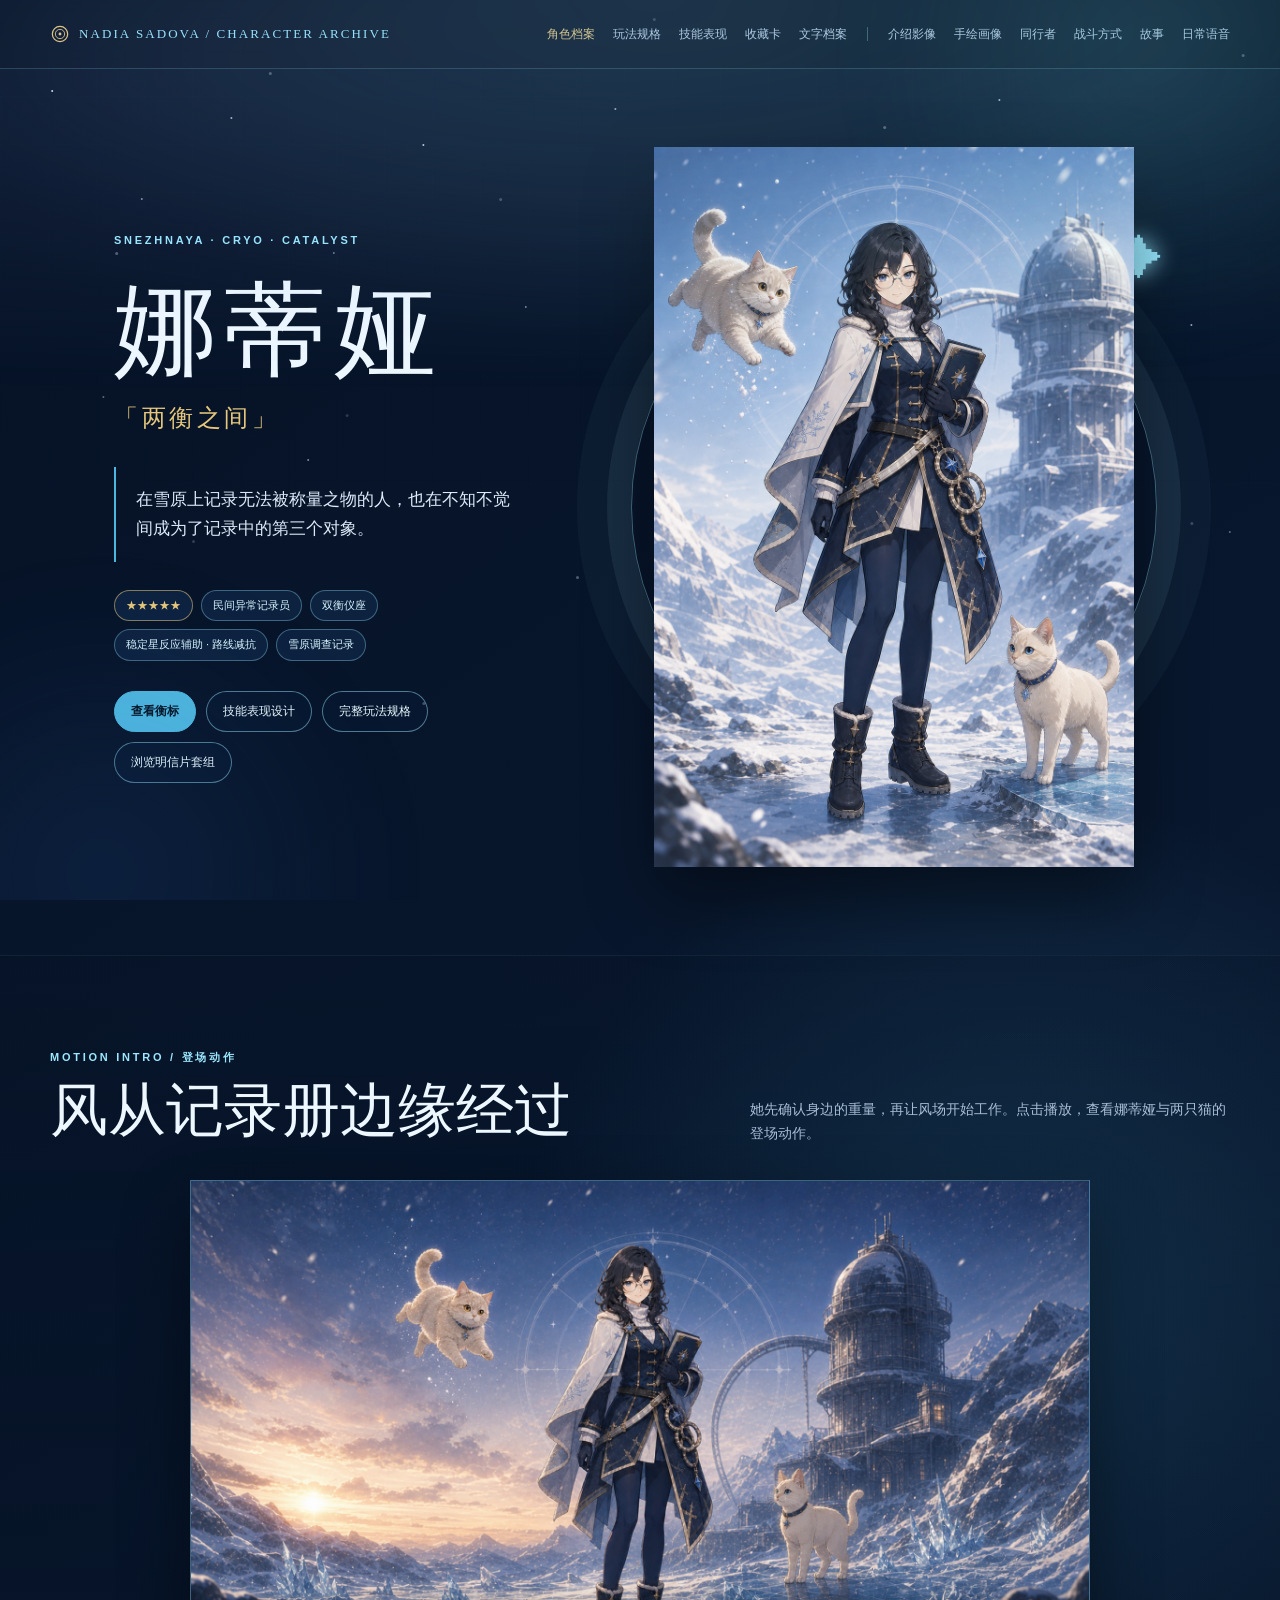
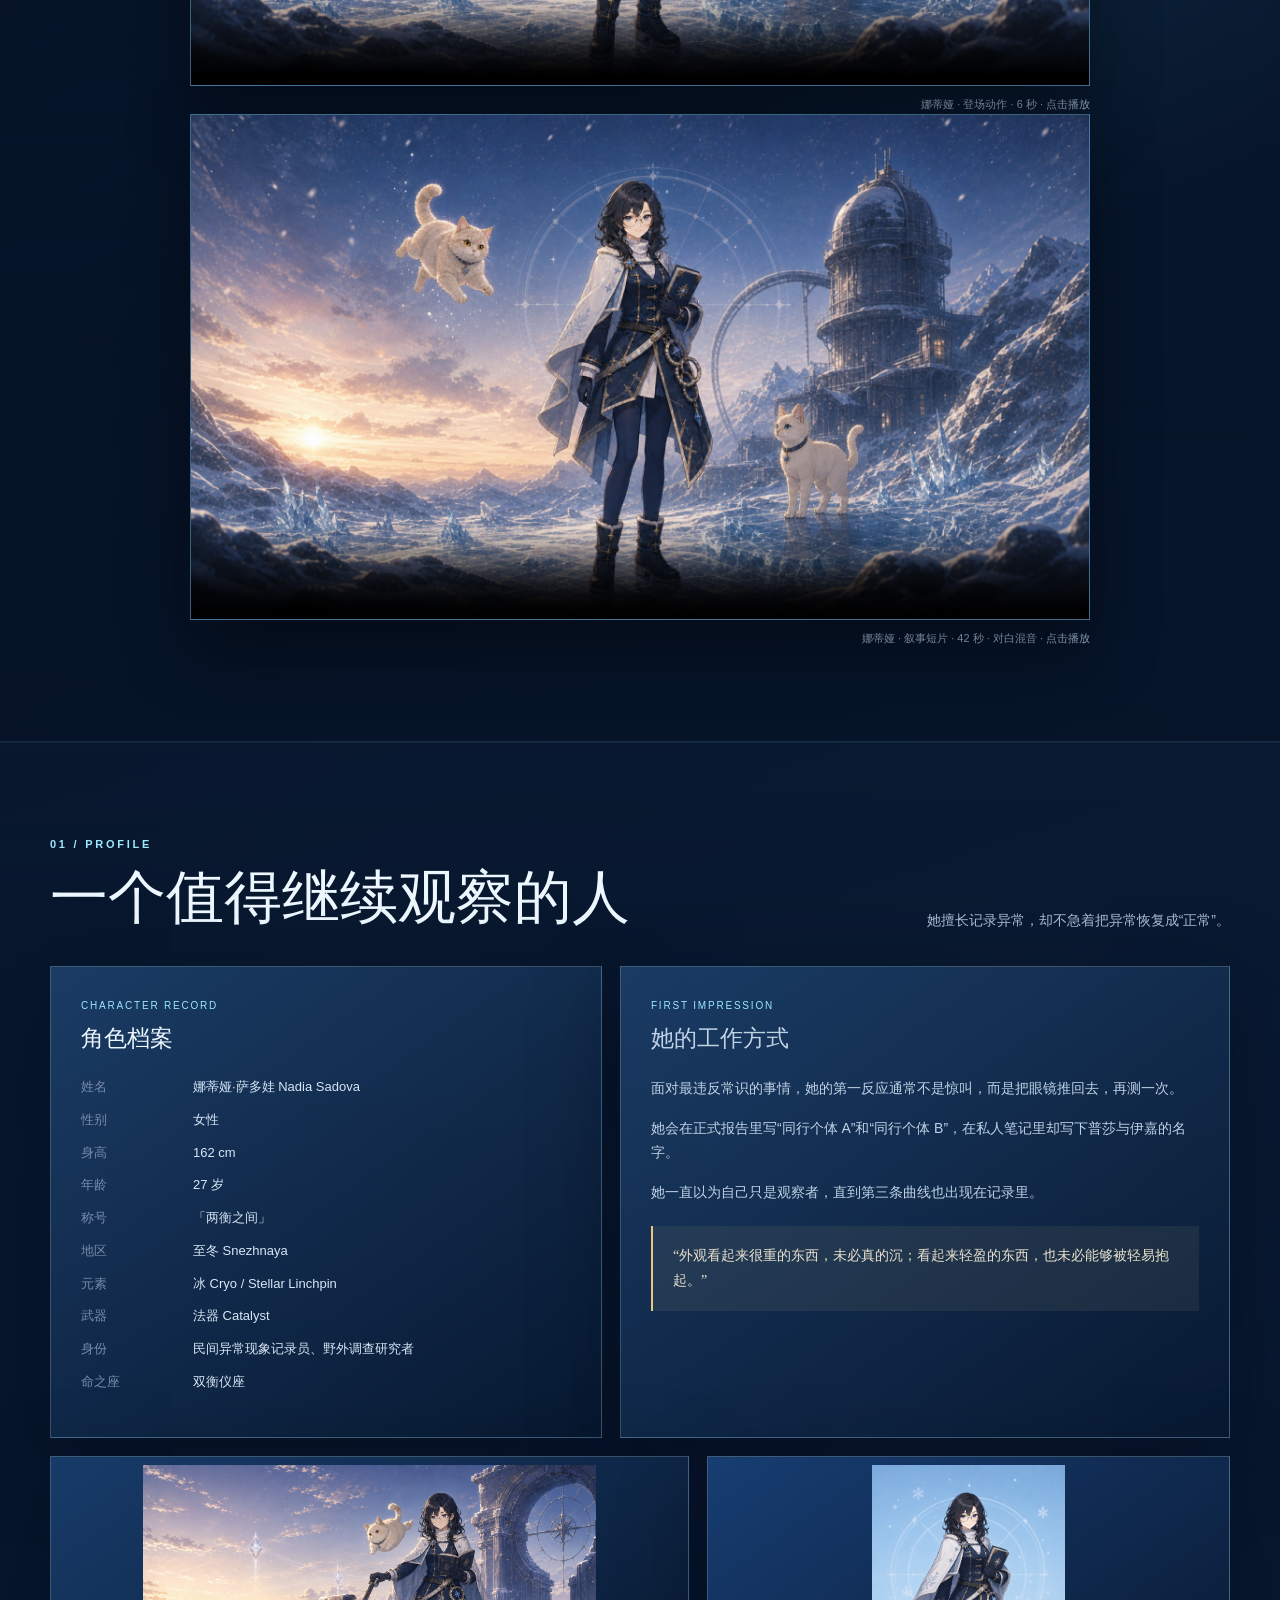
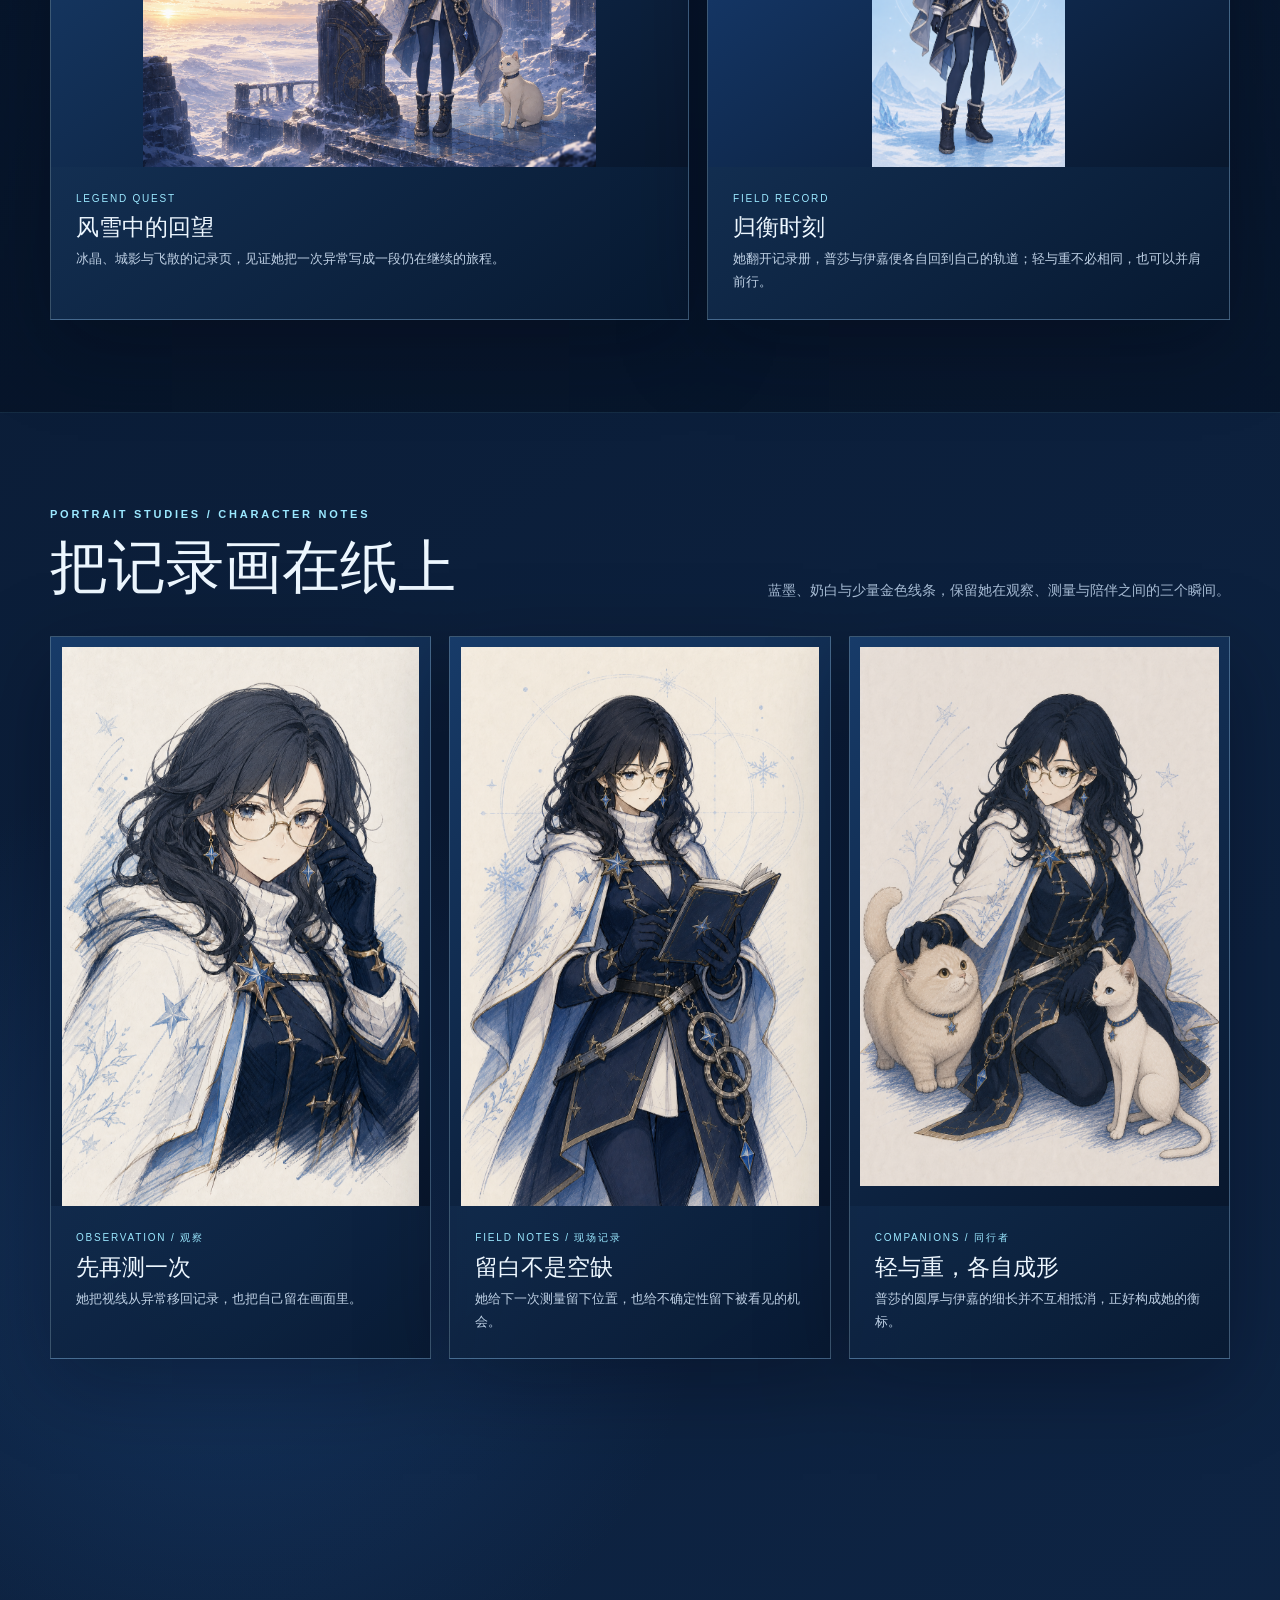
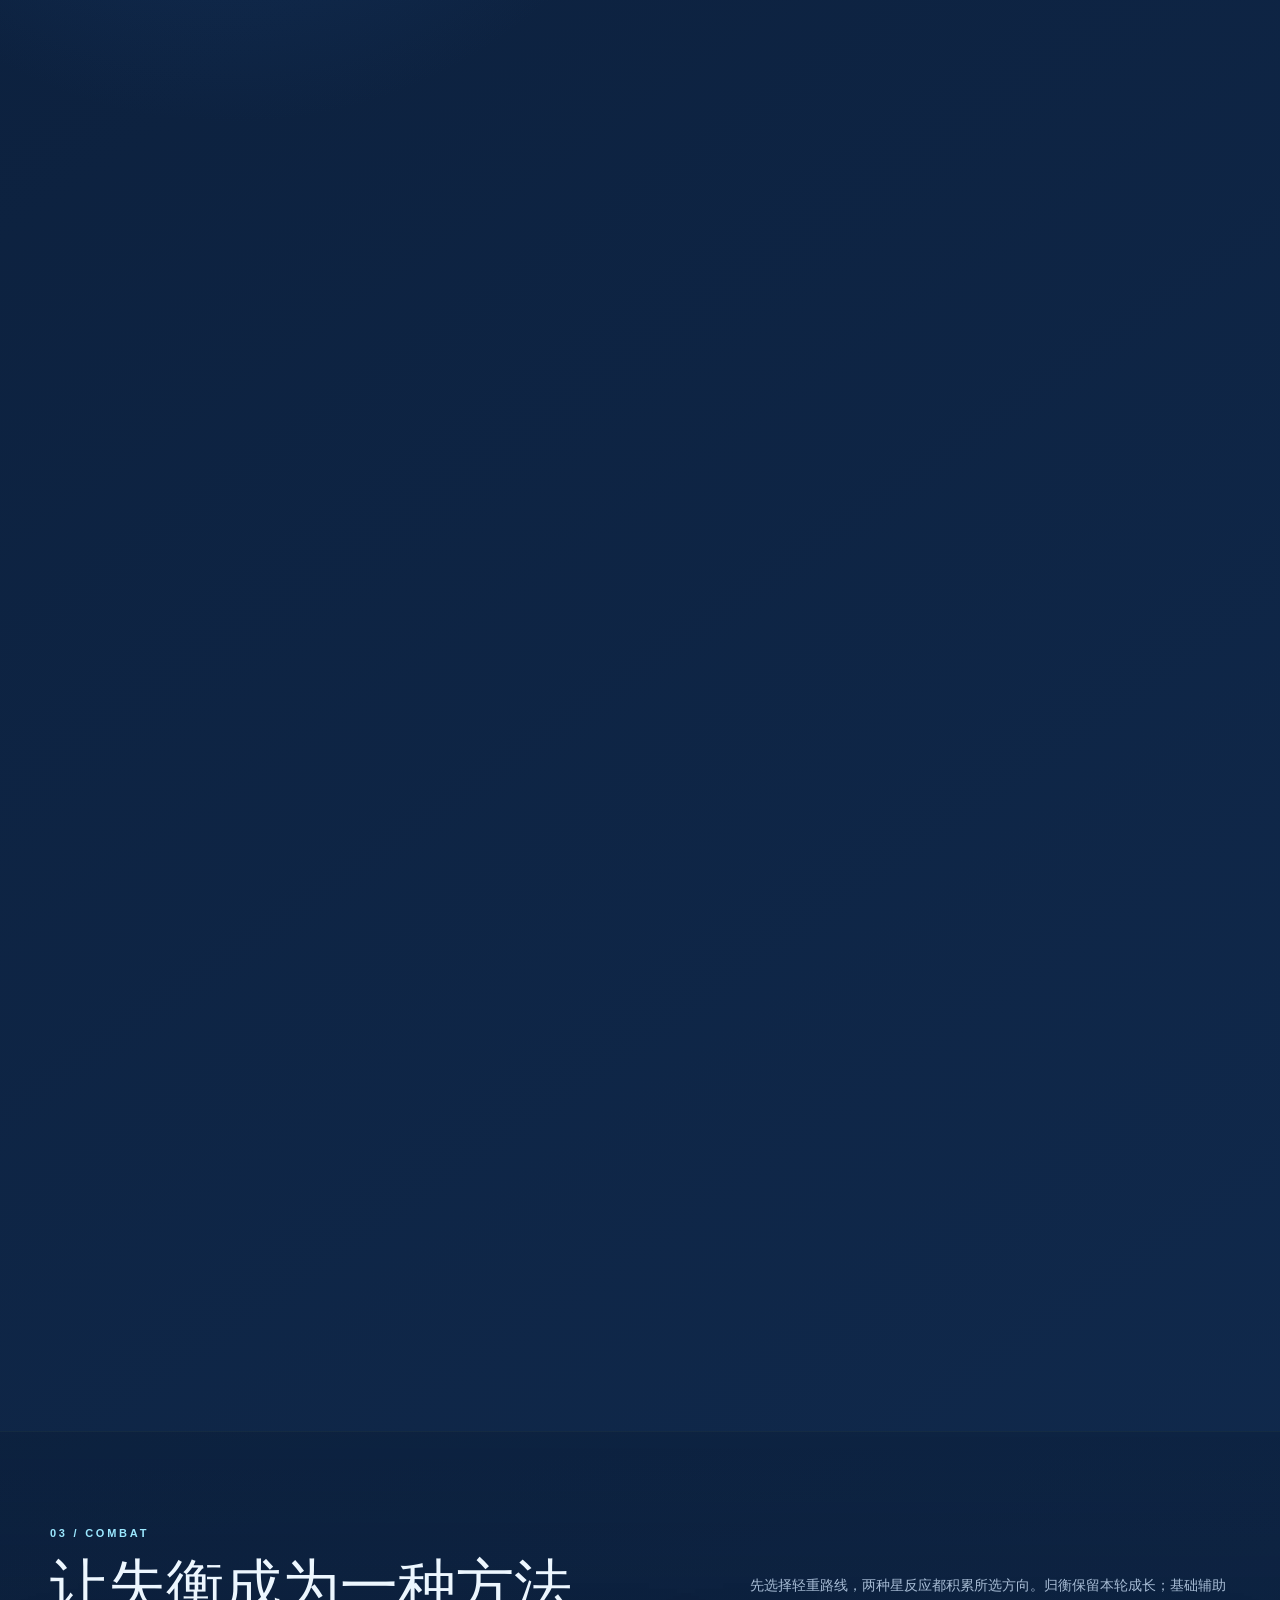
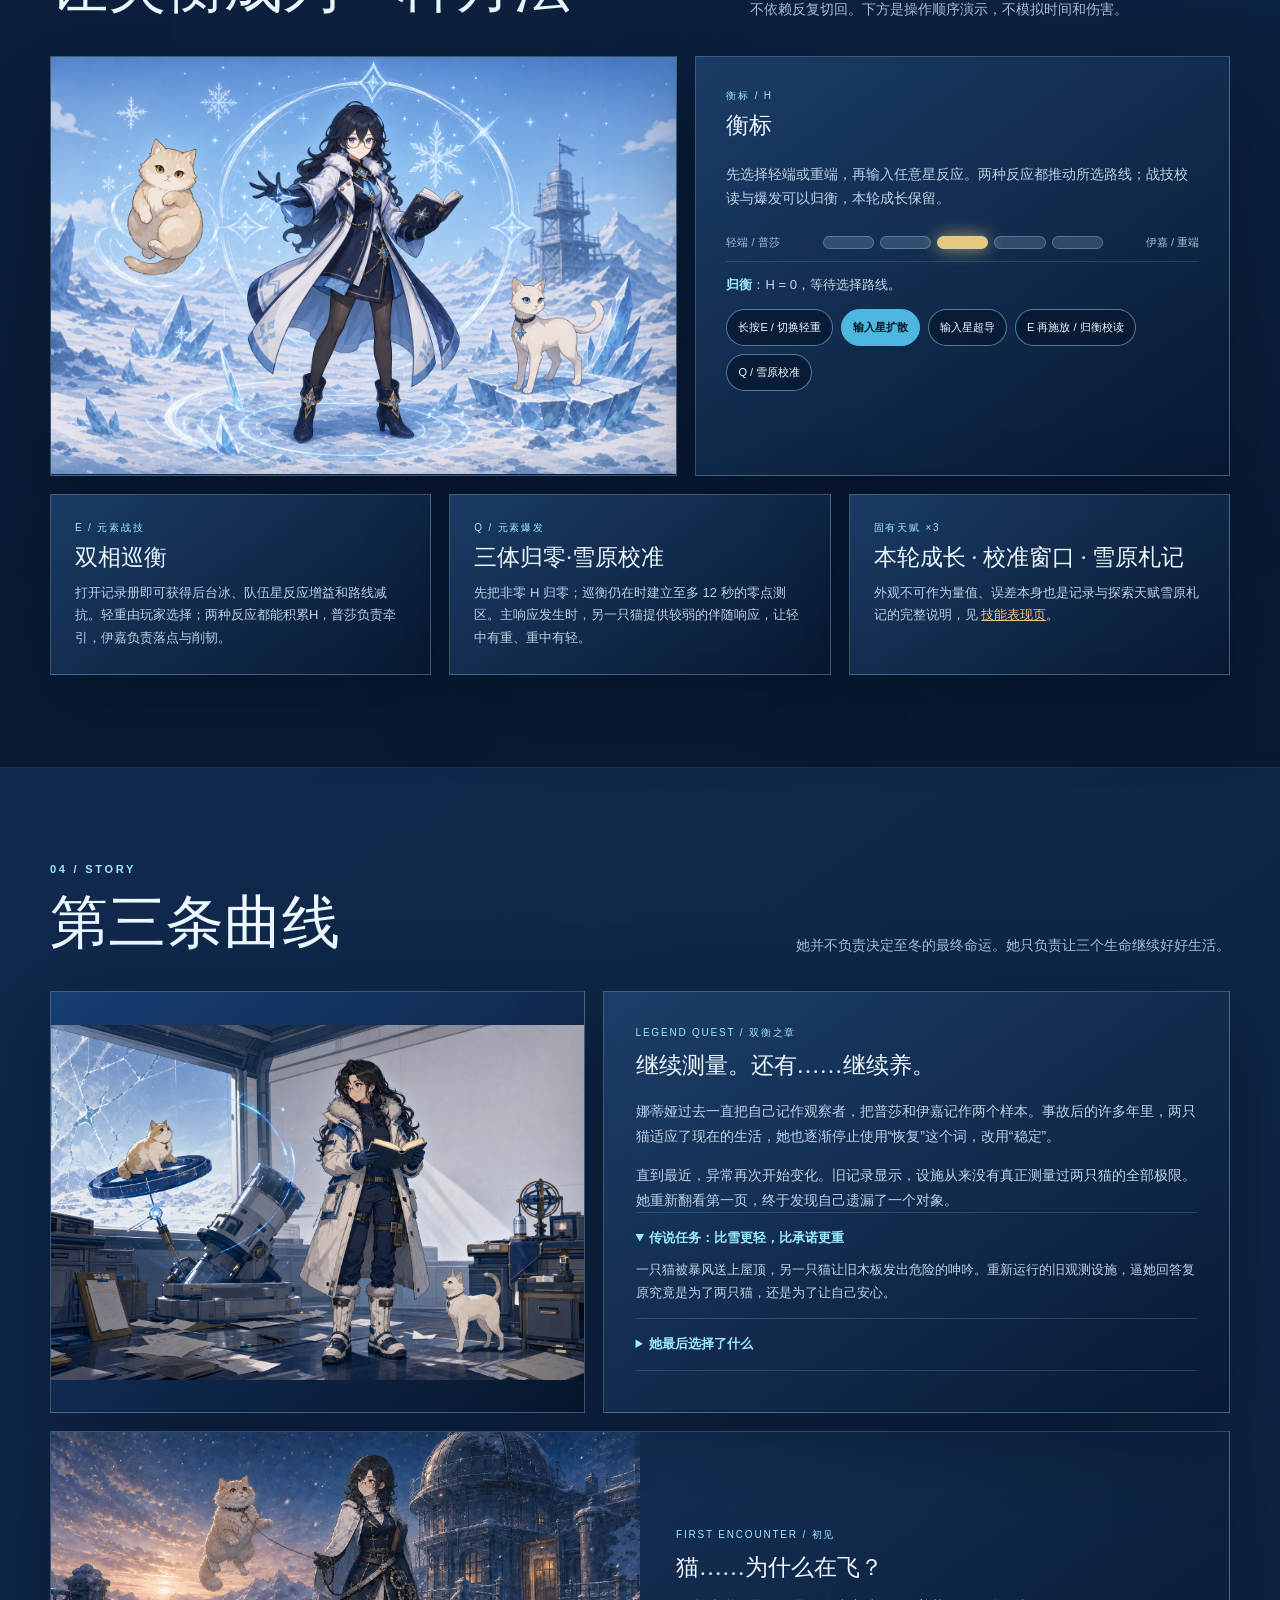
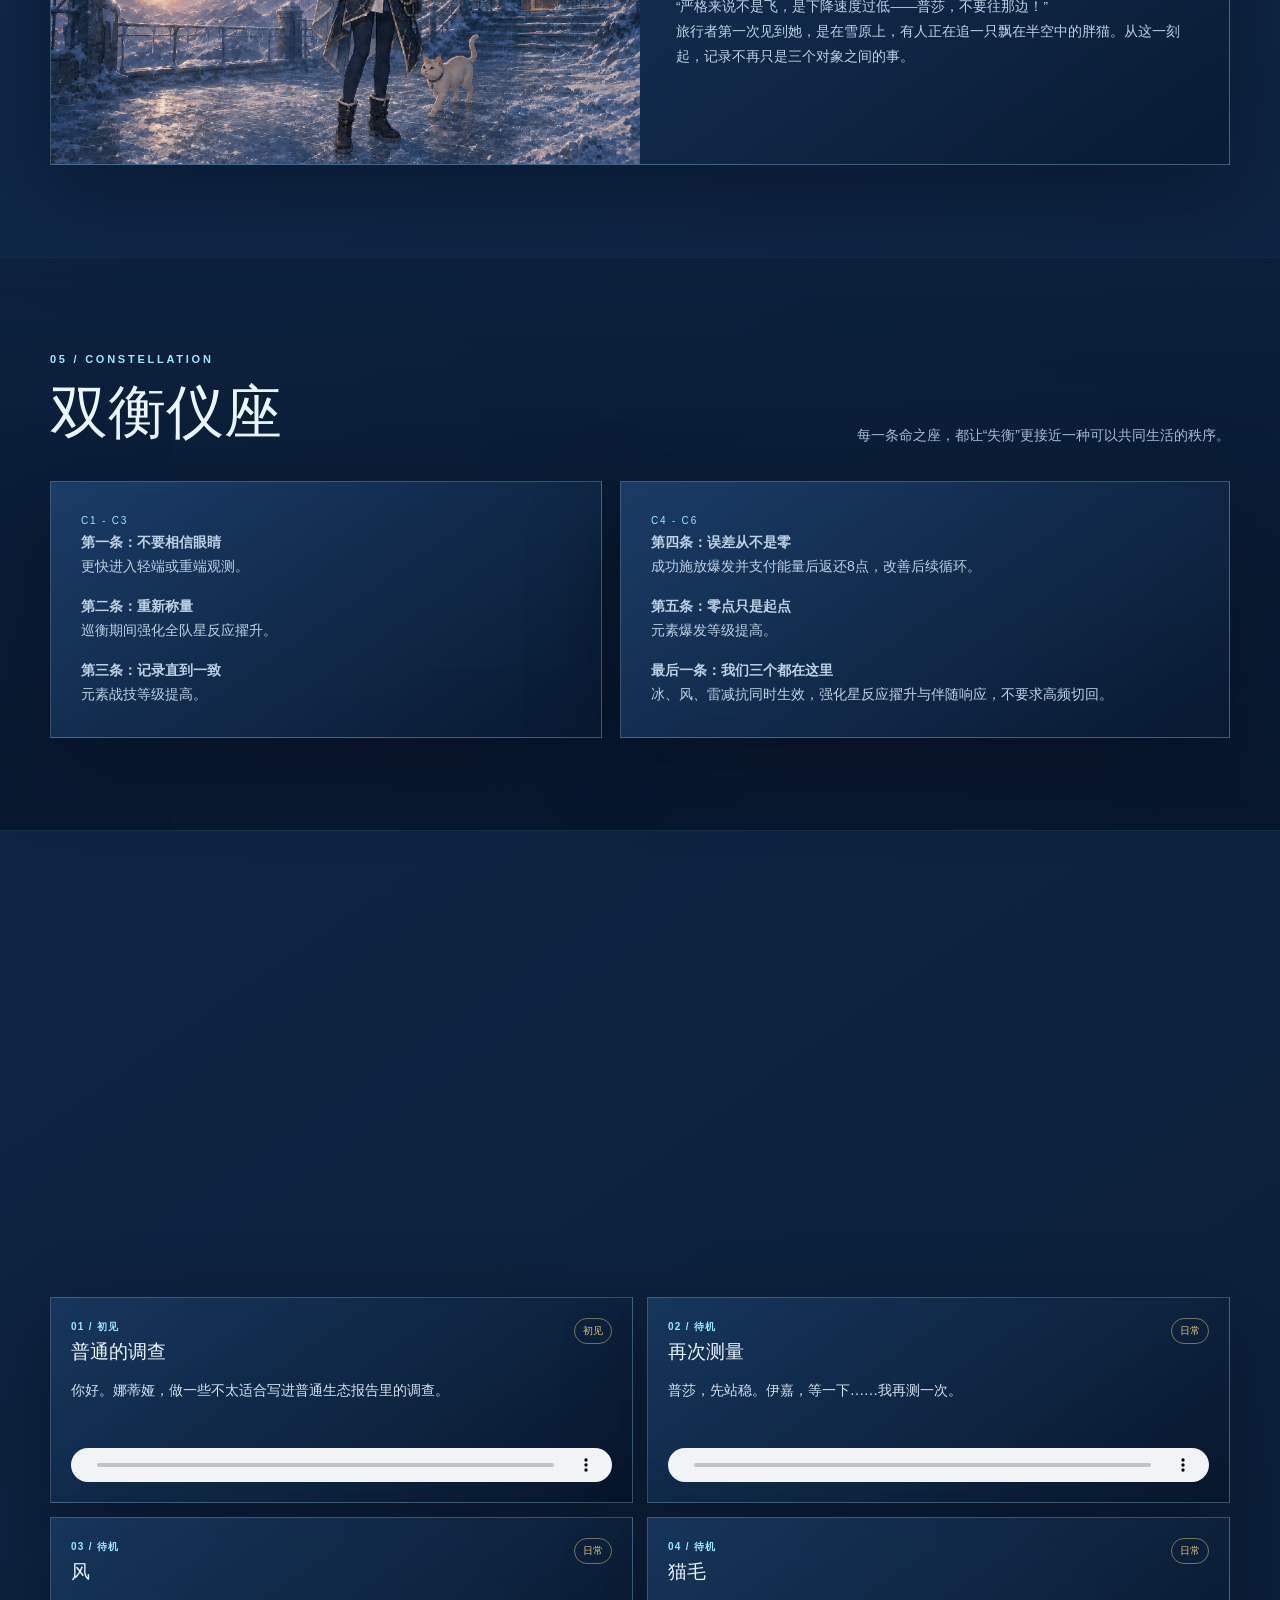
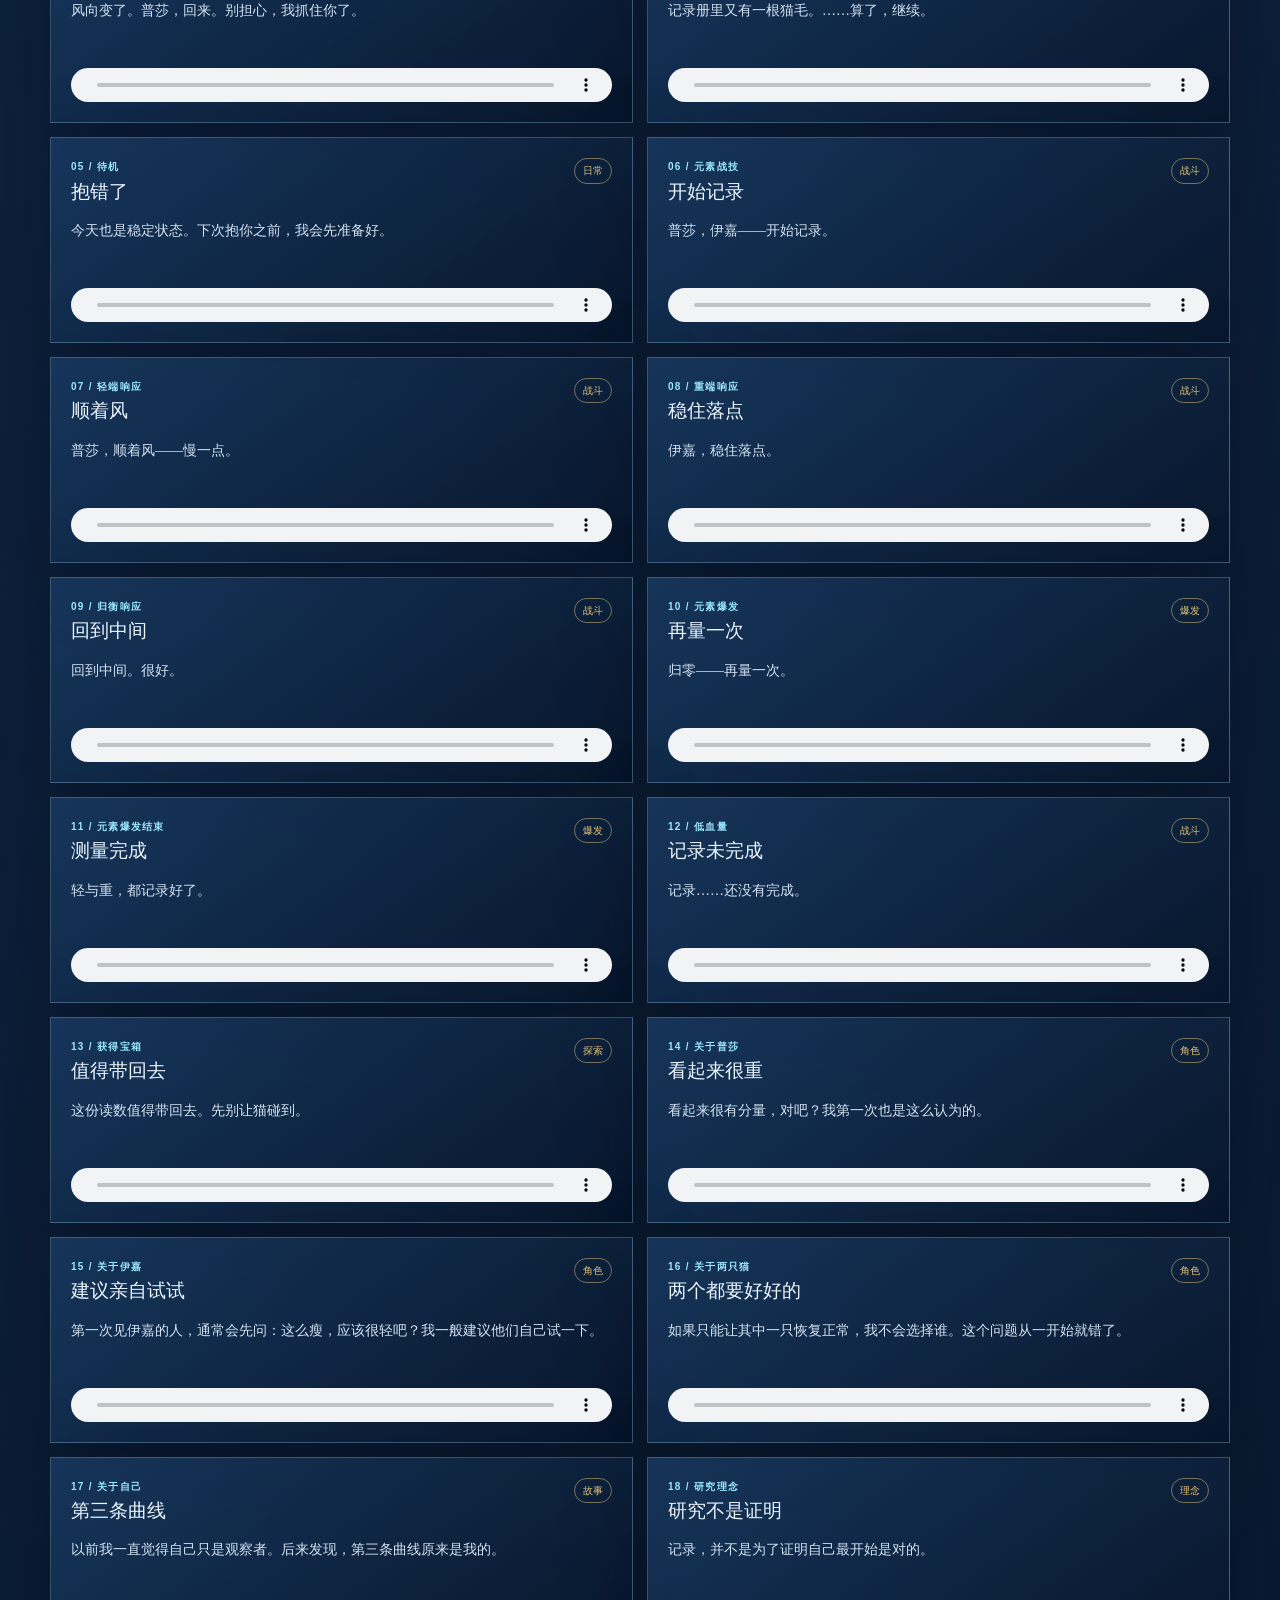
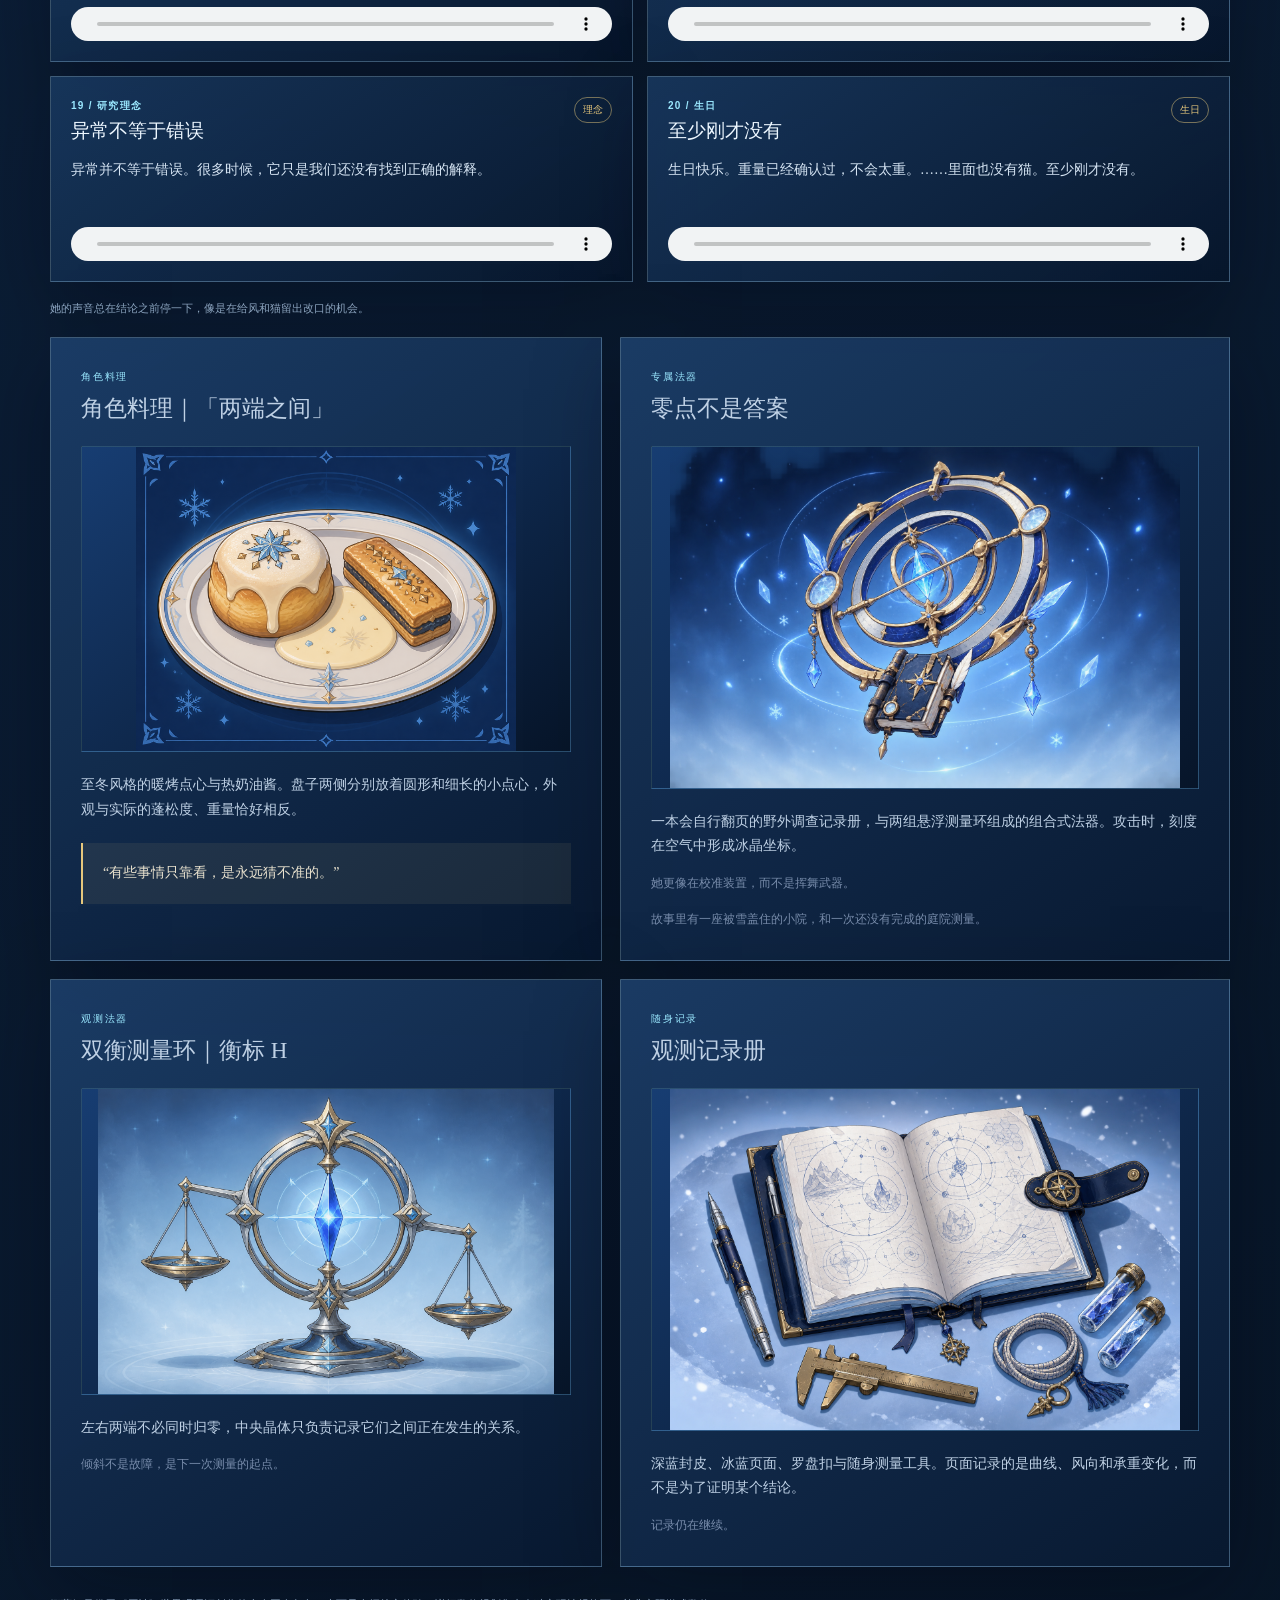
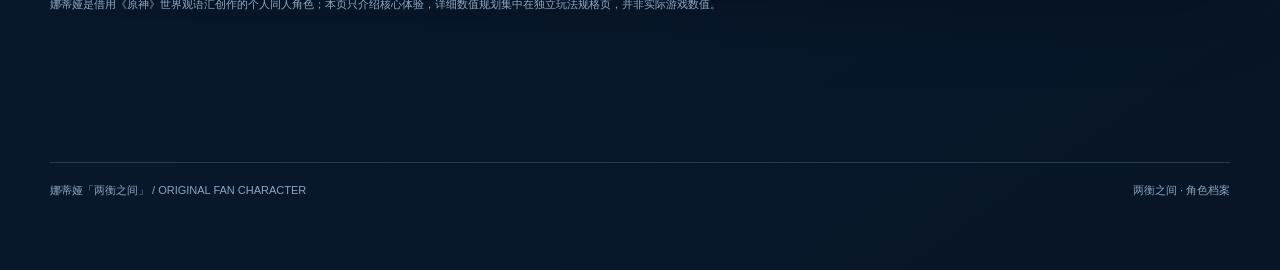
<file: output/nadia_character/index.html>
<!doctype html>
<html lang="zh-CN">
<head>
  <meta charset="utf-8">
  <meta name="viewport" content="width=device-width, initial-scale=1">
  <meta name="description" content="娜蒂娅「两衡之间」原创同人角色档案">
  <meta name="theme-color" content="#071426">
  <link rel="icon" href='data:image/svg+xml,<svg xmlns="http://www.w3.org/2000/svg" viewBox="0 0 24 24"><rect width="24" height="24" rx="5" fill="%23071426"/><circle cx="12" cy="12" r="9" fill="none" stroke="%239be8ff" stroke-width="1.6"/><circle cx="12" cy="12" r="5.6" fill="none" stroke="%239be8ff" stroke-width="1.2"/><circle cx="12" cy="12" r="1.7" fill="%23e6c77c"/></svg>'>
  <meta property="og:type" content="website">
  <meta property="og:title" content="娜蒂娅｜两衡之间 · 角色档案">
  <meta property="og:description" content="娜蒂娅「两衡之间」原创同人角色档案：角色、玩法、技能表现、明信片与语音。">
  <meta property="og:image" content="assets/nadia_splash_v4_canonical_refined.png">
  <title>娜蒂娅｜两衡之间 · 角色档案</title>
  <link rel="stylesheet" href="theme.css">
  <script src="ui.js" defer></script>
</head>
<body>
  <div class="ambient" aria-hidden="true">
    <div class="ambient-glow ambient-glow--one"></div>
    <div class="ambient-glow ambient-glow--two"></div>
    <div class="ambient-aurora"></div>
    <div class="ambient-stars"></div>
    <div class="ambient-snow-drift"><div class="ambient-snow"></div></div>
  </div>
  <header class="topbar">
    <div class="shell topbar-inner">
      <a class="brand" href="index.html" title="回到主页">
        <svg class="brand-mark" viewBox="0 0 24 24" aria-hidden="true"><circle cx="12" cy="12" r="9.2" fill="none" stroke="currentColor" stroke-width="1.5"/><circle cx="12" cy="12" r="5.6" fill="none" stroke="currentColor" stroke-width="1.1"/><circle cx="12" cy="12" r="1.7" fill="currentColor"/></svg>
        NADIA SADOVA / CHARACTER ARCHIVE</a>
      <nav aria-label="页面导航">
        <a href="index.html#profile" aria-current="page">角色档案</a>
        <a href="gameplay.html">玩法规格</a>
        <a href="skills.html">技能表现</a>
        <a href="postcards.html">收藏卡</a>
        <a href="character-notes.html">文字档案</a>
        <span class="nav-sep" aria-hidden="true"></span>
        <a href="#intro-motion">介绍影像</a>
        <a href="#portrait-studies">手绘画像</a>
        <a href="#companions">同行者</a>
        <a href="#combat">战斗方式</a>
        <a href="#story">故事</a>
        <a href="#voice">日常语音</a>
      </nav>
    </div>
  </header>

  <main>
    <section class="shell hero" aria-labelledby="hero-title">
      <div class="hero-copy">
        <div class="eyebrow" data-reveal>Snezhnaya · Cryo · Catalyst</div>
        <h1 id="hero-title" data-reveal style="transition-delay:90ms">娜蒂娅</h1>
        <p class="hero-subtitle" data-reveal style="transition-delay:180ms">「两衡之间」</p>
        <p class="hero-quote" data-reveal style="transition-delay:270ms">在雪原上记录无法被称量之物的人，也在不知不觉间成为了记录中的第三个对象。</p>
        <div class="badges" data-reveal style="transition-delay:360ms" aria-label="角色标签">
          <span class="badge gold">★★★★★</span>
          <span class="badge">民间异常记录员</span>
          <span class="badge">双衡仪座</span>
          <span class="badge">稳定星反应辅助 · 路线减抗</span>
          <span class="badge">雪原调查记录</span>
        </div>
        <div class="hero-actions" data-reveal style="transition-delay:450ms">
          <a class="button primary" href="#combat">查看衡标</a>
          <a class="button" href="skills.html">技能表现设计</a>
          <a class="button" href="gameplay.html">完整玩法规格</a>
          <a class="button" href="postcards.html">浏览明信片套组</a>
        </div>
      </div>
      <div class="hero-art">
        <figure class="hero-static-art" data-reveal style="transition-delay:220ms">
          <img src="assets/nadia_splash_v4_canonical_refined.png" alt="娜蒂娅站在雪原中，身旁两只猫处于不同状态" fetchpriority="high">
        </figure>
      </div>
    </section>

    <section class="section intro-motion" id="intro-motion" aria-labelledby="intro-motion-title">
      <div class="shell">
        <div class="section-head" data-reveal>
          <div><div class="eyebrow">MOTION INTRO / 登场动作</div><h2 id="intro-motion-title">风从记录册边缘经过</h2></div>
          <p>她先确认身边的重量，再让风场开始工作。点击播放，查看娜蒂娅与两只猫的登场动作。</p>
        </div>
        <figure class="intro-motion-card" data-reveal>
          <video class="intro-motion-video" controls playsinline preload="none" poster="assets/video/stills/nadia_video_k01_v01_intro_start_1920x1080.png" aria-label="娜蒂娅登场介绍视频">
            <source src="assets/video/nadia_video_v01_intro_720p_a01.mp4" type="video/mp4">
            您的浏览器不支持 HTML 视频。
          </video>
          <figcaption>娜蒂娅 · 登场动作 · 6 秒 · 点击播放</figcaption>
        </figure>
        <figure class="intro-motion-card" data-reveal style="transition-delay:80ms">
          <video class="intro-motion-video" controls playsinline preload="none" poster="assets/video/stills/nadia_video_k01_v01_intro_start_1920x1080.png" aria-label="娜蒂娅「两衡之间」叙事短片">
            <source src="assets/video/nadia_video_pv_between_two_weights_v1.mp4" type="video/mp4">
            您的浏览器不支持 HTML 视频。
          </video>
          <figcaption>娜蒂娅 · 叙事短片 · 42 秒 · 对白混音 · 点击播放</figcaption>
        </figure>
      </div>
    </section>

    <section class="section alt" id="profile">
      <div class="shell">
        <div class="section-head" data-reveal>
          <div><div class="eyebrow">01 / Profile</div><h2>一个值得继续观察的人</h2></div>
          <p>她擅长记录异常，却不急着把异常恢复成“正常”。</p>
        </div>
        <div class="profile-grid" data-reveal>
          <article class="panel profile-card">
            <div class="panel-label">Character record</div>
            <h3>角色档案</h3>
            <dl class="profile-table">
              <dt>姓名</dt><dd>娜蒂娅·萨多娃 Nadia Sadova</dd>
              <dt>性别</dt><dd>女性</dd>
              <dt>身高</dt><dd>162 cm</dd>
              <dt>年龄</dt><dd>27 岁</dd>
              <dt>称号</dt><dd>「两衡之间」</dd>
              <dt>地区</dt><dd>至冬 Snezhnaya</dd>
              <dt>元素</dt><dd>冰 Cryo / Stellar Linchpin</dd>
              <dt>武器</dt><dd>法器 Catalyst</dd>
              <dt>身份</dt><dd>民间异常现象记录员、野外调查研究者</dd>
              <dt>命之座</dt><dd>双衡仪座</dd>
            </dl>
          </article>
          <article class="panel profile-card copy">
            <div class="panel-label">First impression</div>
            <h3>她的工作方式</h3>
            <p>面对最违反常识的事情，她的第一反应通常不是惊叫，而是把眼镜推回去，再测一次。</p>
            <p>她会在正式报告里写“同行个体 A”和“同行个体 B”，在私人笔记里却写下普莎与伊嘉的名字。</p>
            <p>她一直以为自己只是观察者，直到第三条曲线也出现在记录里。</p>
            <div class="quote-box">“外观看起来很重的东西，未必真的沉；看起来轻盈的东西，也未必能够被轻易抱起。”</div>
          </article>
        </div>
        <div class="style-duality" data-reveal aria-label="娜蒂娅的两段同行记录">
          <article class="panel style-card refined">
            <figure><img src="assets/nadia_quest_v2_canonical_refined.png" alt="娜蒂娅与两只猫在旧观测设施前的同行记录"></figure>
            <div class="style-card-body">
              <div class="panel-label">LEGEND QUEST</div>
              <h3>风雪中的回望</h3>
              <p>冰晶、城影与飞散的记录页，见证她把一次异常写成一段仍在继续的旅程。</p>
            </div>
          </article>
          <article class="panel style-card ingame">
            <figure><img src="assets/nadia_character_v3_canonical.png" alt="娜蒂娅的标准角色全身立绘"></figure>
            <div class="style-card-body">
              <div class="panel-label">FIELD RECORD</div>
              <h3>归衡时刻</h3>
              <p>她翻开记录册，普莎与伊嘉便各自回到自己的轨道；轻与重不必相同，也可以并肩前行。</p>
            </div>
          </article>
        </div>
      </div>
    </section>

    <section class="section portrait-studies" id="portrait-studies">
      <div class="shell">
        <div class="section-head" data-reveal>
          <div><div class="eyebrow">PORTRAIT STUDIES / CHARACTER NOTES</div><h2>把记录画在纸上</h2></div>
          <p>蓝墨、奶白与少量金色线条，保留她在观察、测量与陪伴之间的三个瞬间。</p>
        </div>
        <div class="portrait-grid" data-reveal>
          <article class="panel portrait-card">
            <figure><img src="assets/portraits/nadia_portrait_study_01_observer.png" alt="娜蒂娅调整圆框眼镜的手绘近景画像" loading="lazy"></figure>
            <div class="portrait-card-body">
              <div class="panel-label">OBSERVATION / 观察</div>
              <h3>先再测一次</h3>
              <p>她把视线从异常移回记录，也把自己留在画面里。</p>
            </div>
          </article>
          <article class="panel portrait-card">
            <figure><img src="assets/portraits/nadia_portrait_study_02_field-notes.png" alt="娜蒂娅手持记录册与测量工具的手绘画像" loading="lazy"></figure>
            <div class="portrait-card-body">
              <div class="panel-label">FIELD NOTES / 现场记录</div>
              <h3>留白不是空缺</h3>
              <p>她给下一次测量留下位置，也给不确定性留下被看见的机会。</p>
            </div>
          </article>
          <article class="panel portrait-card">
            <figure><img src="assets/portraits/nadia_portrait_study_03_companions.png" alt="娜蒂娅与一圆一瘦两只猫相伴的手绘画像" loading="lazy"></figure>
            <div class="portrait-card-body">
              <div class="panel-label">COMPANIONS / 同行者</div>
              <h3>轻与重，各自成形</h3>
              <p>普莎的圆厚与伊嘉的细长并不互相抵消，正好构成她的衡标。</p>
            </div>
          </article>
        </div>
      </div>
    </section>

    <section class="section" id="companions">
      <div class="shell">
        <div class="section-head" data-reveal>
          <div><div class="eyebrow">02 / Companions</div><h2>不要用外观判断重量</h2></div>
          <p>它们是真实的家猫，不是使魔，也不是元素生命。只是和世界的锚定方式发生了改变。</p>
        </div>
        <div class="companion-layout" data-reveal>
          <div class="panel companion-art">
            <img src="assets/nadia_companions_v3_canonical_ingame.png" alt="娜蒂娅在观测站陪伴两只猫">
          </div>
          <div class="companion-copy">
            <article class="panel companion-card">
              <div class="phase">LIGHT PHASE / 轻相</div>
              <h3>普莎 Pusha</h3>
              <p>圆润、奶油金、琥珀眼。它看起来像一团很有分量的绒毛，实际上可能被风慢慢带走。长命锁与安全牵引绳，首先是为了防止它飘离地面。</p>
            </article>
            <article class="panel companion-card">
              <div class="phase">HEAVY PHASE / 重相</div>
              <h3>伊嘉 Igla</h3>
              <p>修长、象牙色、冰蓝眼。它走路依旧轻巧，却会让薄冰细裂、木板下陷。它已经适应自己的状态，只有第一次尝试抱起它的人还没有。</p>
            </article>
            <article class="panel companion-card anchor-diagram">
              <div class="phase">THE THIRD ANCHOR / 第三锚点</div>
              <h3>娜蒂娅与它们</h3>
              <div class="anchor-map" role="img" aria-label="三体锚定关系：普莎（轻相，锚定负荷向外偏移）与伊嘉（重相，锚定负荷向内偏移）分别连接向中央的娜蒂娅稳定锚点">
                <svg class="anchor-lines" viewBox="0 0 100 100" preserveAspectRatio="none" aria-hidden="true">
                  <path d="M 13 18 C 26 46, 38 60, 50 82" fill="none" stroke="rgba(155,232,255,.5)" stroke-width="1.6" stroke-dasharray="3 4" vector-effect="non-scaling-stroke"/>
                  <path d="M 87 18 C 74 46, 62 60, 50 82" fill="none" stroke="rgba(155,232,255,.5)" stroke-width="1.6" stroke-dasharray="3 4" vector-effect="non-scaling-stroke"/>
                </svg>
                <div class="anchor-node anchor-pusha"><b>普莎</b><span>轻相 · 锚定负荷向外偏移</span></div>
                <div class="anchor-node anchor-igla"><b>伊嘉</b><span>重相 · 锚定负荷向内偏移</span></div>
                <div class="anchor-node anchor-nadia"><b>娜蒂娅</b><span>两者之间的稳定锚点</span></div>
              </div>
              <p>“重”不是猫的真实质量，“轻”也不是失去身体，而是锚定关系在接触和测量时表现出的负荷。她过去一直把对象记成“2”，实际上是“3”。</p>
            </article>
          </div>
        </div>
        <div class="companion-videos" data-reveal aria-labelledby="companion-videos-title">
          <div class="companion-videos-head">
            <div>
              <div class="panel-label">MOTION STUDIES / 生活片段</div>
              <h3 id="companion-videos-title">在风里抓住普莎，也抱起伊嘉</h3>
            </div>
            <p>手动播放 · 保留视频环境音 · 对应角色语音在语音库单独试听</p>
          </div>
          <div class="companion-video-grid">
            <article class="panel companion-video-card">
              <figure class="companion-video-media">
                <video controls playsinline preload="none" poster="assets/video/stills/nadia_video_k12_v07_wind_start_ingame_1920x1080.png" aria-label="风起时娜蒂娅扣上牵引绳并抓住普莎">
                  <source src="assets/video/nadia_video_v07_wind_720p_a01.mp4" type="video/mp4">
                  您的浏览器不支持 HTML 视频。
                </video>
              </figure>
              <div class="companion-video-body">
                <div class="video-meta">V07 / 风 · 8 秒</div>
                <h3>风向变了</h3>
                <p>她先看向普莎、停笔并夹住记录册，再扣上牵引绳；普莎被风托起，伊嘉走到她的膝侧。</p>
              </div>
            </article>
            <article class="panel companion-video-card">
              <figure class="companion-video-media">
                <video controls playsinline preload="none" poster="assets/video/stills/nadia_video_k14_v08_hug_start_ingame_1920x1080.png" aria-label="娜蒂娅双手抱起伊嘉">
                  <source src="assets/video/nadia_video_v08_hug_720p_a01.mp4" type="video/mp4">
                  您的浏览器不支持 HTML 视频。
                </video>
              </figure>
              <div class="companion-video-body">
                <div class="video-meta">V08 / 抱错了 · 6 秒</div>
                <h3>今天也是稳定状态</h3>
                <p>她原本单手去抱伊嘉，随后蹲下改用双手抱起；普莎安静地坐在背景垫子上。</p>
              </div>
            </article>
          </div>
        </div>
      </div>
    </section>

    <section class="section alt" id="combat">
      <div class="shell">
        <div class="section-head" data-reveal>
          <div><div class="eyebrow">03 / Combat</div><h2>让失衡成为一种方法</h2></div>
          <p>先选择轻重路线，两种星反应都积累所选方向。归衡保留本轮成长；基础辅助不依赖反复切回。下方是操作顺序演示，不模拟时间和伤害。</p>
        </div>
        <div class="combat-layout" data-reveal>
          <div class="panel combat-art">
            <img src="assets/nadia_action_v2_ingame.png" alt="娜蒂娅展开法器，两只猫分别处于浮动与重压冰面状态">
          </div>
          <div class="panel combat-copy">
            <div class="panel-label">衡标 / H</div>
            <h3>衡标</h3>
            <p class="copy">先选择轻端或重端，再输入任意星反应。两种反应都推动所选路线；战技校读与爆发可以归衡，本轮成长保留。</p>
            <div class="meter-wrap" aria-label="衡标状态">
              <div class="meter-label">轻端 / 普莎</div>
              <div class="meter" id="meter" role="meter" aria-valuemin="-2" aria-valuemax="2" aria-valuenow="0" aria-label="衡标">
                <span class="meter-cell"></span><span class="meter-cell"></span><span class="meter-cell center active"></span><span class="meter-cell"></span><span class="meter-cell"></span>
              </div>
              <div class="meter-label">伊嘉 / 重端</div>
            </div>
            <p class="state-line" id="state-line" aria-live="polite"><strong>归衡</strong>：H = 0，等待选择路线。</p>
            <div class="controls">
              <button class="control-button" data-action="select">长按E / 切换轻重</button>
              <button class="control-button primary" data-action="light">输入星扩散</button>
              <button class="control-button" data-action="heavy">输入星超导</button>
              <button class="control-button" data-action="return">E 再施放 / 归衡校读</button>
              <button class="control-button" data-action="burst">Q / 雪原校准</button>
            </div>
          </div>
        </div>
        <div class="ability-grid" data-reveal>
          <article class="panel ability-card">
            <div class="panel-label">E / 元素战技</div>
            <h3>双相巡衡</h3>
            <p>打开记录册即可获得后台冰、队伍星反应增益和路线减抗。轻重由玩家选择；两种反应都能积累H，普莎负责牵引，伊嘉负责落点与削韧。</p>
          </article>
          <article class="panel ability-card">
            <div class="panel-label">Q / 元素爆发</div>
            <h3>三体归零·雪原校准</h3>
            <p>先把非零 H 归零；巡衡仍在时建立至多 12 秒的零点测区。主响应发生时，另一只猫提供较弱的伴随响应，让轻中有重、重中有轻。</p>
          </article>
          <article class="panel ability-card">
            <div class="panel-label">固有天赋 ×3</div>
            <h3>本轮成长 · 校准窗口 · 雪原札记</h3>
            <p>外观不可作为量值、误差本身也是记录与探索天赋雪原札记的完整说明，见 <a href="skills.html#abilities">技能表现页</a>。</p>
          </article>
        </div>
      </div>
    </section>

    <section class="section" id="story">
      <div class="shell">
        <div class="section-head" data-reveal>
          <div><div class="eyebrow">04 / Story</div><h2>第三条曲线</h2></div>
          <p>她并不负责决定至冬的最终命运。她只负责让三个生命继续好好生活。</p>
        </div>
        <div class="story-layout" data-reveal>
          <div class="panel story-image">
            <img src="assets/nadia_story_after_v1_ingame.png" alt="事故之后，娜蒂娅在受损观测站里记录">
          </div>
          <div class="panel story-copy">
            <div class="panel-label">Legend quest / 双衡之章</div>
            <h3>继续测量。还有……继续养。</h3>
            <div class="copy">
              <p>娜蒂娅过去一直把自己记作观察者，把普莎和伊嘉记作两个样本。事故后的许多年里，两只猫适应了现在的生活，她也逐渐停止使用“恢复”这个词，改用“稳定”。</p>
              <p>直到最近，异常再次开始变化。旧记录显示，设施从来没有真正测量过两只猫的全部极限。她重新翻看第一页，终于发现自己遗漏了一个对象。</p>
            </div>
            <details open><summary>传说任务：比雪更轻，比承诺更重</summary><p>一只猫被暴风送上屋顶，另一只猫让旧木板发出危险的呻吟。重新运行的旧观测设施，逼她回答复原究竟是为了两只猫，还是为了让自己安心。</p></details>
            <details><summary>她最后选择了什么</summary><p>拒绝强制复原，稳定现在的三者。她没有得到“治好它们”的答案，但她得到了继续和它们一起生活的方法。</p></details>
          </div>
        </div>
        <div class="panel first-meeting" data-reveal>
          <div class="first-meeting-media">
            <img src="assets/video/stills/nadia_video_k13_v07_wind_end_ingame_v4_1920x1080.png" alt="圆润的普莎被风托起，娜蒂娅握着牵引绳看着它，伊嘉走向她的膝侧">
          </div>
          <div class="first-meeting-copy">
            <div class="panel-label">First encounter / 初见</div>
            <h3>猫……为什么在飞？</h3>
            <p class="first-meeting-line">“严格来说不是飞，是下降速度过低——普莎，不要往那边！”</p>
            <p>旅行者第一次见到她，是在雪原上，有人正在追一只飘在半空中的胖猫。从这一刻起，记录不再只是三个对象之间的事。</p>
          </div>
        </div>
      </div>
    </section>

    <section class="section alt" id="constellation">
      <div class="shell">
        <div class="section-head" data-reveal>
          <div><div class="eyebrow">05 / Constellation</div><h2>双衡仪座</h2></div>
          <p>每一条命之座，都让“失衡”更接近一种可以共同生活的秩序。</p>
        </div>
        <div class="profile-grid" data-reveal>
          <article class="panel profile-card copy">
            <div class="panel-label">C1 - C3</div>
            <p><strong>第一条：不要相信眼睛</strong><br>更快进入轻端或重端观测。</p>
            <p><strong>第二条：重新称量</strong><br>巡衡期间强化全队星反应擢升。</p>
            <p><strong>第三条：记录直到一致</strong><br>元素战技等级提高。</p>
          </article>
          <article class="panel profile-card copy">
            <div class="panel-label">C4 - C6</div>
            <p><strong>第四条：误差从不是零</strong><br>成功施放爆发并支付能量后返还8点，改善后续循环。</p>
            <p><strong>第五条：零点只是起点</strong><br>元素爆发等级提高。</p>
            <p><strong>最后一条：我们三个都在这里</strong><br>冰、风、雷减抗同时生效，强化星反应擢升与伴随响应，不要求高频切回。</p>
          </article>
        </div>
      </div>
    </section>

    <section class="section" id="voice">
      <div class="shell">
        <div class="section-head" data-reveal>
          <div><div class="eyebrow">06 / Voice & Daily</div><h2>异常不等于错误</h2></div>
          <p>严谨记录之外，她仍然会被猫毛、风和一只太重的猫打断。</p>
        </div>
        <div class="quote-grid" data-reveal>
          <blockquote>“这个我还没有证据。”</blockquote>
          <blockquote>“不知道原因，也是一种结果。”</blockquote>
          <blockquote>“继续测量。还有……继续养。”</blockquote>
        </div>
        <div class="voice-library-head" data-reveal>
          <div>
            <div class="panel-label">她的语音记录 / 20 条</div>
            <h3>逐条听见她的记录</h3>
          </div>
          <p>普通话语音 · 点击试听 · 不自动播放</p>
        </div>
        <div class="voice-grid" data-reveal aria-label="娜蒂娅中文语音列表">
          <article class="panel voice-card" data-voice-line="01">
            <div class="voice-card-head"><div><div class="voice-index">01 / 初见</div><h3>普通的调查</h3></div><span class="voice-scene">初见</span></div>
            <p class="voice-text">你好。娜蒂娅，做一些不太适合写进普通生态报告里的调查。</p>
            <audio controls preload="none" src="assets/audio/nadia_voice_01_greeting.mp3"><a href="assets/audio/nadia_voice_01_greeting.mp3">下载语音 01</a></audio>
          </article>
          <article class="panel voice-card" data-voice-line="02">
            <div class="voice-card-head"><div><div class="voice-index">02 / 待机</div><h3>再次测量</h3></div><span class="voice-scene">日常</span></div>
            <p class="voice-text">普莎，先站稳。伊嘉，等一下……我再测一次。</p>
            <audio controls preload="none" src="assets/audio/nadia_voice_02_remeasure.mp3"><a href="assets/audio/nadia_voice_02_remeasure.mp3">下载语音 02</a></audio>
          </article>
          <article class="panel voice-card" data-voice-line="03">
            <div class="voice-card-head"><div><div class="voice-index">03 / 待机</div><h3>风</h3></div><span class="voice-scene">日常</span></div>
            <p class="voice-text">风向变了。普莎，回来。别担心，我抓住你了。</p>
            <audio controls preload="none" src="assets/audio/nadia_voice_03_wind.mp3"><a href="assets/audio/nadia_voice_03_wind.mp3">下载语音 03</a></audio>
          </article>
          <article class="panel voice-card" data-voice-line="04">
            <div class="voice-card-head"><div><div class="voice-index">04 / 待机</div><h3>猫毛</h3></div><span class="voice-scene">日常</span></div>
            <p class="voice-text">记录册里又有一根猫毛。……算了，继续。</p>
            <audio controls preload="none" src="assets/audio/nadia_voice_04_fur.mp3"><a href="assets/audio/nadia_voice_04_fur.mp3">下载语音 04</a></audio>
          </article>
          <article class="panel voice-card" data-voice-line="05">
            <div class="voice-card-head"><div><div class="voice-index">05 / 待机</div><h3>抱错了</h3></div><span class="voice-scene">日常</span></div>
            <p class="voice-text">今天也是稳定状态。下次抱你之前，我会先准备好。</p>
            <audio controls preload="none" src="assets/audio/nadia_voice_05_heavy_hug.mp3"><a href="assets/audio/nadia_voice_05_heavy_hug.mp3">下载语音 05</a></audio>
          </article>
          <article class="panel voice-card" data-voice-line="06">
            <div class="voice-card-head"><div><div class="voice-index">06 / 元素战技</div><h3>开始记录</h3></div><span class="voice-scene">战斗</span></div>
            <p class="voice-text">普莎，伊嘉——开始记录。</p>
            <audio controls preload="none" src="assets/audio/nadia_voice_06_skill.mp3"><a href="assets/audio/nadia_voice_06_skill.mp3">下载语音 06</a></audio>
          </article>
          <article class="panel voice-card" data-voice-line="07">
            <div class="voice-card-head"><div><div class="voice-index">07 / 轻端响应</div><h3>顺着风</h3></div><span class="voice-scene">战斗</span></div>
            <p class="voice-text">普莎，顺着风——慢一点。</p>
            <audio controls preload="none" src="assets/audio/nadia_voice_07_light_phase.mp3"><a href="assets/audio/nadia_voice_07_light_phase.mp3">下载语音 07</a></audio>
          </article>
          <article class="panel voice-card" data-voice-line="08">
            <div class="voice-card-head"><div><div class="voice-index">08 / 重端响应</div><h3>稳住落点</h3></div><span class="voice-scene">战斗</span></div>
            <p class="voice-text">伊嘉，稳住落点。</p>
            <audio controls preload="none" src="assets/audio/nadia_voice_08_heavy_phase.mp3"><a href="assets/audio/nadia_voice_08_heavy_phase.mp3">下载语音 08</a></audio>
          </article>
          <article class="panel voice-card" data-voice-line="09">
            <div class="voice-card-head"><div><div class="voice-index">09 / 归衡响应</div><h3>回到中间</h3></div><span class="voice-scene">战斗</span></div>
            <p class="voice-text">回到中间。很好。</p>
            <audio controls preload="none" src="assets/audio/nadia_voice_09_return_zero.mp3"><a href="assets/audio/nadia_voice_09_return_zero.mp3">下载语音 09</a></audio>
          </article>
          <article class="panel voice-card" data-voice-line="10">
            <div class="voice-card-head"><div><div class="voice-index">10 / 元素爆发</div><h3>再量一次</h3></div><span class="voice-scene">爆发</span></div>
            <p class="voice-text">归零——再量一次。</p>
            <audio controls preload="none" src="assets/audio/nadia_voice_10_burst_start.mp3"><a href="assets/audio/nadia_voice_10_burst_start.mp3">下载语音 10</a></audio>
          </article>
          <article class="panel voice-card" data-voice-line="11">
            <div class="voice-card-head"><div><div class="voice-index">11 / 元素爆发结束</div><h3>测量完成</h3></div><span class="voice-scene">爆发</span></div>
            <p class="voice-text">轻与重，都记录好了。</p>
            <audio controls preload="none" src="assets/audio/nadia_voice_11_burst_end.mp3"><a href="assets/audio/nadia_voice_11_burst_end.mp3">下载语音 11</a></audio>
          </article>
          <article class="panel voice-card" data-voice-line="12">
            <div class="voice-card-head"><div><div class="voice-index">12 / 低血量</div><h3>记录未完成</h3></div><span class="voice-scene">战斗</span></div>
            <p class="voice-text">记录……还没有完成。</p>
            <audio controls preload="none" src="assets/audio/nadia_voice_12_low_hp.mp3"><a href="assets/audio/nadia_voice_12_low_hp.mp3">下载语音 12</a></audio>
          </article>
          <article class="panel voice-card" data-voice-line="13">
            <div class="voice-card-head"><div><div class="voice-index">13 / 获得宝箱</div><h3>值得带回去</h3></div><span class="voice-scene">探索</span></div>
            <p class="voice-text">这份读数值得带回去。先别让猫碰到。</p>
            <audio controls preload="none" src="assets/audio/nadia_voice_13_treasure.mp3"><a href="assets/audio/nadia_voice_13_treasure.mp3">下载语音 13</a></audio>
          </article>
          <article class="panel voice-card" data-voice-line="14">
            <div class="voice-card-head"><div><div class="voice-index">14 / 关于普莎</div><h3>看起来很重</h3></div><span class="voice-scene">角色</span></div>
            <p class="voice-text">看起来很有分量，对吧？我第一次也是这么认为的。</p>
            <audio controls preload="none" src="assets/audio/nadia_voice_14_about_pusha.mp3"><a href="assets/audio/nadia_voice_14_about_pusha.mp3">下载语音 14</a></audio>
          </article>
          <article class="panel voice-card" data-voice-line="15">
            <div class="voice-card-head"><div><div class="voice-index">15 / 关于伊嘉</div><h3>建议亲自试试</h3></div><span class="voice-scene">角色</span></div>
            <p class="voice-text">第一次见伊嘉的人，通常会先问：这么瘦，应该很轻吧？我一般建议他们自己试一下。</p>
            <audio controls preload="none" src="assets/audio/nadia_voice_15_about_igla.mp3"><a href="assets/audio/nadia_voice_15_about_igla.mp3">下载语音 15</a></audio>
          </article>
          <article class="panel voice-card" data-voice-line="16">
            <div class="voice-card-head"><div><div class="voice-index">16 / 关于两只猫</div><h3>两个都要好好的</h3></div><span class="voice-scene">角色</span></div>
            <p class="voice-text">如果只能让其中一只恢复正常，我不会选择谁。这个问题从一开始就错了。</p>
            <audio controls preload="none" src="assets/audio/nadia_voice_16_about_both.mp3"><a href="assets/audio/nadia_voice_16_about_both.mp3">下载语音 16</a></audio>
          </article>
          <article class="panel voice-card" data-voice-line="17">
            <div class="voice-card-head"><div><div class="voice-index">17 / 关于自己</div><h3>第三条曲线</h3></div><span class="voice-scene">故事</span></div>
            <p class="voice-text">以前我一直觉得自己只是观察者。后来发现，第三条曲线原来是我的。</p>
            <audio controls preload="none" src="assets/audio/nadia_voice_17_about_self.mp3"><a href="assets/audio/nadia_voice_17_about_self.mp3">下载语音 17</a></audio>
          </article>
          <article class="panel voice-card" data-voice-line="18">
            <div class="voice-card-head"><div><div class="voice-index">18 / 研究理念</div><h3>研究不是证明</h3></div><span class="voice-scene">理念</span></div>
            <p class="voice-text">记录，并不是为了证明自己最开始是对的。</p>
            <audio controls preload="none" src="assets/audio/nadia_voice_18_research.mp3"><a href="assets/audio/nadia_voice_18_research.mp3">下载语音 18</a></audio>
          </article>
          <article class="panel voice-card" data-voice-line="19">
            <div class="voice-card-head"><div><div class="voice-index">19 / 研究理念</div><h3>异常不等于错误</h3></div><span class="voice-scene">理念</span></div>
            <p class="voice-text">异常并不等于错误。很多时候，它只是我们还没有找到正确的解释。</p>
            <audio controls preload="none" src="assets/audio/nadia_voice_19_anomaly.mp3"><a href="assets/audio/nadia_voice_19_anomaly.mp3">下载语音 19</a></audio>
          </article>
          <article class="panel voice-card" data-voice-line="20">
            <div class="voice-card-head"><div><div class="voice-index">20 / 生日</div><h3>至少刚才没有</h3></div><span class="voice-scene">生日</span></div>
            <p class="voice-text">生日快乐。重量已经确认过，不会太重。……里面也没有猫。至少刚才没有。</p>
            <audio controls preload="none" src="assets/audio/nadia_voice_20_birthday.mp3"><a href="assets/audio/nadia_voice_20_birthday.mp3">下载语音 20</a></audio>
          </article>
        </div>
        <p class="voice-note">她的声音总在结论之前停一下，像是在给风和猫留出改口的机会。</p>
        <div class="profile-grid" data-reveal style="margin-top:18px">
          <article class="panel profile-card copy">
            <div class="panel-label">角色料理</div>
            <h3>角色料理｜「两端之间」</h3>
            <figure class="feature-media"><img src="assets/nadia_dish_v1_ingame.png" alt="角色料理两端之间"></figure>
            <p>至冬风格的暖烤点心与热奶油酱。盘子两侧分别放着圆形和细长的小点心，外观与实际的蓬松度、重量恰好相反。</p>
            <div class="quote-box">“有些事情只靠看，是永远猜不准的。”</div>
          </article>
          <article class="panel profile-card copy">
            <div class="panel-label">专属法器</div>
            <h3>零点不是答案</h3>
            <figure class="feature-media"><img src="assets/nadia_catalyst_v2_ingame.png" alt="专属法器零点不是答案"></figure>
            <p>一本会自行翻页的野外调查记录册，与两组悬浮测量环组成的组合式法器。攻击时，刻度在空气中形成冰晶坐标。</p>
            <p class="micro">她更像在校准装置，而不是挥舞武器。</p>
            <p class="micro">故事里有一座被雪盖住的小院，和一次还没有完成的庭院测量。</p>
          </article>
          <article class="panel profile-card copy">
            <div class="panel-label">观测法器</div>
            <h3>双衡测量环｜衡标 H</h3>
            <figure class="feature-media"><img src="assets/nadia_measurement_ring_v2_ingame.png" alt="双衡测量环与中央冰蓝晶体"></figure>
            <p>左右两端不必同时归零，中央晶体只负责记录它们之间正在发生的关系。</p>
            <p class="micro">倾斜不是故障，是下一次测量的起点。</p>
          </article>
          <article class="panel profile-card copy">
            <div class="panel-label">随身记录</div>
            <h3>观测记录册</h3>
            <figure class="feature-media"><img src="assets/nadia_field_notebook_v1_ingame.png" alt="观测记录册与测量工具组合"></figure>
            <p>深蓝封皮、冰蓝页面、罗盘扣与随身测量工具。页面记录的是曲线、风向和承重变化，而不是为了证明某个结论。</p>
            <p class="micro">记录仍在继续。</p>
          </article>
        </div>
        <p class="notice">娜蒂娅是借用《原神》世界观语汇创作的个人同人角色；本页只介绍核心体验，详细数值规划集中在独立玩法规格页，并非实际游戏数值。</p>
      </div>
    </section>
  </main>

  <footer>
    <div class="shell footer-line">
      <span>娜蒂娅「两衡之间」 / ORIGINAL FAN CHARACTER</span>
      <span>两衡之间 · 角色档案</span>
    </div>
  </footer>

  <script>
    (() => {
      const cells = [...document.querySelectorAll('.meter-cell')];
      const meter = document.querySelector('#meter');
      const meterWrap = document.querySelector('.meter-wrap');
      const stateLine = document.querySelector('#state-line');
      let h = 0;
      let endpoint = null;
      let selected = -1;
      let growth = 0;
      let eventText = 'H = 0，等待选择路线。';
      const render = (prev) => {
        cells.forEach((cell, index) => {
          const value = index - 2;
          cell.classList.toggle('active', value === h);
          cell.classList.toggle('center', value === 0);
          cell.classList.toggle('light', value === h && h < 0);
          cell.classList.toggle('heavy', value === h && h > 0);
          cell.classList.toggle('endpoint', value === h && Math.abs(h) === 2);
        });
        meter.setAttribute('aria-valuenow', String(h));
        if (prev !== undefined && prev !== h) {
          meterWrap.classList.remove('land', 'spring');
          void meterWrap.offsetWidth;
          if (Math.abs(h) === 2 && Math.abs(prev) !== 2) {
            meterWrap.classList.add('land');
            window.setTimeout(() => meterWrap.classList.remove('land'), 580);
          }
          if (h === 0) {
            meterWrap.classList.add('spring');
            window.setTimeout(() => meterWrap.classList.remove('spring'), 560);
          }
        }
        const state = h === 0
          ? ['归衡', eventText]
          : h < 0
            ? [h === -2 ? '轻端观测' : '向轻端偏移', eventText]
            : [h === 2 ? '重端观测' : '向重端偏移', eventText];
        stateLine.innerHTML = `<strong>${state[0]}</strong>：${state[1]}`;
      };
      const route = (delta, name) => {
        h = selected * Math.min(2, Math.abs(h) + 1);
        growth = Math.max(growth, Math.abs(h));
        if (Math.abs(h) === 2) endpoint = h < 0 ? 'light' : 'heavy';
        eventText = `${name}积累所选${selected < 0 ? '轻端' : '重端'}，H = ${h}；本轮成长${growth}档。`;
      };
      const returnToZero = (source) => {
        if (h === 0) {
          eventText = source === 'burst' ? 'H 已为 0；巡衡仍在时建立零点测区。' : 'H 已为 0，继续维持基础巡衡。';
          return;
        }
        eventText = endpoint
          ? `${source === 'burst' ? '元素爆发' : '归衡校读'}完成完整归衡，获得额外窗口，本轮成长保留。`
          : `${source === 'burst' ? '元素爆发' : '归衡校读'}完成普通归衡。`;
        if (endpoint) {
          stateLine.classList.remove('flash');
          void stateLine.offsetWidth;
          stateLine.classList.add('flash');
        }
        h = 0;
        endpoint = null;
      };
      document.querySelectorAll('[data-action]').forEach((button) => {
        button.addEventListener('click', () => {
          const action = button.dataset.action;
          const prev = h;
          if (action === 'select') { selected *= -1; h = 0; endpoint = null; eventText = `选择${selected < 0 ? '轻端' : '重端'}；不触发归衡奖励，本轮成长${growth}档保留。`; }
          if (action === 'light') route(-1, 'Stellar Swirl');
          if (action === 'heavy') route(1, 'Stellar-Conduct');
          if (action === 'return') returnToZero('skill');
          if (action === 'burst') returnToZero('burst');
          render(prev);
        });
      });
      render();
    })();
  </script>
</body>
</html>
</file>
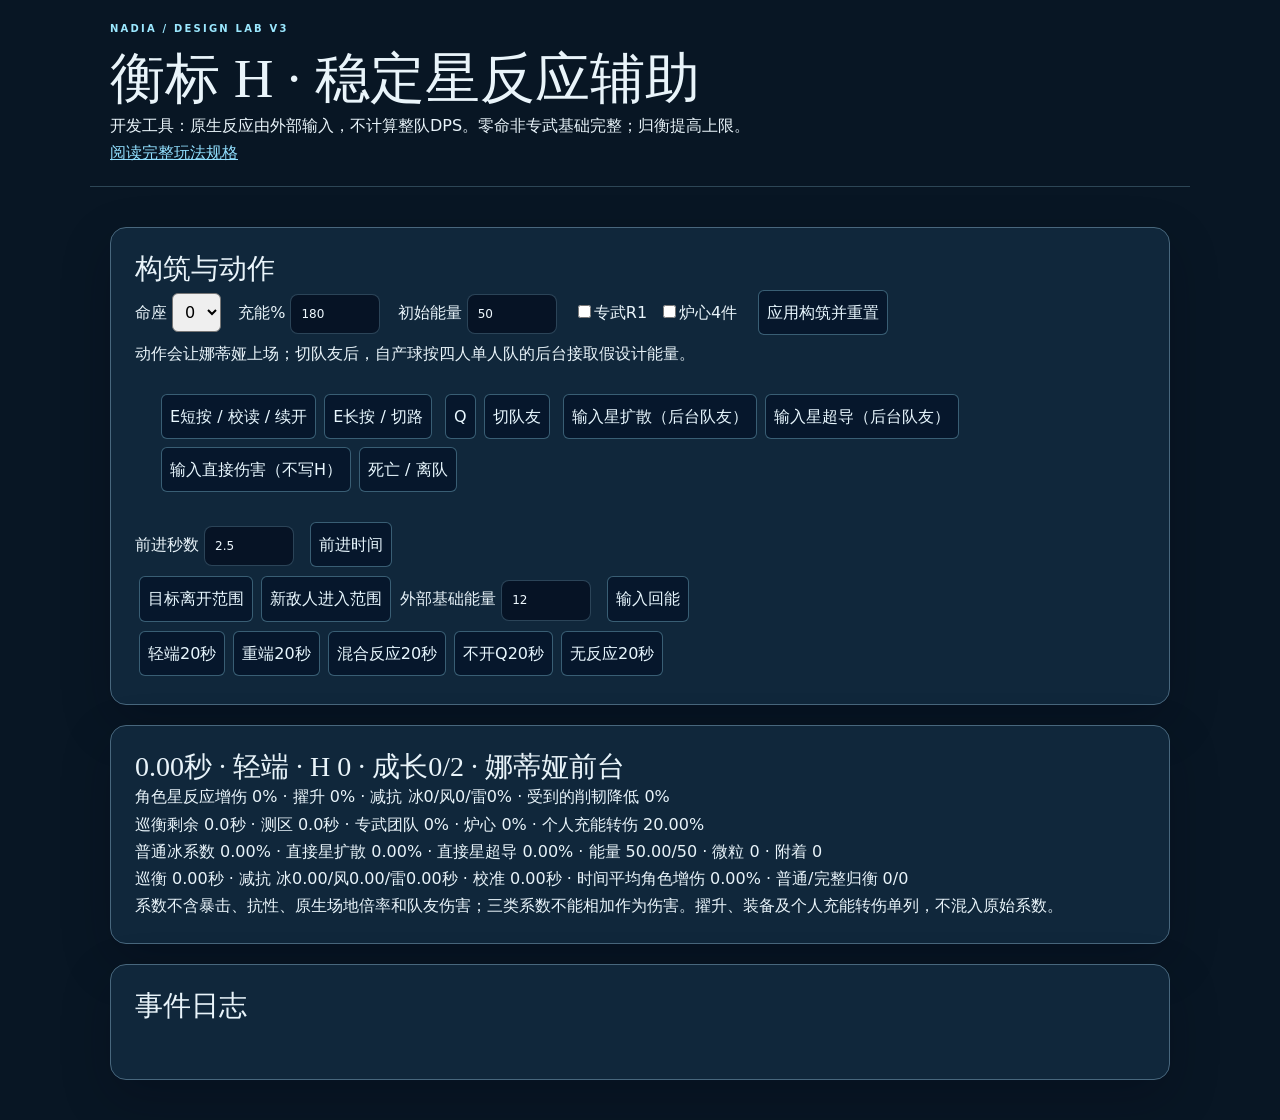
<file: tools/nadia_skill_simulator.html>
<!doctype html>
<html lang="zh-CN">
<head>
  <meta charset="utf-8">
  <meta name="viewport" content="width=device-width, initial-scale=1">
  <meta name="description" content="娜蒂娅衡标状态机与 20 秒循环的开发用透明推演器。">
  <title>娜蒂娅｜技能表现开发模拟器</title>
  <style>
    :root {
      --bg: #071426;
      --bg-2: #0d2342;
      --panel: rgba(13, 35, 66, .9);
      --panel-2: rgba(7, 23, 45, .8);
      --line: rgba(164, 222, 247, .24);
      --ink: #eff9ff;
      --muted: #a6bdd3;
      --faint: #7796b2;
      --ice: #9be8ff;
      --light: #83e7ff;
      --heavy: #f1c978;
      --zero: #f1f5ff;
      --danger: #ffb69e;
      --radius: 16px;
    }
    * { box-sizing: border-box; }
    body {
      margin: 0;
      color: var(--ink);
      background:
        radial-gradient(circle at 80% 0%, rgba(78, 183, 223, .2), transparent 29rem),
        linear-gradient(145deg, var(--bg) 0%, var(--bg-2) 58%, #071527 100%);
      font-family: -apple-system, BlinkMacSystemFont, "PingFang SC", "Hiragino Sans GB", "Microsoft YaHei", sans-serif;
      line-height: 1.65;
    }
    .wrap { width: min(1180px, calc(100% - 36px)); margin: 0 auto; }
    header { padding: 34px 0 24px; border-bottom: 1px solid var(--line); }
    .header-line { display: flex; align-items: start; justify-content: space-between; gap: 20px; }
    .eyebrow { color: var(--ice); font-size: 10px; font-weight: 700; letter-spacing: .22em; text-transform: uppercase; }
    h1, h2, h3 { margin: 0; font-family: Georgia, "Songti SC", "STSong", serif; font-weight: 500; line-height: 1.2; }
    h1 { margin-top: 9px; font-size: clamp(30px, 5vw, 55px); }
    h2 { font-size: 28px; }
    h3 { font-size: 19px; }
    p { margin: 0; }
    .header-note { max-width: 410px; color: var(--muted); font-size: 12px; text-align: right; }
    .badge { display: inline-flex; margin-top: 12px; padding: 4px 9px; border: 1px solid rgba(241, 201, 120, .5); border-radius: 999px; color: var(--heavy); font-size: 10px; letter-spacing: .08em; }
    main { padding: 30px 0 70px; }
    .notice { margin-bottom: 22px; padding: 15px 18px; border-left: 2px solid var(--heavy); background: rgba(40, 39, 34, .45); color: #d8e4ed; font-size: 12px; }
    .notice strong { color: var(--heavy); }
    .workbench { display: grid; grid-template-columns: 330px 1fr; gap: 18px; align-items: start; }
    .panel { border: 1px solid var(--line); border-radius: var(--radius); background: var(--panel); box-shadow: 0 18px 50px rgba(0, 4, 16, .22); }
    .controls { padding: 22px; position: sticky; top: 18px; }
    .panel-label { margin-bottom: 10px; color: var(--ice); font-size: 10px; font-weight: 700; letter-spacing: .18em; text-transform: uppercase; }
    .controls h2 { margin-bottom: 7px; }
    .controls > p { margin-bottom: 20px; color: var(--muted); font-size: 12px; }
    .field { display: grid; gap: 6px; margin-top: 15px; }
    .field label { color: #d9edf7; font-size: 12px; }
    .field small { color: var(--faint); font-size: 10px; }
    input[type="number"] { width: 100%; padding: 9px 10px; border: 1px solid var(--line); border-radius: 8px; background: rgba(4, 16, 33, .8); color: var(--ink); font: inherit; font-size: 12px; }
    .checkbox-line { display: flex; align-items: center; gap: 9px; margin-top: 17px; color: #d9edf7; font-size: 12px; }
    input[type="checkbox"] { accent-color: var(--ice); }
    .button-grid { display: grid; grid-template-columns: 1fr 1fr; gap: 8px; margin-top: 21px; }
    button { min-height: 38px; padding: 7px 9px; border: 1px solid rgba(155, 232, 255, .34); border-radius: 8px; background: rgba(5, 22, 43, .86); color: #e9f8ff; font: inherit; font-size: 11px; cursor: pointer; }
    button:hover, button:focus-visible { border-color: var(--ice); color: var(--ice); }
    button.primary { border-color: var(--ice); background: rgba(78, 183, 223, .2); }
    button.reset { border-color: rgba(255, 182, 158, .45); color: var(--danger); }
    .preset-title { margin: 26px 0 9px; color: var(--gold, #e6c77c); font-size: 11px; font-weight: 700; letter-spacing: .14em; text-transform: uppercase; }
    .preset-grid { display: grid; gap: 8px; }
    .preset-grid button { text-align: left; }
    .state-panel { min-width: 0; padding: 24px; }
    .state-top { display: flex; align-items: start; justify-content: space-between; gap: 20px; }
    .state-top p { color: var(--muted); font-size: 12px; }
    .clock { color: var(--gold, #e6c77c); font-family: Georgia, serif; font-size: 31px; white-space: nowrap; }
    .clock small { display: block; color: var(--faint); font-family: inherit; font-size: 10px; letter-spacing: .12em; text-align: right; text-transform: uppercase; }
    .h-wrap { margin: 28px 0 20px; padding: 20px; border: 1px solid rgba(155, 232, 255, .16); border-radius: 13px; background: rgba(4, 17, 35, .62); }
    .h-labels { display: flex; justify-content: space-between; color: var(--faint); font-size: 10px; }
    .h-rail { display: grid; grid-template-columns: repeat(5, 1fr); gap: 8px; margin: 12px 0 10px; }
    .h-cell { min-height: 80px; display: flex; flex-direction: column; align-items: center; justify-content: center; gap: 4px; border: 1px solid var(--line); border-radius: 11px; background: rgba(7, 25, 48, .66); color: var(--faint); transition: .18s ease; }
    .h-cell strong { font-family: Georgia, serif; font-size: 24px; font-weight: 500; }
    .h-cell span { font-size: 10px; }
    .h-cell.active { border-color: var(--ice); background: rgba(155, 232, 255, .13); color: var(--zero); box-shadow: 0 0 0 2px rgba(155, 232, 255, .13), inset 0 -3px 0 var(--ice); }
    .h-cell[data-h="-2"], .h-cell[data-h="-1"] { --cell-color: var(--light); }
    .h-cell[data-h="1"], .h-cell[data-h="2"] { --cell-color: var(--heavy); }
    .h-cell.active[data-h="-2"], .h-cell.active[data-h="-1"] { border-color: var(--light); color: var(--light); box-shadow: 0 0 0 2px rgba(131, 231, 255, .12), inset 0 -3px 0 var(--light); }
    .h-cell.active[data-h="1"], .h-cell.active[data-h="2"] { border-color: var(--heavy); color: var(--heavy); box-shadow: 0 0 0 2px rgba(241, 201, 120, .12), inset 0 -3px 0 var(--heavy); }
    .status-line { display: flex; flex-wrap: wrap; justify-content: space-between; gap: 8px; color: #d9edf7; font-size: 12px; }
    .status-line strong { color: var(--ice); }
    .status-line span { color: var(--muted); }
    .metric-grid { display: grid; grid-template-columns: repeat(4, 1fr); gap: 10px; margin-top: 18px; }
    .metric { min-height: 88px; padding: 13px; border: 1px solid rgba(155, 232, 255, .15); border-radius: 11px; background: rgba(7, 24, 46, .52); }
    .metric-label { color: var(--faint); font-size: 10px; }
    .metric-value { display: block; margin-top: 7px; color: var(--ink); font-family: Georgia, serif; font-size: 23px; }
    .metric-value small { color: var(--muted); font-family: inherit; font-size: 11px; }
    .metric-note { margin-top: 3px; color: var(--faint); font-size: 9px; }
    .log-panel { margin-top: 18px; padding: 20px; }
    .log-head { display: flex; justify-content: space-between; align-items: baseline; gap: 16px; margin-bottom: 12px; }
    .log-head p { color: var(--muted); font-size: 11px; }
    .event-log { max-height: 360px; margin: 0; padding: 0; overflow: auto; list-style: none; }
    .event-log li { display: grid; grid-template-columns: 70px 1fr; gap: 12px; padding: 9px 0; border-top: 1px solid rgba(155, 232, 255, .1); color: var(--muted); font-size: 11px; }
    .event-log time { color: var(--ice); font-variant-numeric: tabular-nums; }
    .event-log li[data-kind="reject"] { color: var(--danger); }
    .event-log li[data-kind="state"] { color: #e2eef5; }
    .contract { display: grid; grid-template-columns: 1fr 1fr; gap: 18px; margin-top: 18px; }
    .contract .panel { padding: 22px; }
    .contract h2 { margin-bottom: 10px; font-size: 24px; }
    .contract p, .contract li { color: var(--muted); font-size: 12px; }
    .contract ul { margin: 0; padding-left: 18px; }
    .contract li + li { margin-top: 6px; }
    code { padding: 1px 4px; border-radius: 4px; background: rgba(155, 232, 255, .1); color: var(--ice); font-size: .95em; }
    footer { padding: 0 0 34px; color: var(--faint); font-size: 11px; }
    @media (prefers-reduced-motion: reduce) { *, *::before, *::after { transition-duration: .01ms !important; } }
    @media (max-width: 920px) { .workbench { grid-template-columns: 1fr; } .controls { position: static; } .contract { grid-template-columns: 1fr; } }
    @media (max-width: 600px) { .wrap { width: min(100% - 24px, 560px); } .header-line, .state-top { flex-direction: column; } .header-note { text-align: left; } .clock small { text-align: left; } .metric-grid { grid-template-columns: repeat(2, 1fr); } .h-rail { gap: 4px; } .h-cell { min-height: 70px; } .h-cell strong { font-size: 20px; } }
  </style>
</head>
<body>
  <header class="wrap"><p class="eyebrow">NADIA / DESIGN LAB V3</p><h1>衡标 H · 稳定星反应辅助</h1><p>开发工具：原生反应由外部输入，不计算整队DPS。零命非专武基础完整；归衡提高上限。</p><p><a href="../output/nadia_character/gameplay.html">阅读完整玩法规格</a></p></header>
  <main class="wrap">
    <section class="panel"><h2>构筑与动作</h2>
      <label>命座 <select id="constellation"><option>0</option><option>1</option><option>2</option><option>3</option><option>4</option><option>5</option><option>6</option></select></label>
      <label>充能% <input id="er" type="number" min="100" value="180"></label>
      <label>初始能量 <input id="energy" type="number" min="0" max="50" value="50"></label>
      <label><input id="weapon" type="checkbox">专武R1</label><label><input id="artifact" type="checkbox">炉心4件</label>
      <button id="reset">应用构筑并重置</button>
      <p>动作会让娜蒂娅上场；切队友后，自产球按四人单人队的后台接取假设计能量。</p>
      <div class="controls">
        <button data-action="skill">E短按 / 校读 / 续开</button><button data-action="hold">E长按 / 切路</button>
        <button data-action="burst">Q</button><button data-action="off">切队友</button>
        <button data-action="swirl">输入星扩散（后台队友）</button><button data-action="conduct">输入星超导（后台队友）</button>
        <button data-action="damage">输入直接伤害（不写H）</button><button data-action="leave">死亡 / 离队</button>
      </div>
      <p><label>前进秒数 <input id="step" type="number" min="0" step="0.5" value="2.5"></label><button id="advance">前进时间</button></p>
      <p><button data-action="target-out">目标离开范围</button><button data-action="target-in">新敌人进入范围</button>
      <label>外部基础能量 <input id="external" type="number" min="0" value="12"></label><button id="add-energy">输入回能</button></p>
      <p><button data-preset="light">轻端20秒</button><button data-preset="heavy">重端20秒</button><button data-preset="mixed">混合反应20秒</button><button data-preset="noq">不开Q20秒</button><button data-preset="none">无反应20秒</button></p>
      <p id="error" role="alert"></p>
    </section>
    <section class="panel" aria-live="polite"><h2 id="state">归衡位置</h2>
      <p id="buffs"></p><p id="timers"></p><p id="numbers"></p><p id="coverage"></p>
      <p>系数不含暴击、抗性、原生场地倍率和队友伤害；三类系数不能相加作为伤害。擢升、装备及个人充能转伤单列，不混入原始系数。</p>
    </section>
    <section class="panel"><h2>事件日志</h2><ol id="events"></ol></section>
  </main>
  <style>
    .panel {padding:24px; margin:20px 0; border:1px solid #48677d; border-radius:16px; background:#10273b;}
    label {display:inline-block; margin:6px 12px 6px 0;} input[type=number] {width:90px;}
    button, select, input {font:inherit; padding:8px; border-radius:6px;} button {cursor:pointer; margin:4px;}
    #events {max-height:620px; overflow:auto;} #events li {padding:6px 0; overflow-wrap:anywhere;}
    #error {color:#ffb1a8;} .wrap {max-width:1100px; margin:auto; padding:20px;}
    body {background:#081624; color:#e9f4fa; font-family:system-ui,sans-serif; line-height:1.7;} a {color:#92e0ff;}
  </style>
  <script src="nadia_simulator_core.js"></script>
  <script>
    (() => {
      const $ = id => document.getElementById(id);
      let sim;
      let target = 1;
      function reset() {
        sim = NadiaRules.create({constellation:Number($('constellation').value),er:Number($('er').value),energy:Number($('energy').value),weapon:$('weapon').checked,artifact:$('artifact').checked});
        render();
      }
      function render() {
        const s=sim.snapshot(), f=s.effects;
        $('state').textContent=`${s.time.toFixed(2)}秒 · ${s.mode==='light'?'轻端':'重端'} · H ${s.h} · 成长${s.growth}/2 · ${s.onField?'娜蒂娅前台':'队友前台'}`;
        $('buffs').textContent=`角色星反应增伤 ${f.characterBonus}% · 擢升 ${f.elevation}% · 减抗 冰${f.shred.cryo}/风${f.shred.anemo}/雷${f.shred.electro}% · 受到的削韧降低 ${f.poiseDamageTakenReduction}%`;
        $('timers').textContent=`巡衡剩余 ${Math.max(0,s.patrolUntil-s.time).toFixed(1)}秒 · 测区 ${Math.max(0,s.zeroUntil-s.time).toFixed(1)}秒 · 专武团队 ${f.weaponTeamBonus}% · 炉心 ${f.artifactTeamBonus}% · 个人充能转伤 ${f.personalErBonus.toFixed(2)}%`;
        $('numbers').textContent=`普通冰系数 ${s.coefficients.ordinary.toFixed(2)}% · 直接星扩散 ${s.coefficients.swirl.toFixed(2)}% · 直接星超导 ${s.coefficients.conduct.toFixed(2)}% · 能量 ${s.energy.toFixed(2)}/50 · 微粒 ${s.metrics.particles} · 附着 ${s.metrics.applications}`;
        $('coverage').textContent=`巡衡 ${s.metrics.patrolSeconds.toFixed(2)}秒 · 减抗 冰${s.metrics.cryoShredSeconds.toFixed(2)}/风${s.metrics.anemoShredSeconds.toFixed(2)}/雷${s.metrics.electroShredSeconds.toFixed(2)}秒 · 校准 ${s.metrics.calibrationSeconds.toFixed(2)}秒 · 时间平均角色增伤 ${(s.time?s.metrics.bonusIntegral/s.time:0).toFixed(2)}% · 普通/完整归衡 ${s.metrics.normal}/${s.metrics.full}`;
        $('events').replaceChildren(...s.events.slice(-100).reverse().map(e=>{const li=document.createElement('li');li.textContent=`${e.time.toFixed(2)}s ${e.text}`;return li;}));
        window.NadiaSimulator=sim;
      }
      function perform(fn) {try {$('error').textContent='';fn();render();} catch(e){$('error').textContent=e.message;}}
      const actions={skill:()=>sim.castSkill(),hold:()=>sim.castSkill(true),burst:()=>sim.burst(),off:()=>sim.setOnField(false),
        swirl:()=>sim.reaction('swirl',{onField:false}),conduct:()=>sim.reaction('conduct',{onField:false}),
        damage:()=>sim.reaction('swirl',{kind:'damage'}),leave:()=>sim.leave(),
        'target-out':()=>sim.setTarget(false),'target-in':()=>sim.setTarget(true,`enemy-${++target}`)};
      document.querySelectorAll('[data-action]').forEach(b=>b.addEventListener('click',()=>perform(actions[b.dataset.action])));
      document.querySelectorAll('[data-preset]').forEach(b=>b.addEventListener('click',()=>perform(()=>{
        reset();const name=b.dataset.preset;sim.castSkill(name==='heavy');sim.setOnField(false);
        const at=(t,fn)=>{sim.advance(t-sim.snapshot().time);fn();};
        if(name!=='none') {
          [2.5,5,8,10.5,14,16.5,19].forEach((t,i)=>{
            at(t,()=>sim.reaction(name==='heavy'||name==='mixed'&&i%2?'conduct':'swirl',{onField:false}));
            if(t===5&&!['noq'].includes(name))at(5.5,()=>{sim.burst();sim.setOnField(false);});
            if(t===10.5&&!['noq'].includes(name))at(11.5,()=>{sim.recastSkill();sim.setOnField(false);});
          });
        }
        sim.advance(20-sim.snapshot().time);
      })));
      $('reset').addEventListener('click',()=>perform(reset));
      $('advance').addEventListener('click',()=>perform(()=>sim.advance(Number($('step').value))));
      $('add-energy').addEventListener('click',()=>perform(()=>sim.externalEnergy(Number($('external').value))));
      reset();
    })();
  </script>
</body>
</html>
</file>
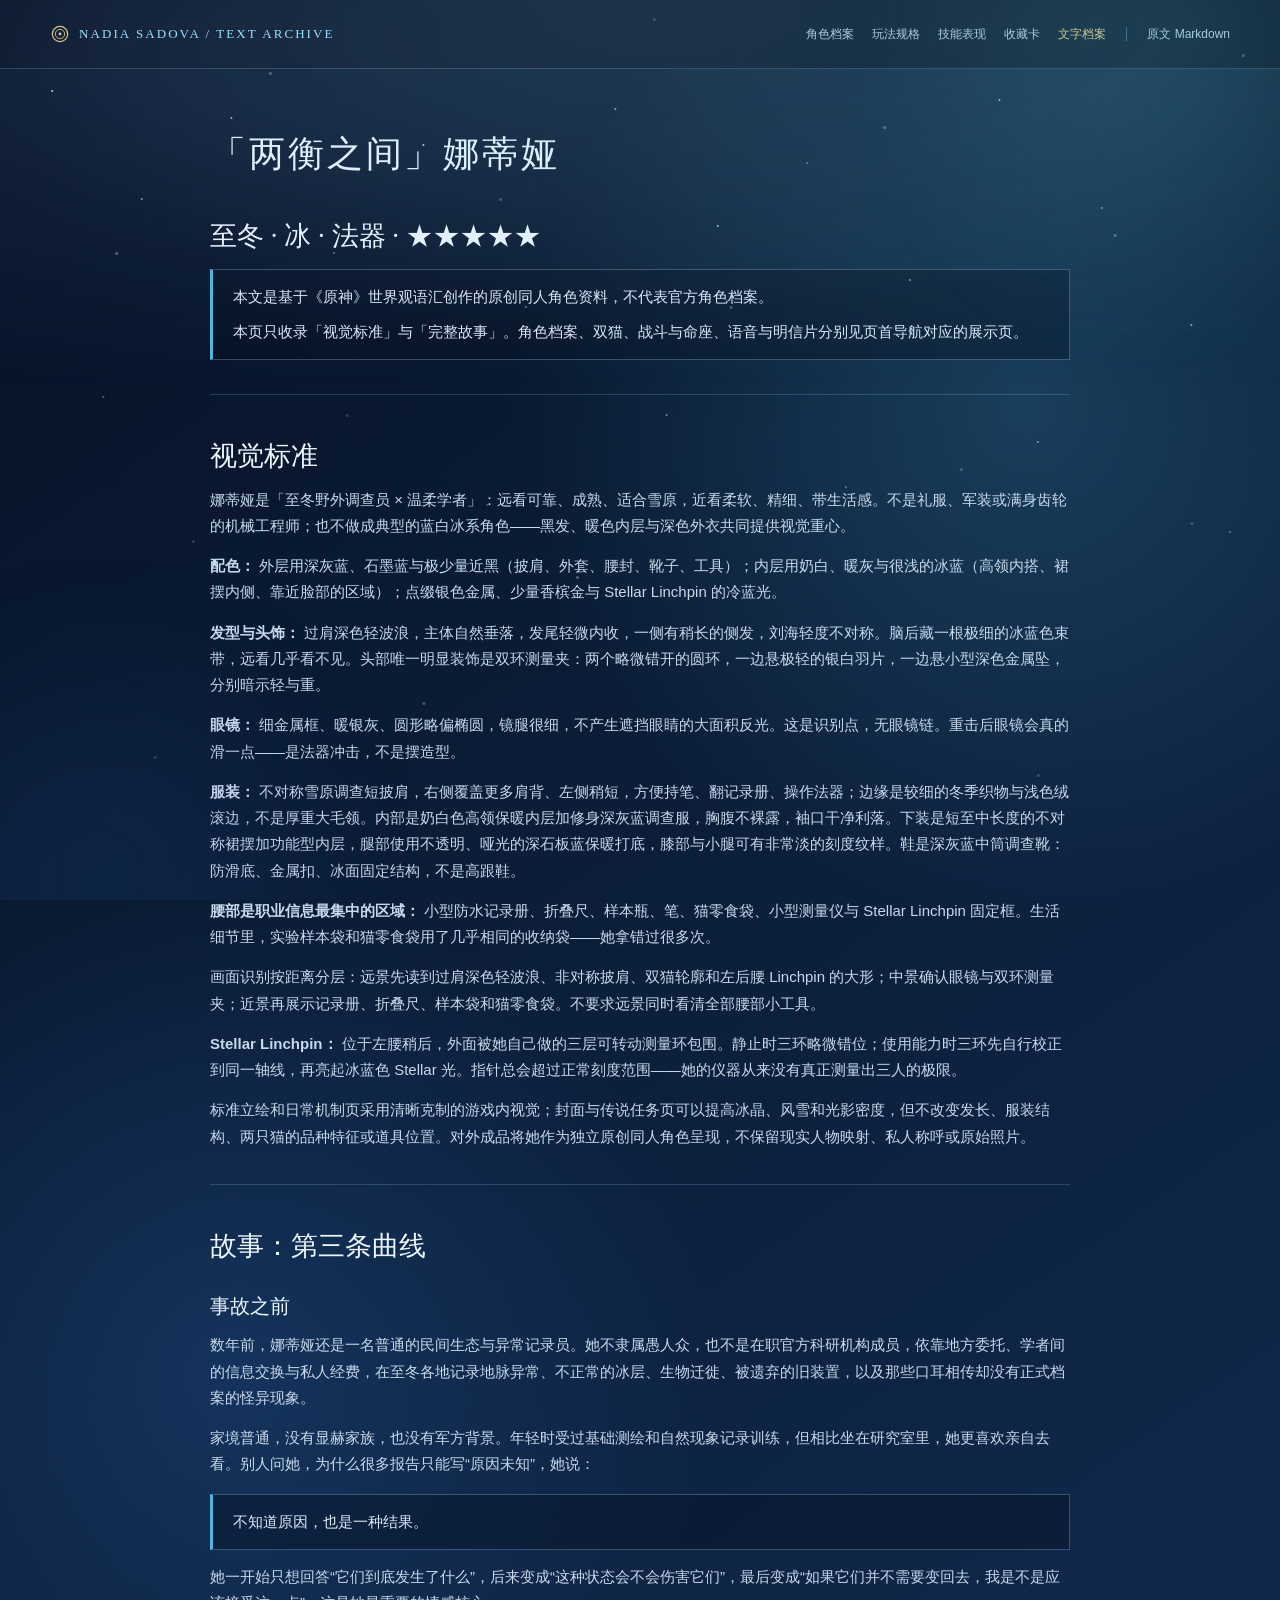
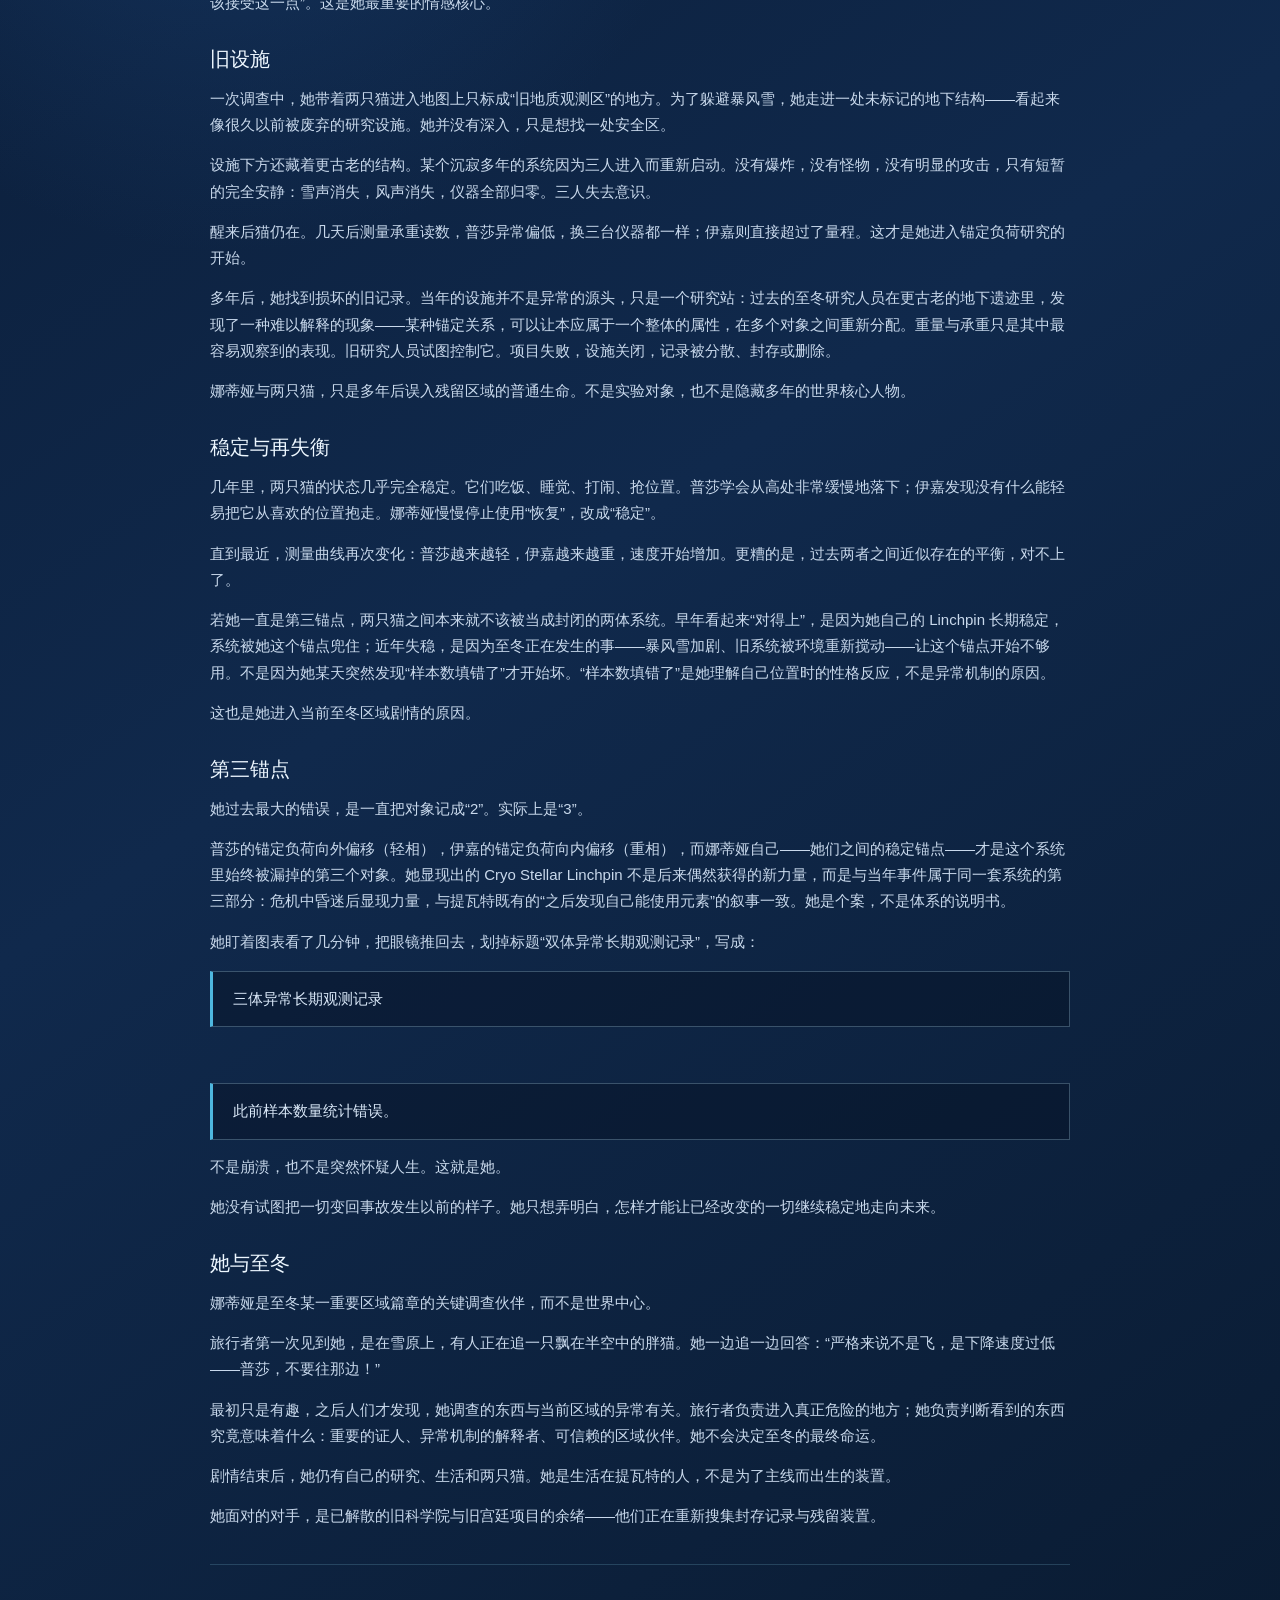
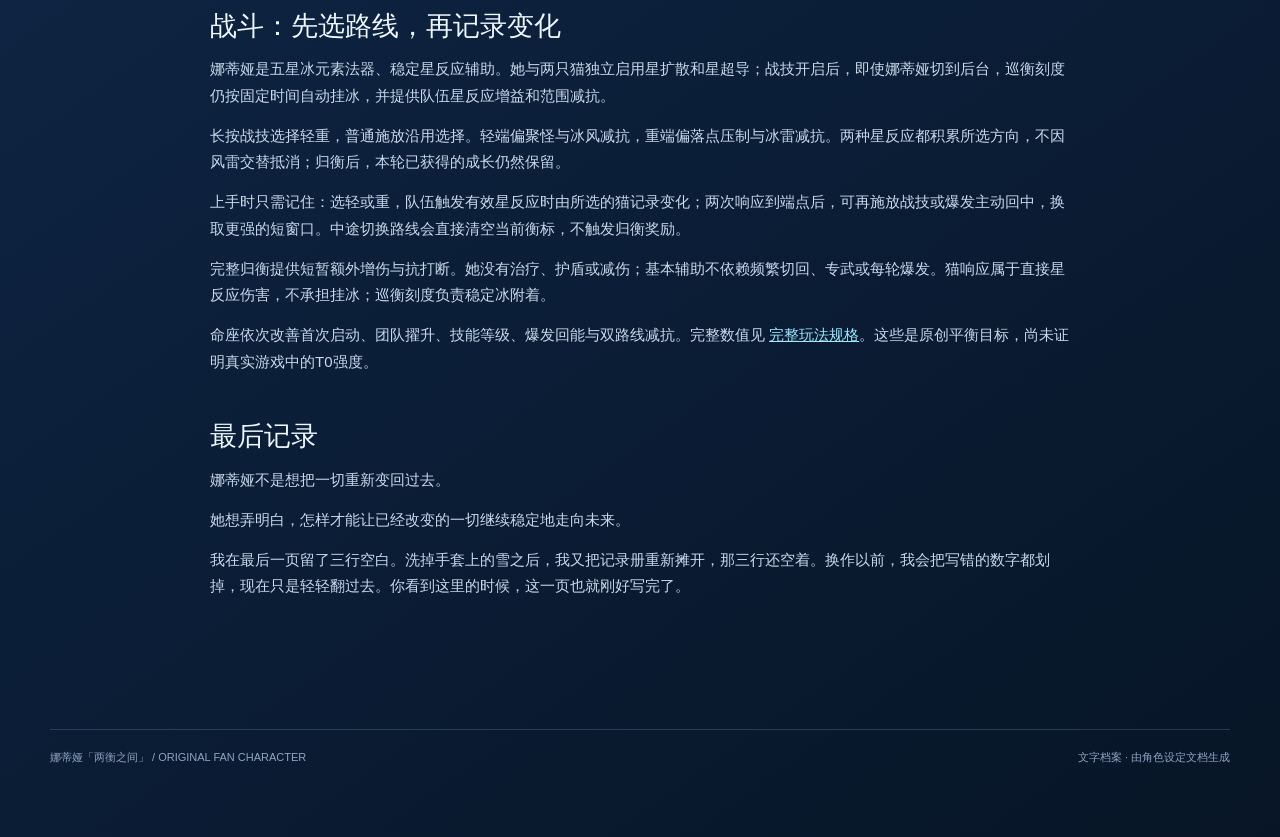
<file: output/nadia_character/character-notes.html>
<!doctype html>
<html lang="zh-CN">
<head>
  <meta charset="utf-8">
  <meta name="viewport" content="width=device-width, initial-scale=1">
  <meta name="description" content="娜蒂娅「两衡之间」纯文字版角色档案">
  <meta name="theme-color" content="#071426">
  <link rel="icon" href='data:image/svg+xml,<svg xmlns="http://www.w3.org/2000/svg" viewBox="0 0 24 24"><rect width="24" height="24" rx="5" fill="%23071426"/><circle cx="12" cy="12" r="9" fill="none" stroke="%239be8ff" stroke-width="1.6"/><circle cx="12" cy="12" r="5.6" fill="none" stroke="%239be8ff" stroke-width="1.2"/><circle cx="12" cy="12" r="1.7" fill="%23e6c77c"/></svg>'>
  <meta property="og:type" content="website">
  <meta property="og:title" content="娜蒂娅｜两衡之间 · 文字档案">
  <meta property="og:description" content="娜蒂娅「两衡之间」纯文字版角色档案：视觉标准与完整故事「第三条曲线」。">
  <meta property="og:image" content="assets/nadia_splash_v4_canonical_refined.png">
  <title>娜蒂娅｜两衡之间 · 文字档案</title>
  <link rel="stylesheet" href="theme.css">
  <script src="ui.js" defer></script>
</head>
<body>
  <div class="ambient" aria-hidden="true">
    <div class="ambient-glow ambient-glow--one"></div>
    <div class="ambient-glow ambient-glow--two"></div>
    <div class="ambient-aurora"></div>
    <div class="ambient-stars"></div>
    <div class="ambient-snow-drift"><div class="ambient-snow"></div></div>
  </div>
  <header class="topbar">
    <div class="shell topbar-inner">
      <a class="brand" href="index.html" title="回到主页">
        <svg class="brand-mark" viewBox="0 0 24 24" aria-hidden="true"><circle cx="12" cy="12" r="9.2" fill="none" stroke="currentColor" stroke-width="1.5"/><circle cx="12" cy="12" r="5.6" fill="none" stroke="currentColor" stroke-width="1.1"/><circle cx="12" cy="12" r="1.7" fill="currentColor"/></svg>
        <span class="brand-text">NADIA SADOVA / TEXT ARCHIVE</span>
      </a>
      <nav aria-label="页面导航">
        <a href="index.html">角色档案</a>
        <a href="gameplay.html">玩法规格</a>
        <a href="skills.html">技能表现</a>
        <a href="postcards.html">收藏卡</a>
        <a href="character-notes.html" aria-current="page">文字档案</a>
        <span class="nav-sep" aria-hidden="true"></span>
        <a href="docs/nadia_character_player_edition.md">原文 Markdown</a>
      </nav>
    </div>
  </header>

  <main>
    <section class="section notes-section">
      <div class="shell notes-shell">
<h1>「两衡之间」娜蒂娅</h1>
<h2>至冬 · 冰 · 法器 · ★★★★★</h2>
<blockquote><p>本文是基于《原神》世界观语汇创作的原创同人角色资料，不代表官方角色档案。</p><p>本页只收录「视觉标准」与「完整故事」。角色档案、双猫、战斗与命座、语音与明信片分别见页首导航对应的展示页。</p></blockquote>
<hr>
<h2>视觉标准</h2>
<p>娜蒂娅是「至冬野外调查员 × 温柔学者」：远看可靠、成熟、适合雪原，近看柔软、精细、带生活感。不是礼服、军装或满身齿轮的机械工程师；也不做成典型的蓝白冰系角色——黑发、暖色内层与深色外衣共同提供视觉重心。</p>
<p><strong>配色：</strong> 外层用深灰蓝、石墨蓝与极少量近黑（披肩、外套、腰封、靴子、工具）；内层用奶白、暖灰与很浅的冰蓝（高领内搭、裙摆内侧、靠近脸部的区域）；点缀银色金属、少量香槟金与 Stellar Linchpin 的冷蓝光。</p>
<p><strong>发型与头饰：</strong> 过肩深色轻波浪，主体自然垂落，发尾轻微内收，一侧有稍长的侧发，刘海轻度不对称。脑后藏一根极细的冰蓝色束带，远看几乎看不见。头部唯一明显装饰是双环测量夹：两个略微错开的圆环，一边悬极轻的银白羽片，一边悬小型深色金属坠，分别暗示轻与重。</p>
<p><strong>眼镜：</strong> 细金属框、暖银灰、圆形略偏椭圆，镜腿很细，不产生遮挡眼睛的大面积反光。这是识别点，无眼镜链。重击后眼镜会真的滑一点——是法器冲击，不是摆造型。</p>
<p><strong>服装：</strong> 不对称雪原调查短披肩，右侧覆盖更多肩背、左侧稍短，方便持笔、翻记录册、操作法器；边缘是较细的冬季织物与浅色绒滚边，不是厚重大毛领。内部是奶白色高领保暖内层加修身深灰蓝调查服，胸腹不裸露，袖口干净利落。下装是短至中长度的不对称裙摆加功能型内层，腿部使用不透明、哑光的深石板蓝保暖打底，膝部与小腿可有非常淡的刻度纹样。鞋是深灰蓝中筒调查靴：防滑底、金属扣、冰面固定结构，不是高跟鞋。</p>
<p><strong>腰部是职业信息最集中的区域：</strong> 小型防水记录册、折叠尺、样本瓶、笔、猫零食袋、小型测量仪与 Stellar Linchpin 固定框。生活细节里，实验样本袋和猫零食袋用了几乎相同的收纳袋——她拿错过很多次。</p>
<p>画面识别按距离分层：远景先读到过肩深色轻波浪、非对称披肩、双猫轮廓和左后腰 Linchpin 的大形；中景确认眼镜与双环测量夹；近景再展示记录册、折叠尺、样本袋和猫零食袋。不要求远景同时看清全部腰部小工具。</p>
<p><strong>Stellar Linchpin：</strong> 位于左腰稍后，外面被她自己做的三层可转动测量环包围。静止时三环略微错位；使用能力时三环先自行校正到同一轴线，再亮起冰蓝色 Stellar 光。指针总会超过正常刻度范围——她的仪器从来没有真正测量出三人的极限。</p>
<p>标准立绘和日常机制页采用清晰克制的游戏内视觉；封面与传说任务页可以提高冰晶、风雪和光影密度，但不改变发长、服装结构、两只猫的品种特征或道具位置。对外成品将她作为独立原创同人角色呈现，不保留现实人物映射、私人称呼或原始照片。</p>
<hr>
<h2>故事：第三条曲线</h2>
<h3>事故之前</h3>
<p>数年前，娜蒂娅还是一名普通的民间生态与异常记录员。她不隶属愚人众，也不是在职官方科研机构成员，依靠地方委托、学者间的信息交换与私人经费，在至冬各地记录地脉异常、不正常的冰层、生物迁徙、被遗弃的旧装置，以及那些口耳相传却没有正式档案的怪异现象。</p>
<p>家境普通，没有显赫家族，也没有军方背景。年轻时受过基础测绘和自然现象记录训练，但相比坐在研究室里，她更喜欢亲自去看。别人问她，为什么很多报告只能写“原因未知”，她说：</p>
<blockquote><p>不知道原因，也是一种结果。</p></blockquote>
<p>她一开始只想回答“它们到底发生了什么”，后来变成“这种状态会不会伤害它们”，最后变成“如果它们并不需要变回去，我是不是应该接受这一点”。这是她最重要的情感核心。</p>
<h3>旧设施</h3>
<p>一次调查中，她带着两只猫进入地图上只标成“旧地质观测区”的地方。为了躲避暴风雪，她走进一处未标记的地下结构——看起来像很久以前被废弃的研究设施。她并没有深入，只是想找一处安全区。</p>
<p>设施下方还藏着更古老的结构。某个沉寂多年的系统因为三人进入而重新启动。没有爆炸，没有怪物，没有明显的攻击，只有短暂的完全安静：雪声消失，风声消失，仪器全部归零。三人失去意识。</p>
<p>醒来后猫仍在。几天后测量承重读数，普莎异常偏低，换三台仪器都一样；伊嘉则直接超过了量程。这才是她进入锚定负荷研究的开始。</p>
<p>多年后，她找到损坏的旧记录。当年的设施并不是异常的源头，只是一个研究站：过去的至冬研究人员在更古老的地下遗迹里，发现了一种难以解释的现象——某种锚定关系，可以让本应属于一个整体的属性，在多个对象之间重新分配。重量与承重只是其中最容易观察到的表现。旧研究人员试图控制它。项目失败，设施关闭，记录被分散、封存或删除。</p>
<p>娜蒂娅与两只猫，只是多年后误入残留区域的普通生命。不是实验对象，也不是隐藏多年的世界核心人物。</p>
<h3>稳定与再失衡</h3>
<p>几年里，两只猫的状态几乎完全稳定。它们吃饭、睡觉、打闹、抢位置。普莎学会从高处非常缓慢地落下；伊嘉发现没有什么能轻易把它从喜欢的位置抱走。娜蒂娅慢慢停止使用“恢复”，改成“稳定”。</p>
<p>直到最近，测量曲线再次变化：普莎越来越轻，伊嘉越来越重，速度开始增加。更糟的是，过去两者之间近似存在的平衡，对不上了。</p>
<p>若她一直是第三锚点，两只猫之间本来就不该被当成封闭的两体系统。早年看起来“对得上”，是因为她自己的 Linchpin 长期稳定，系统被她这个锚点兜住；近年失稳，是因为至冬正在发生的事——暴风雪加剧、旧系统被环境重新搅动——让这个锚点开始不够用。不是因为她某天突然发现“样本数填错了”才开始坏。“样本数填错了”是她理解自己位置时的性格反应，不是异常机制的原因。</p>
<p>这也是她进入当前至冬区域剧情的原因。</p>
<h3>第三锚点</h3>
<p>她过去最大的错误，是一直把对象记成“2”。实际上是“3”。</p>
<p>普莎的锚定负荷向外偏移（轻相），伊嘉的锚定负荷向内偏移（重相），而娜蒂娅自己——她们之间的稳定锚点——才是这个系统里始终被漏掉的第三个对象。她显现出的 Cryo Stellar Linchpin 不是后来偶然获得的新力量，而是与当年事件属于同一套系统的第三部分：危机中昏迷后显现力量，与提瓦特既有的“之后发现自己能使用元素”的叙事一致。她是个案，不是体系的说明书。</p>
<p>她盯着图表看了几分钟，把眼镜推回去，划掉标题“双体异常长期观测记录”，写成：</p>
<blockquote><p>三体异常长期观测记录</p></blockquote>
<p>旁边补了一行：</p>
<blockquote><p>此前样本数量统计错误。</p></blockquote>
<p>不是崩溃，也不是突然怀疑人生。这就是她。</p>
<p>她没有试图把一切变回事故发生以前的样子。她只想弄明白，怎样才能让已经改变的一切继续稳定地走向未来。</p>
<h3>她与至冬</h3>
<p>娜蒂娅是至冬某一重要区域篇章的关键调查伙伴，而不是世界中心。</p>
<p>旅行者第一次见到她，是在雪原上，有人正在追一只飘在半空中的胖猫。她一边追一边回答：“严格来说不是飞，是下降速度过低——普莎，不要往那边！”</p>
<p>最初只是有趣，之后人们才发现，她调查的东西与当前区域的异常有关。旅行者负责进入真正危险的地方；她负责判断看到的东西究竟意味着什么：重要的证人、异常机制的解释者、可信赖的区域伙伴。她不会决定至冬的最终命运。</p>
<p>剧情结束后，她仍有自己的研究、生活和两只猫。她是生活在提瓦特的人，不是为了主线而出生的装置。</p>
<p>她面对的对手，是已解散的旧科学院与旧宫廷项目的余绪——他们正在重新搜集封存记录与残留装置。</p>
<hr>
<h2>战斗：先选路线，再记录变化</h2>
<p>娜蒂娅是五星冰元素法器、稳定星反应辅助。她与两只猫独立启用星扩散和星超导；战技开启后，即使娜蒂娅切到后台，巡衡刻度仍按固定时间自动挂冰，并提供队伍星反应增益和范围减抗。</p>
<p>长按战技选择轻重，普通施放沿用选择。轻端偏聚怪与冰风减抗，重端偏落点压制与冰雷减抗。两种星反应都积累所选方向，不因风雷交替抵消；归衡后，本轮已获得的成长仍然保留。</p>
<p>上手时只需记住：选轻或重，队伍触发有效星反应时由所选的猫记录变化；两次响应到端点后，可再施放战技或爆发主动回中，换取更强的短窗口。中途切换路线会直接清空当前衡标，不触发归衡奖励。</p>
<p>完整归衡提供短暂额外增伤与抗打断。她没有治疗、护盾或减伤；基本辅助不依赖频繁切回、专武或每轮爆发。猫响应属于直接星反应伤害，不承担挂冰；巡衡刻度负责稳定冰附着。</p>
<p>命座依次改善首次启动、团队擢升、技能等级、爆发回能与双路线减抗。完整数值见 <a href="gameplay.html">完整玩法规格</a>。这些是原创平衡目标，尚未证明真实游戏中的T0强度。</p>
<h2>最后记录</h2>
<p>娜蒂娅不是想把一切重新变回过去。</p>
<p>她想弄明白，怎样才能让已经改变的一切继续稳定地走向未来。</p>
<p>我在最后一页留了三行空白。洗掉手套上的雪之后，我又把记录册重新摊开，那三行还空着。换作以前，我会把写错的数字都划掉，现在只是轻轻翻过去。你看到这里的时候，这一页也就刚好写完了。</p>
      </div>
    </section>
  </main>

  <footer>
    <div class="shell footer-line">
      <span>娜蒂娅「两衡之间」 / ORIGINAL FAN CHARACTER</span>
      <span>文字档案 · 由角色设定文档生成</span>
    </div>
  </footer>
  <script>
    document.querySelectorAll('.notes-shell > h1, .notes-shell > h2, .notes-shell > h3, .notes-shell > p, .notes-shell > blockquote, .notes-shell > hr').forEach((el) => el.setAttribute('data-reveal', ''));
  </script>
</body>
</html>
</file>
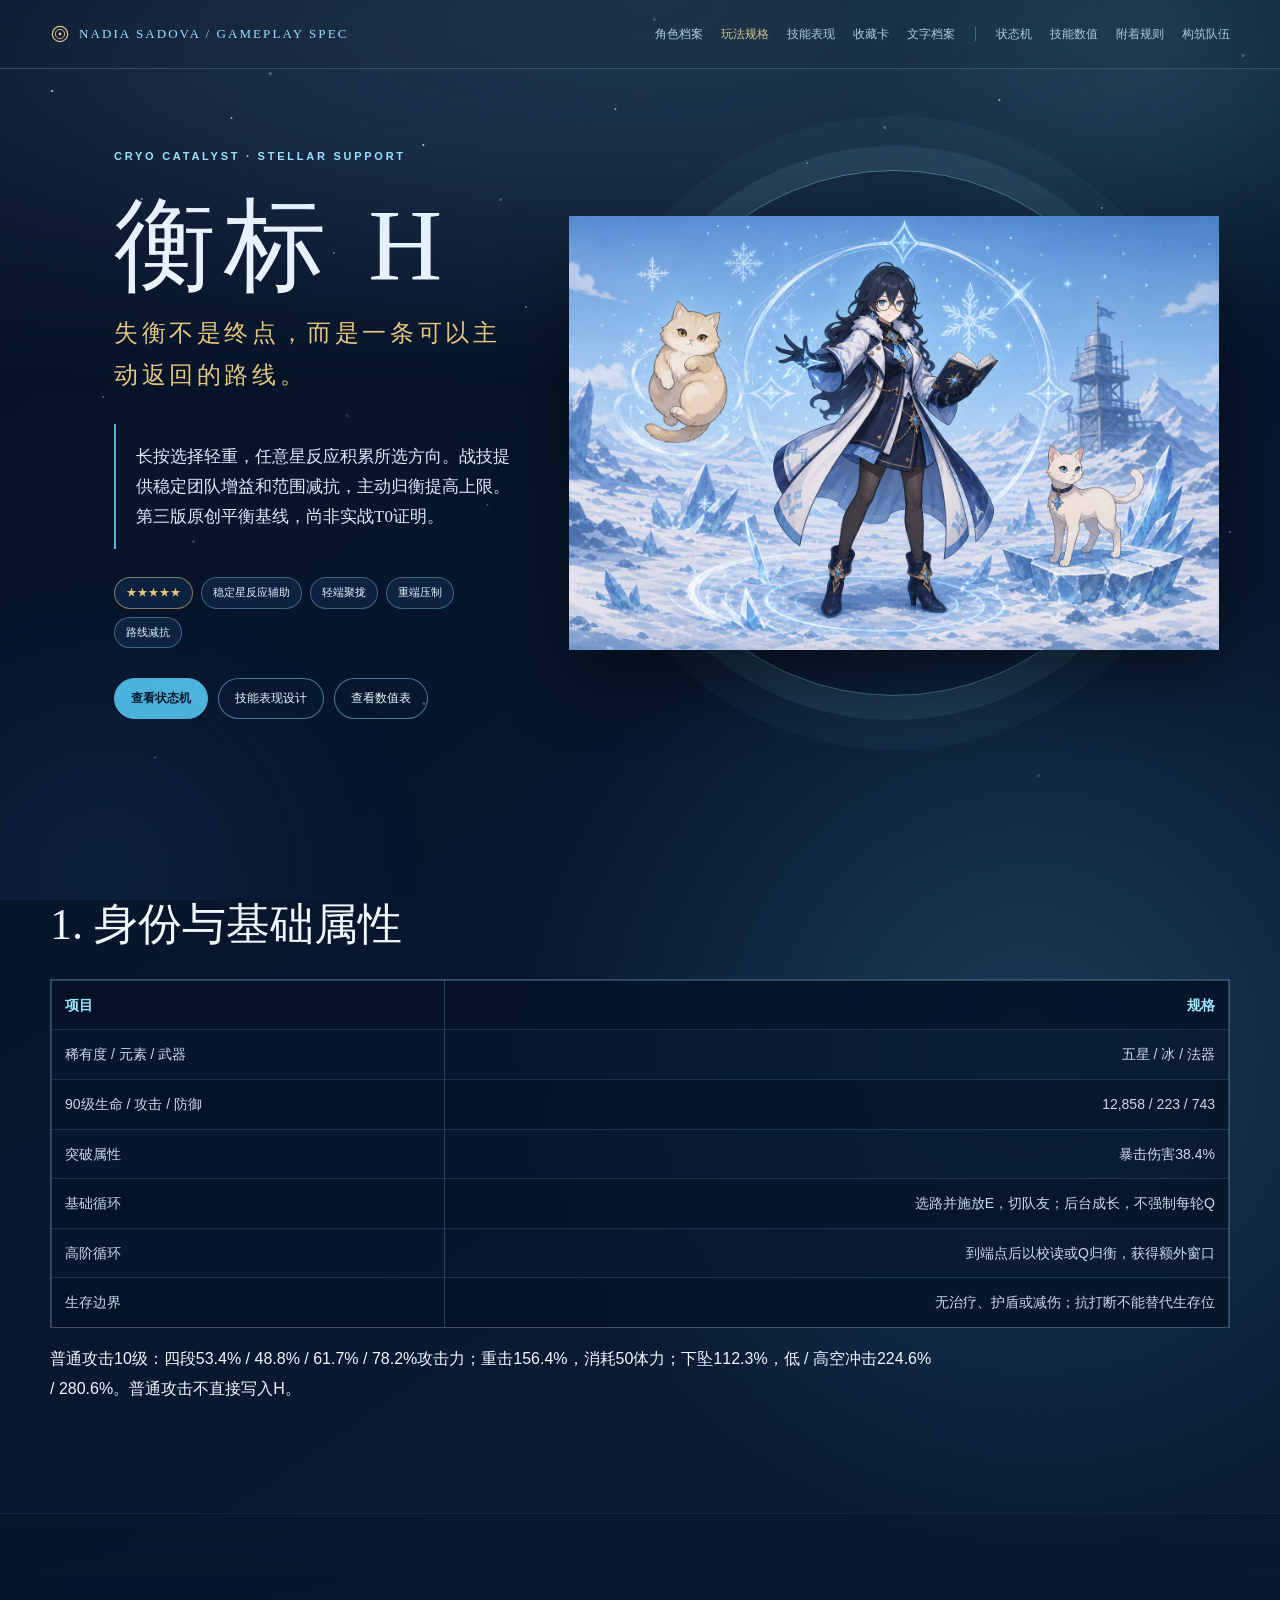
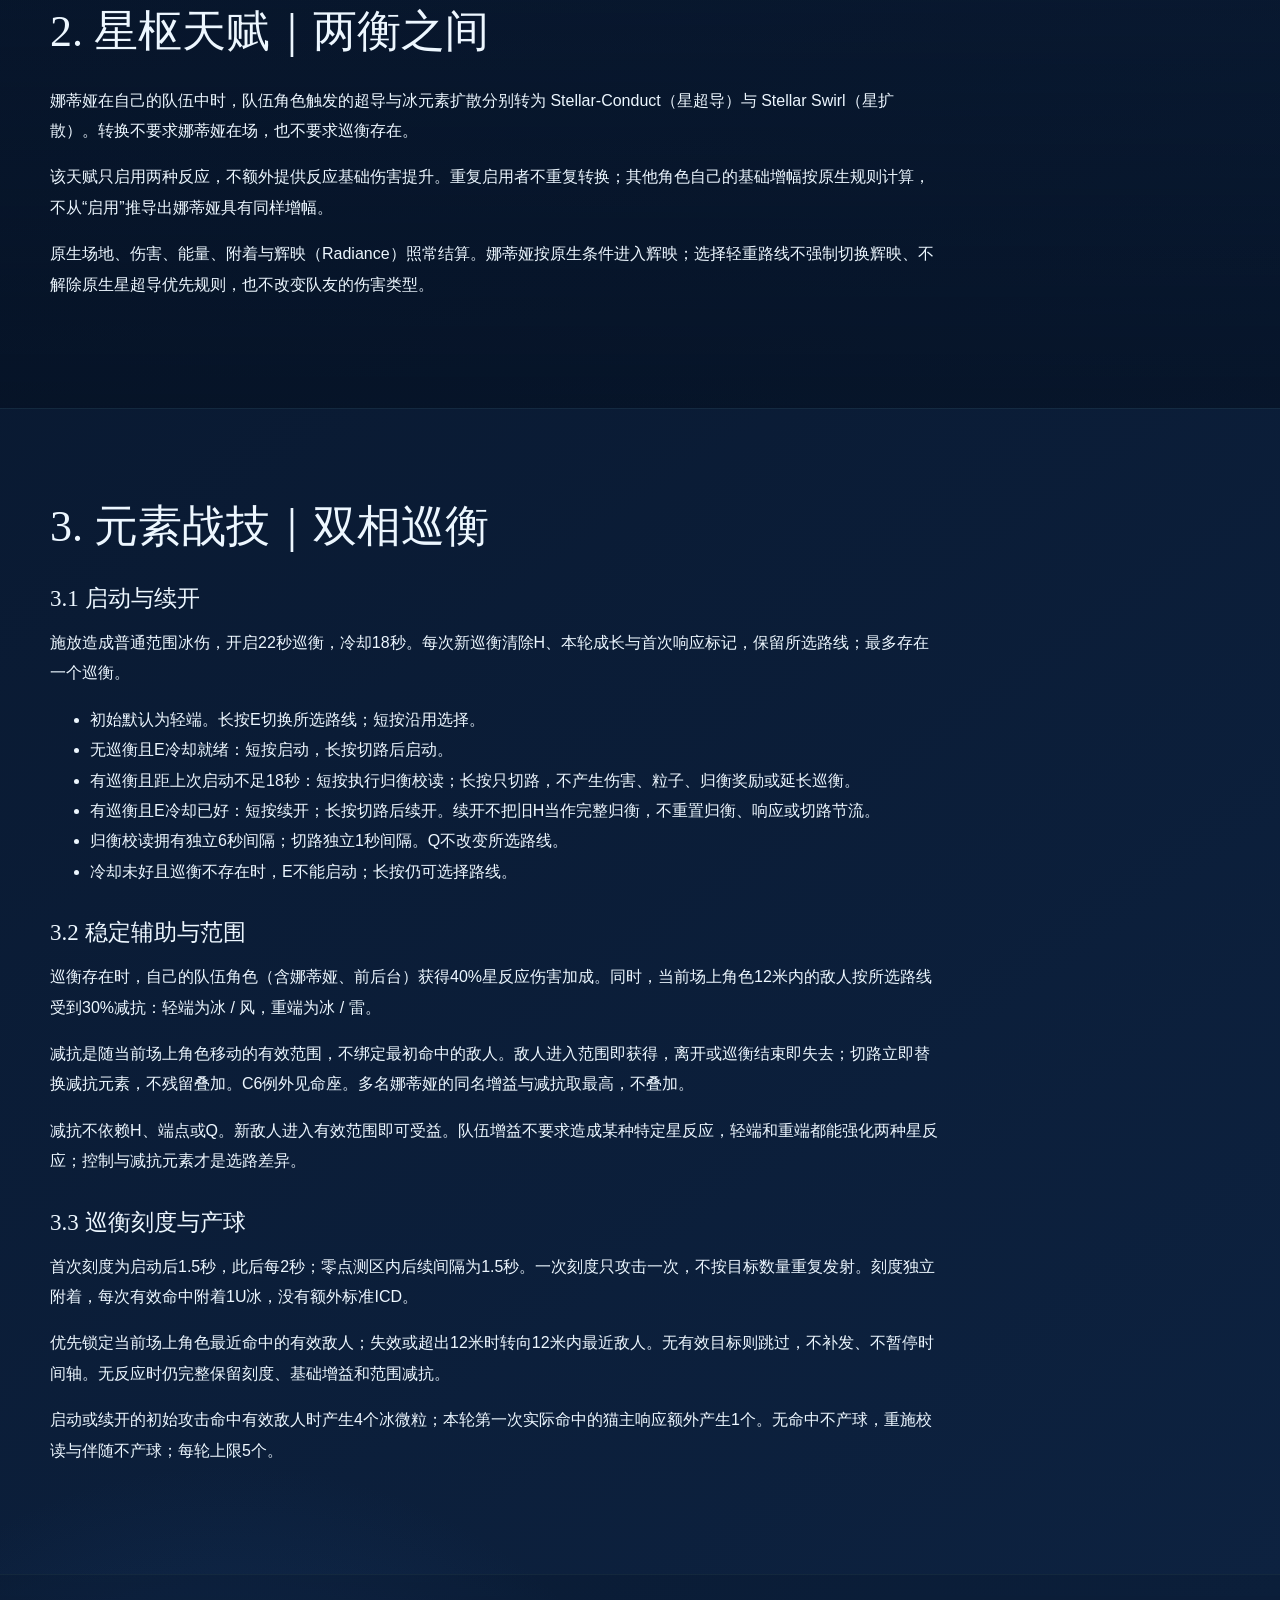
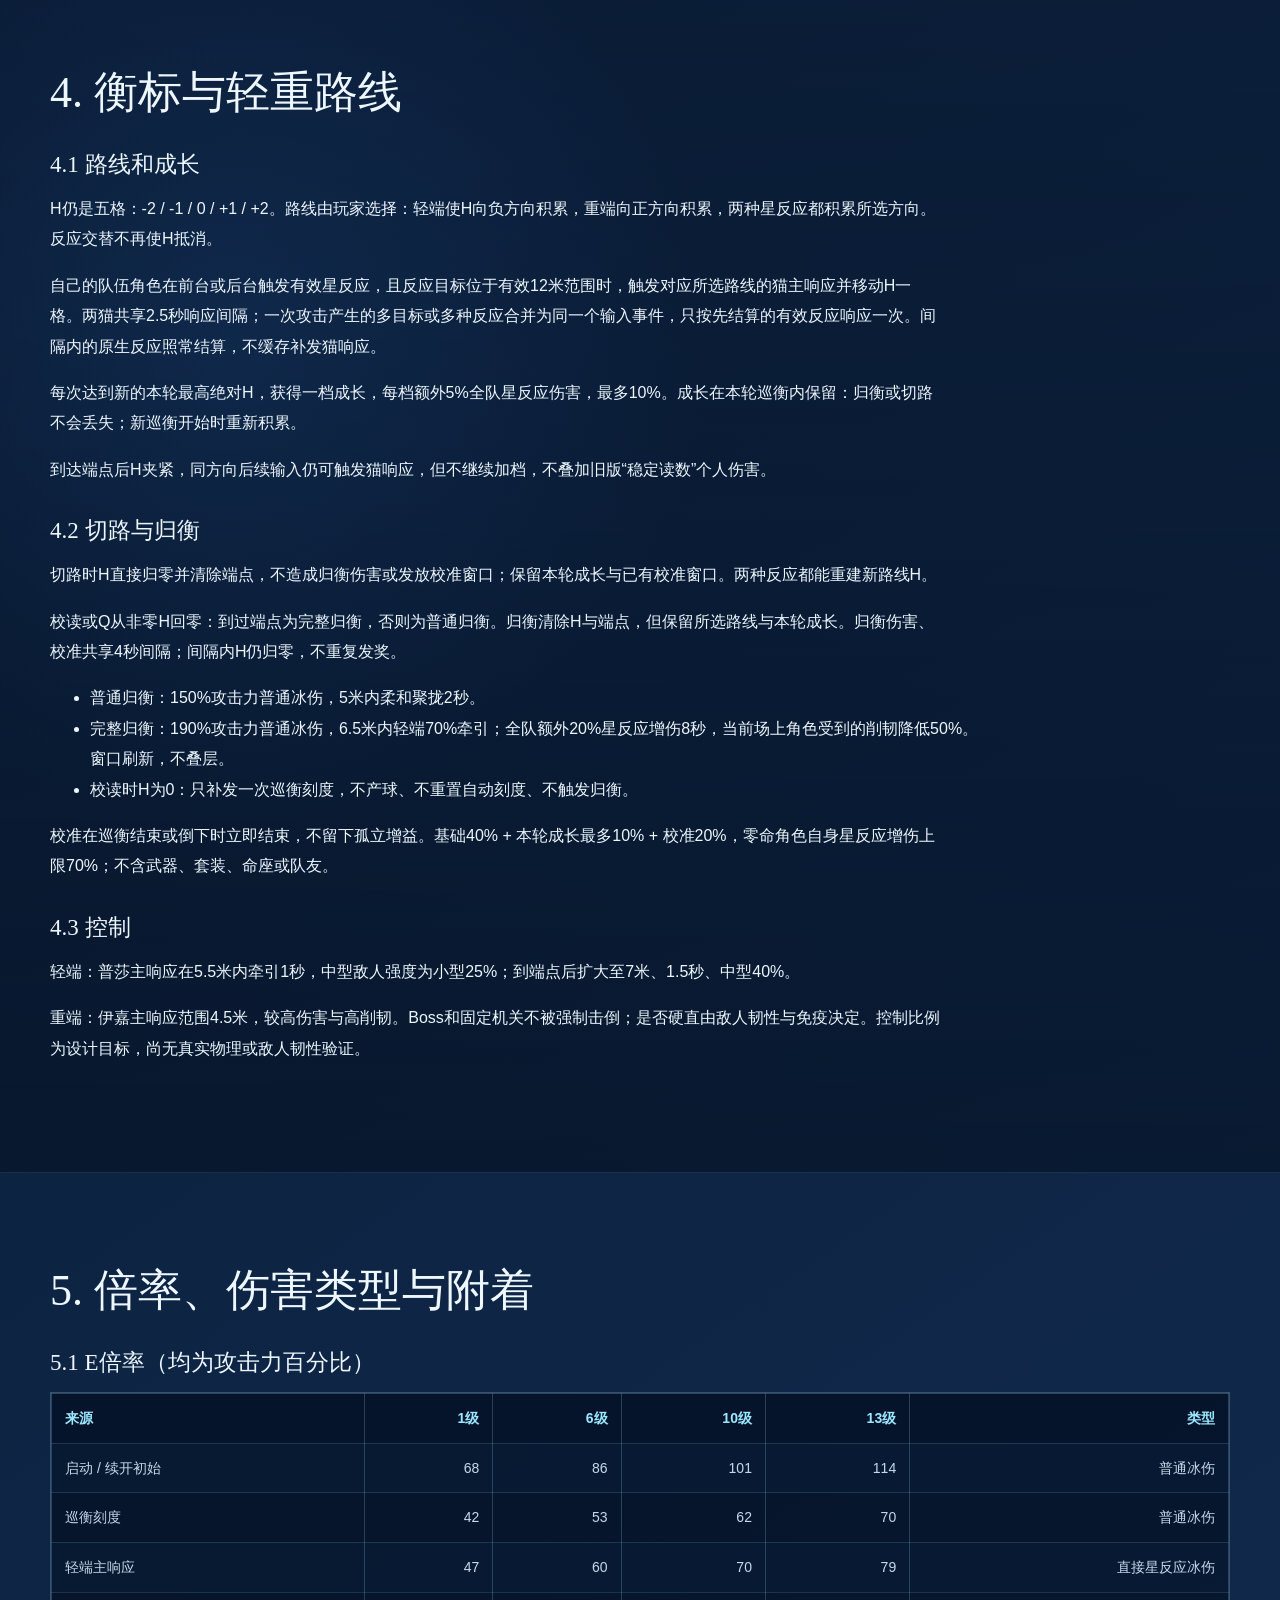
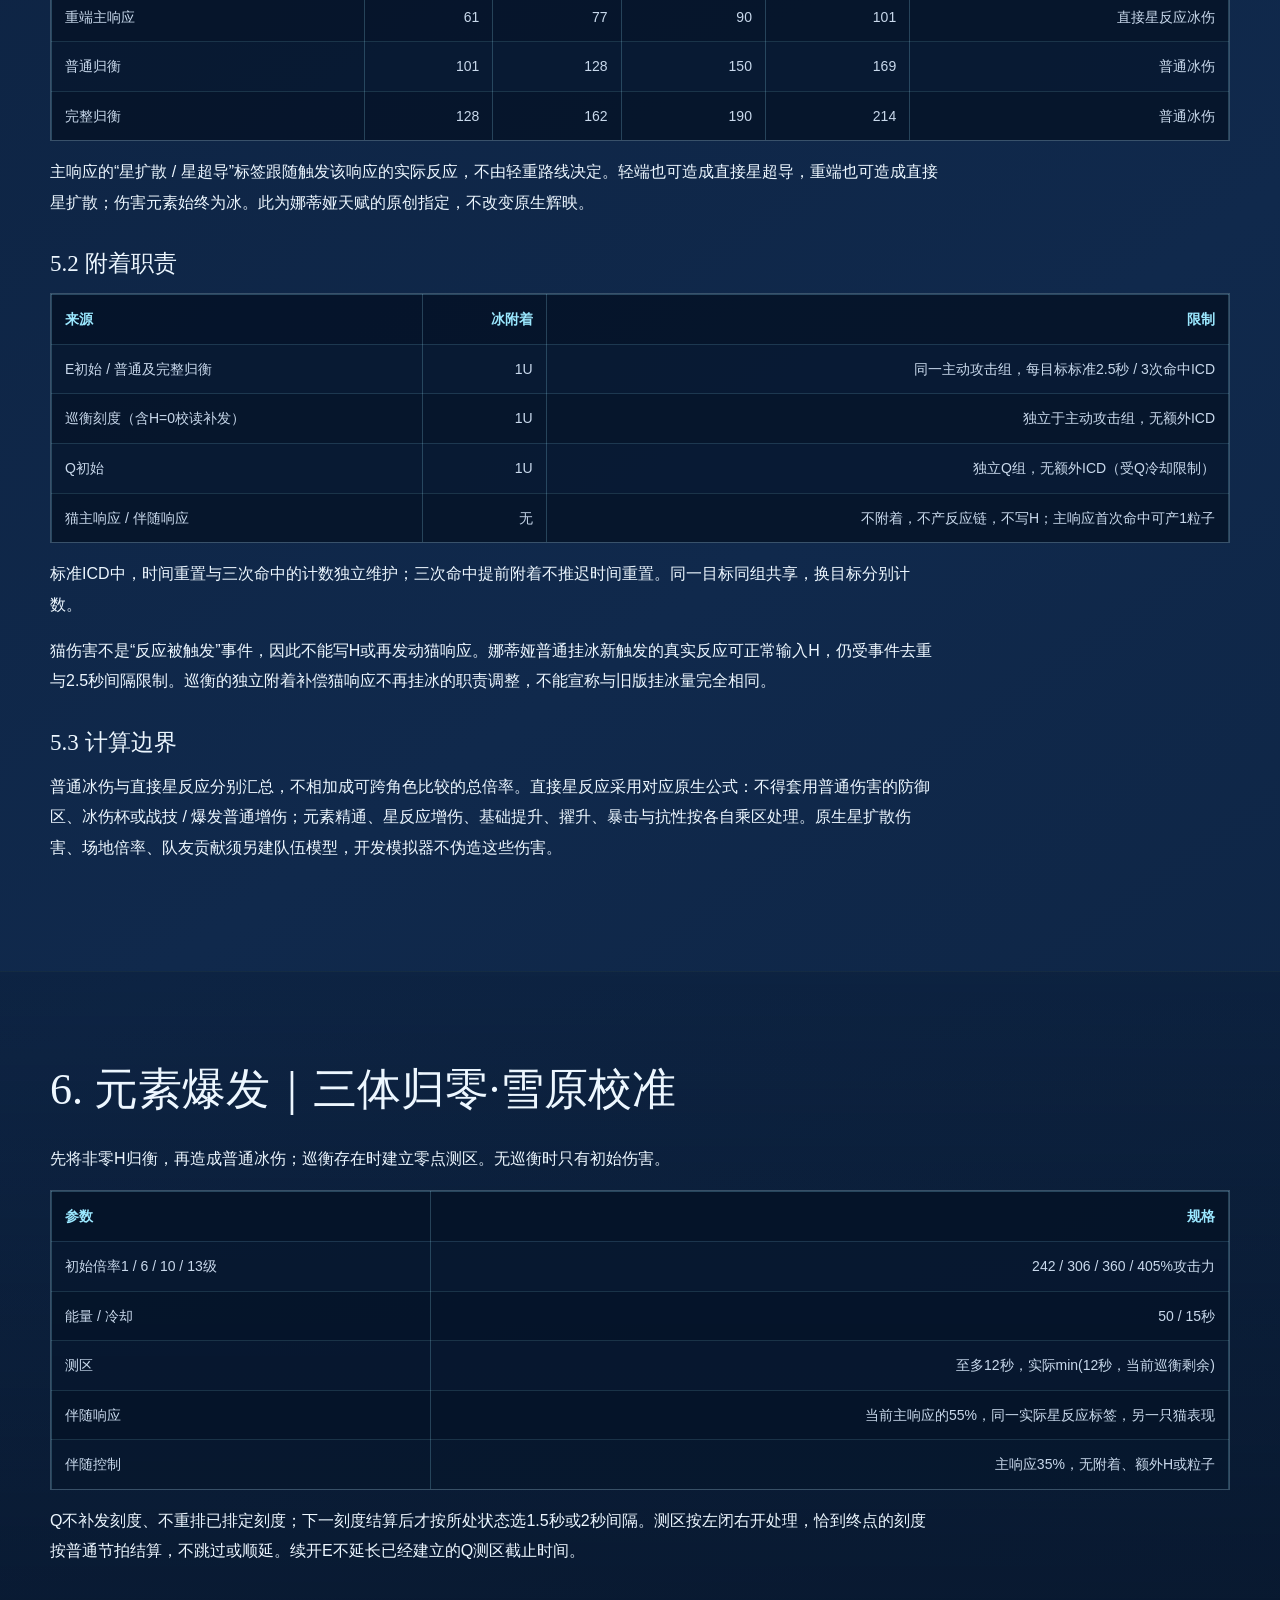
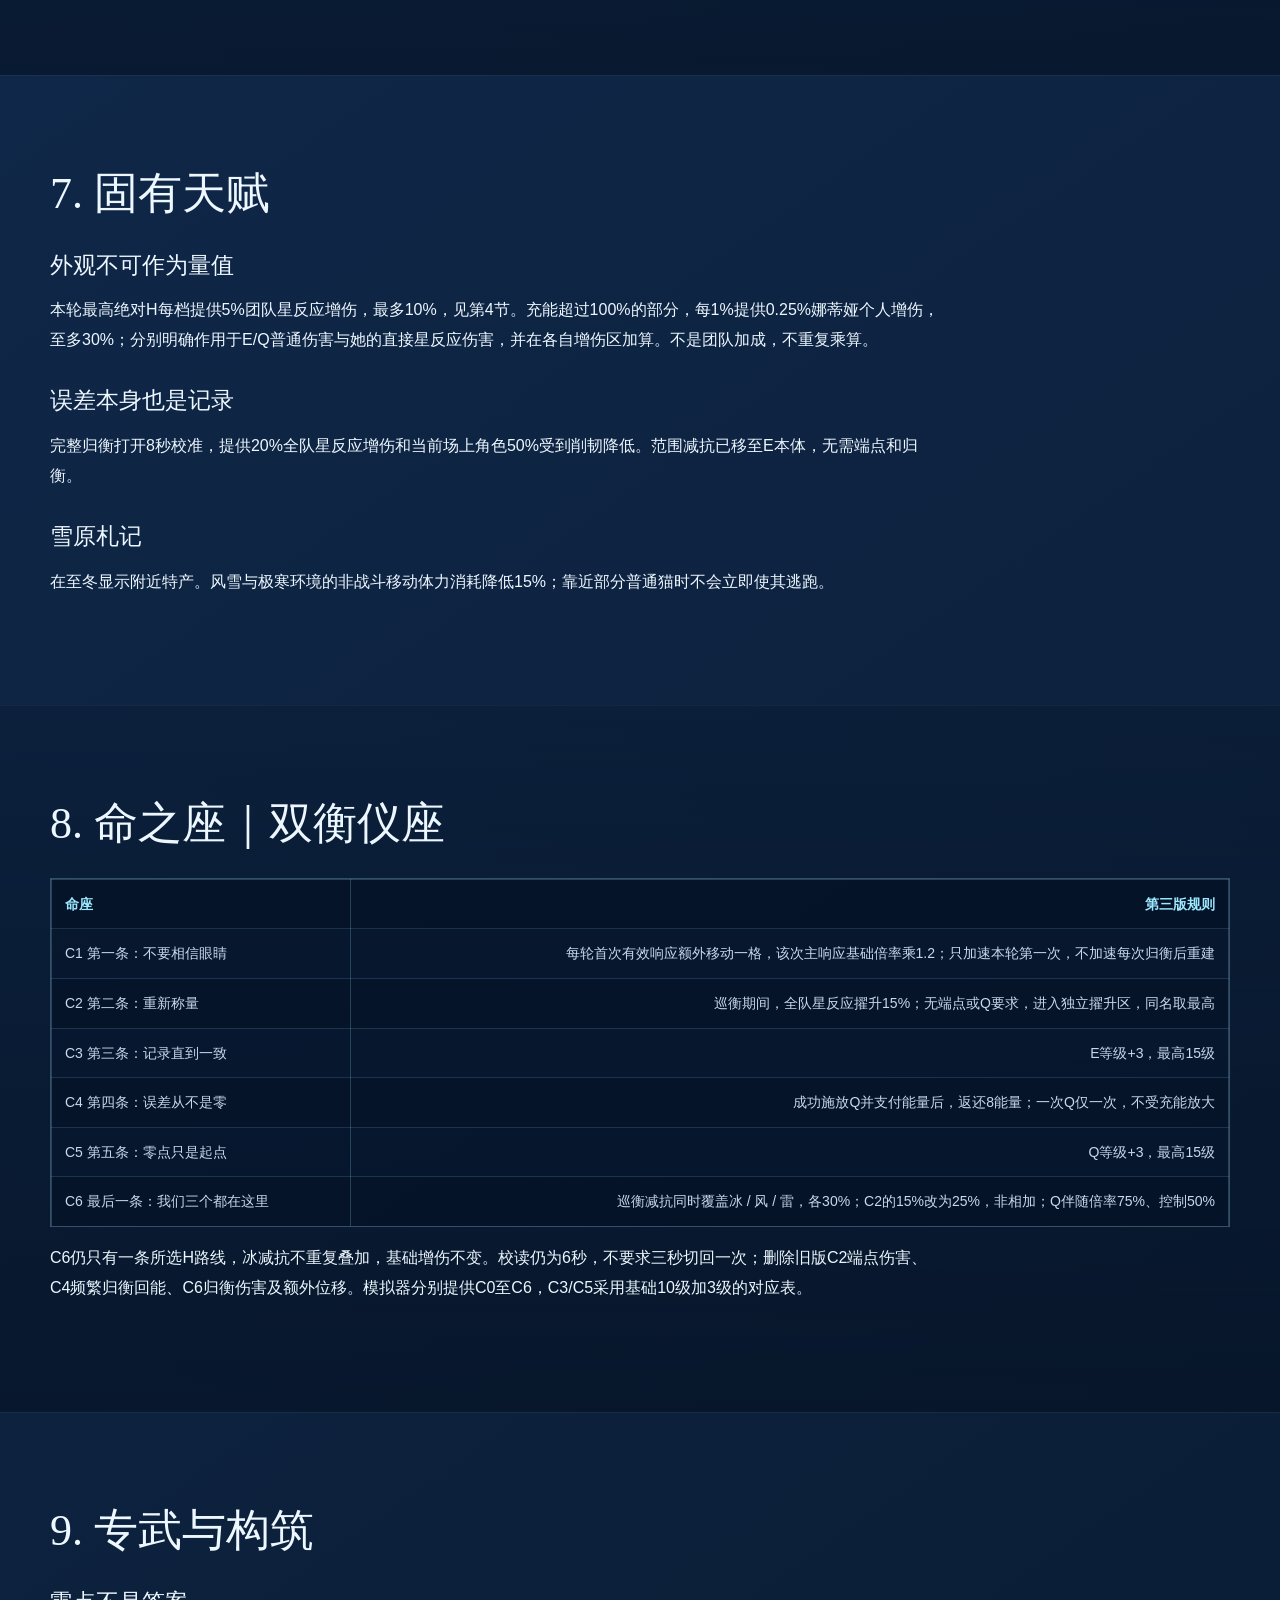
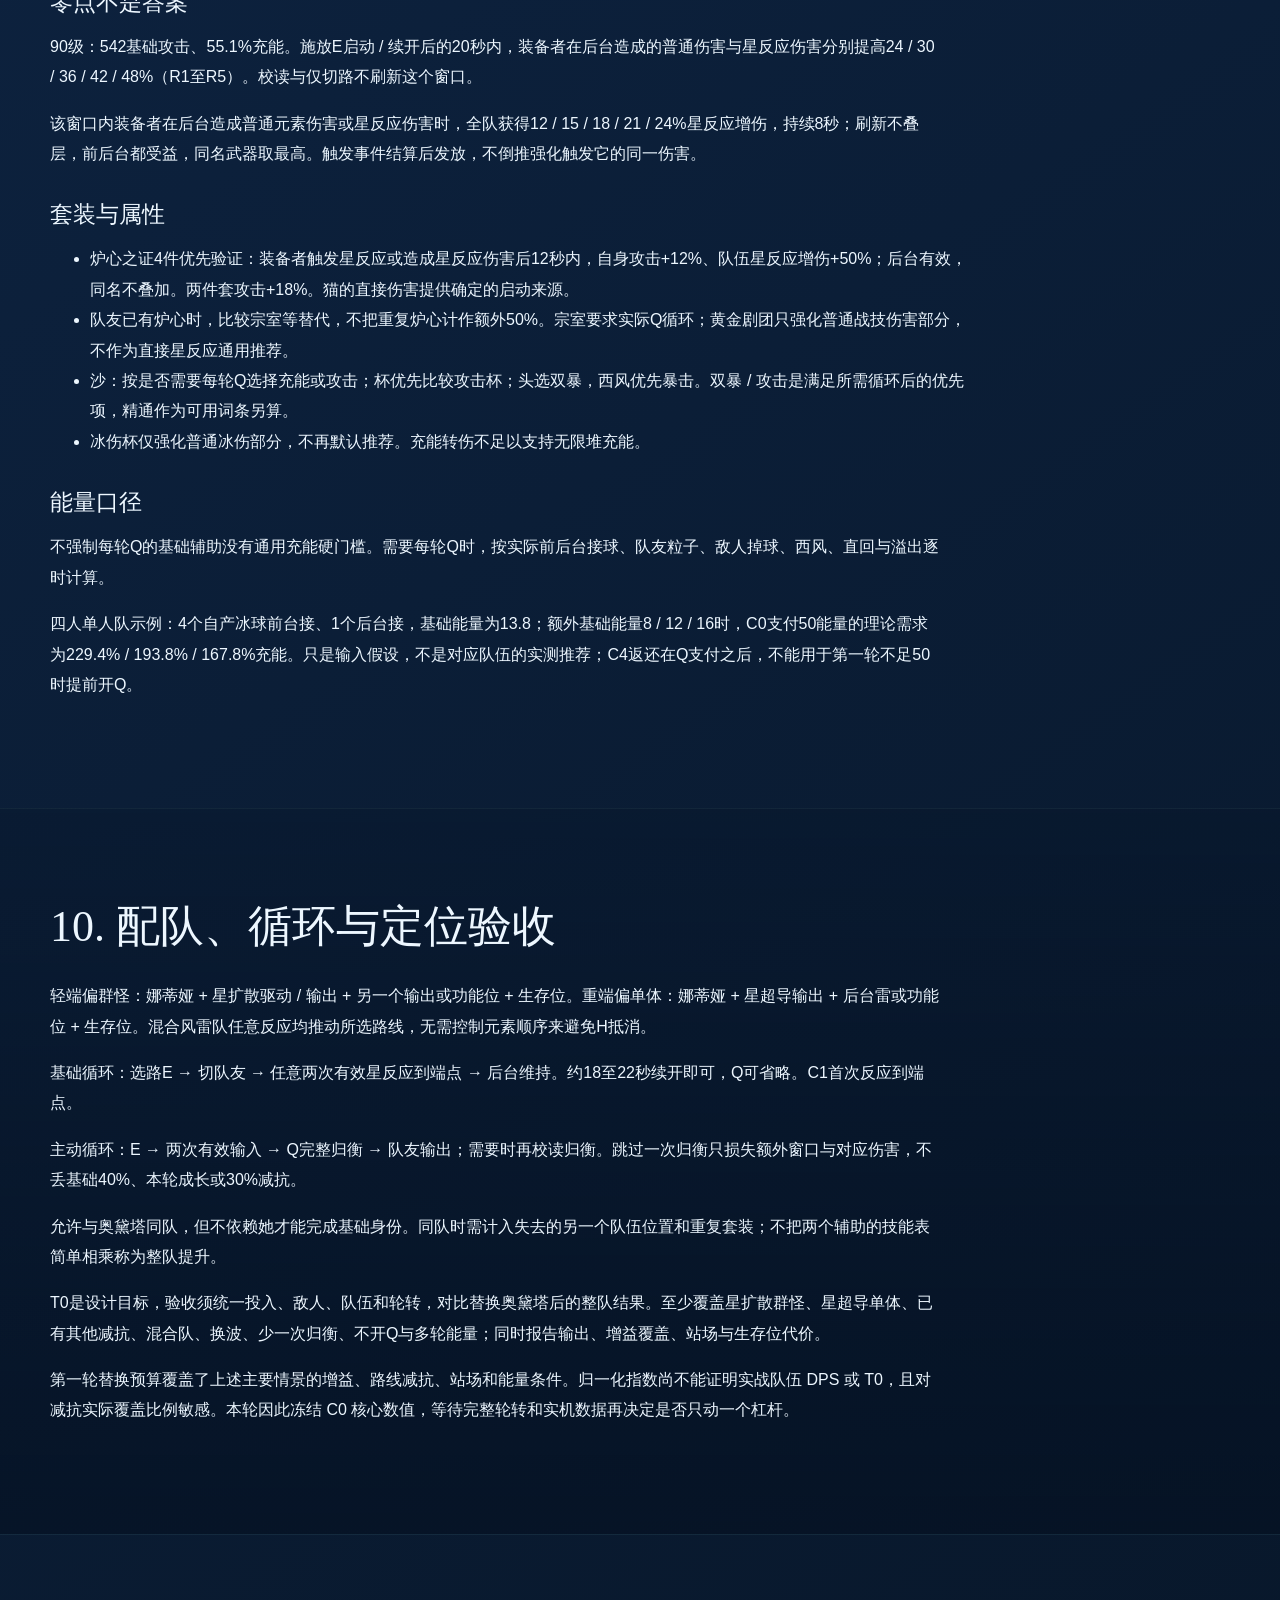
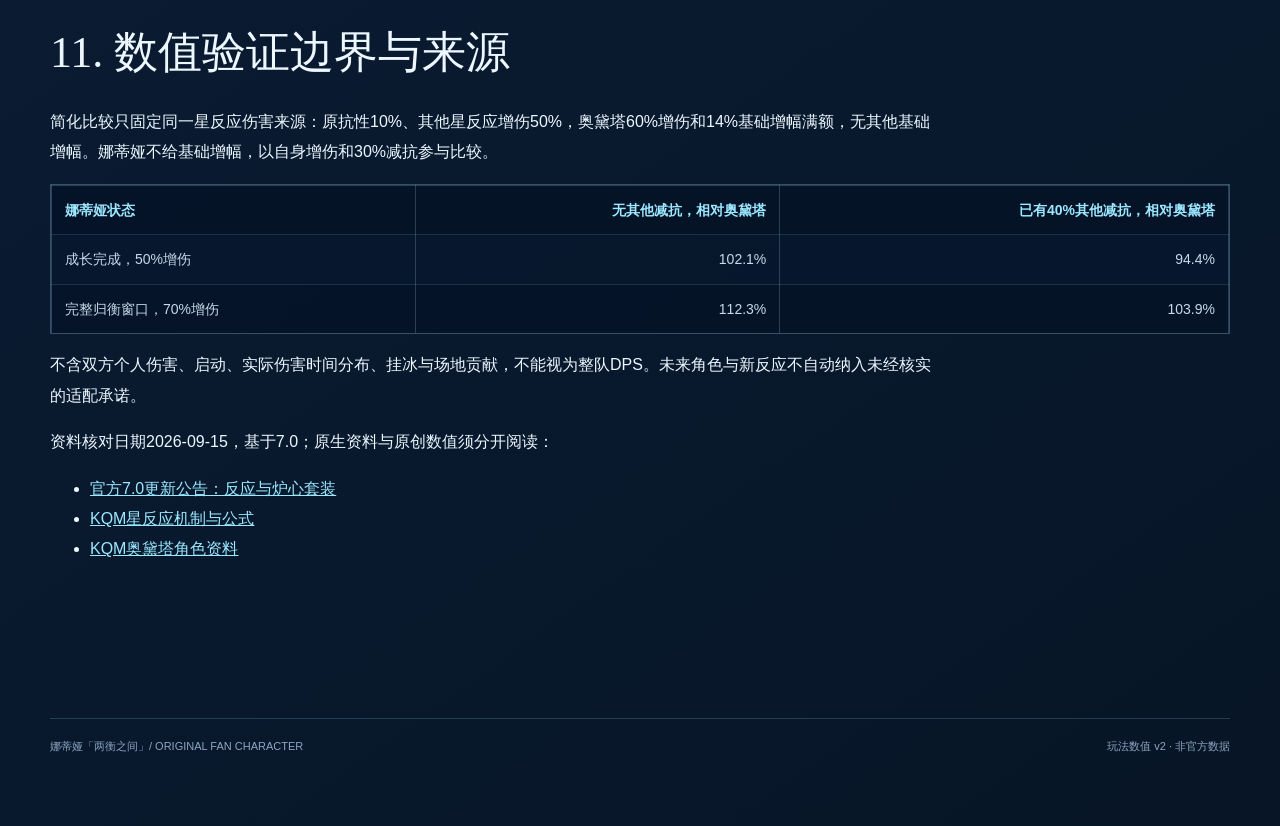
<file: output/nadia_character/gameplay.html>
<!doctype html>
<html lang="zh-CN">
<head>
  <meta charset="utf-8">
  <meta name="viewport" content="width=device-width, initial-scale=1">
  <meta name="description" content="娜蒂娅「衡标 H」完整玩法规格与第二版数值规划">
  <meta name="theme-color" content="#071426">
  <link rel="icon" href='data:image/svg+xml,<svg xmlns="http://www.w3.org/2000/svg" viewBox="0 0 24 24"><rect width="24" height="24" rx="5" fill="%23071426"/><circle cx="12" cy="12" r="9" fill="none" stroke="%239be8ff" stroke-width="1.6"/><circle cx="12" cy="12" r="5.6" fill="none" stroke="%239be8ff" stroke-width="1.2"/><circle cx="12" cy="12" r="1.7" fill="%23e6c77c"/></svg>'>
  <meta property="og:type" content="website">
  <meta property="og:title" content="娜蒂娅｜衡标 H · 玩法规格">
  <meta property="og:description" content="娜蒂娅「两衡之间」完整玩法规格：状态机、倍率、附着规则、天赋命座与构筑。">
  <meta property="og:image" content="assets/nadia_action_v2_ingame.png">
  <title>娜蒂娅｜衡标 H · 玩法规格</title>
  <link rel="stylesheet" href="theme.css">
  <script src="ui.js" defer></script>
  <style>
    .game-hero { min-height: 650px; }
    .game-hero .hero-art { min-height: 540px; }
    .game-hero .hero-art img { max-height: 560px; }
    .spec-grid { display: grid; grid-template-columns: repeat(2, minmax(0, 1fr)); gap: 18px; }
    .spec-grid.three { grid-template-columns: repeat(3, minmax(0, 1fr)); }
    .spec-card { padding: 25px; }
    .spec-card h3 { margin: 8px 0 15px; color: #fff; font-size: 20px; }
    .spec-card p, .spec-card li { color: #bfd1e5; font-size: 13px; }
    .spec-card ul, .spec-card ol { margin: 10px 0 0; padding-left: 20px; }
    .spec-card li { margin-bottom: 8px; }
    .spec-table-wrap { overflow-x: auto; border: 1px solid var(--line); background: rgba(7, 23, 45, .76); }
    .spec-table { width: 100%; min-width: 600px; border-collapse: collapse; color: #d8e7f7; font-size: 12px; }
    .spec-table th, .spec-table td { padding: 11px 13px; border-bottom: 1px solid rgba(155, 232, 255, .14); text-align: left; vertical-align: top; }
    .spec-table th { color: var(--ice); font-weight: 600; }
    .spec-table td:not(:first-child), .spec-table th:not(:first-child) { text-align: right; }
    .spec-table tr:last-child td { border-bottom: 0; }
    .state-lineup { display: grid; grid-template-columns: repeat(5, 1fr); gap: 8px; margin: 18px 0; }
    .state-node { padding: 14px 8px; border: 1px solid var(--line); text-align: center; background: rgba(15, 44, 80, .72); transition: transform .3s ease, border-color .3s ease; }
    .state-node:hover { transform: translateY(-4px); border-color: rgba(155, 232, 255, .55); }
    .state-node.center { animation: node-breathe 3.8s ease-in-out infinite; }
    @keyframes node-breathe { 0%, 100% { box-shadow: 0 0 0 rgba(230, 199, 124, 0); } 50% { box-shadow: 0 0 16px 3px rgba(230, 199, 124, .38); } }
    .state-node strong { display: block; color: var(--ice); font-size: 18px; }
    .state-node.center strong { color: var(--gold); }
    .boundary { padding: 22px 24px; border-left: 3px solid var(--gold); background: rgba(230, 199, 124, .08); color: #dceafa; }
    .boundary strong { color: var(--gold); }
    .source-note { color: #91a8c4; font-size: 11px; }
    @media (max-width: 880px) {
      .spec-grid, .spec-grid.three { grid-template-columns: 1fr; }
      .game-hero { min-height: auto; }
      .state-lineup { gap: 4px; }
      .state-node { padding: 10px 4px; font-size: 10px; }
      .state-node strong { font-size: 15px; }
    }
  </style>
  <style>.spec-copy {line-height:1.9;} .spec-copy h2 {font-size:clamp(28px,4vw,44px);margin-bottom:28px;} .spec-copy h3 {margin:32px 0 12px;} .spec-copy p,.spec-copy li {max-width:100ch;} .spec-copy table {width:100%;} .spec-copy pre {overflow:auto;} .spec-copy a {color:var(--ice);}</style>
</head>
<body>
  <div class="ambient" aria-hidden="true">
    <div class="ambient-glow ambient-glow--one"></div>
    <div class="ambient-glow ambient-glow--two"></div>
    <div class="ambient-aurora"></div>
    <div class="ambient-stars"></div>
    <div class="ambient-snow-drift"><div class="ambient-snow"></div></div>
  </div>
  <header class="topbar">
    <div class="shell topbar-inner">
      <a class="brand" href="index.html" title="回到主页">
        <svg class="brand-mark" viewBox="0 0 24 24" aria-hidden="true"><circle cx="12" cy="12" r="9.2" fill="none" stroke="currentColor" stroke-width="1.5"/><circle cx="12" cy="12" r="5.6" fill="none" stroke="currentColor" stroke-width="1.1"/><circle cx="12" cy="12" r="1.7" fill="currentColor"/></svg>
        NADIA SADOVA / GAMEPLAY SPEC</a>
      <nav aria-label="页面导航">
        <a href="index.html">角色档案</a>
        <a href="gameplay.html" aria-current="page">玩法规格</a>
        <a href="skills.html">技能表现</a>
        <a href="postcards.html">收藏卡</a>
        <a href="character-notes.html">文字档案</a>
        <span class="nav-sep" aria-hidden="true"></span>
        <a href="#state">状态机</a>
        <a href="#skills">技能数值</a>
        <a href="#rules">附着规则</a>
        <a href="#build">构筑队伍</a>
      </nav>
    </div>
  </header>

  <main>
    <section class="shell hero game-hero" aria-labelledby="game-title">
      <div class="hero-copy">
        <div class="eyebrow" data-reveal>CRYO CATALYST · STELLAR SUPPORT</div>
        <h1 id="game-title" data-reveal style="transition-delay:90ms">衡标 H</h1>
        <p class="hero-subtitle" data-reveal style="transition-delay:180ms">失衡不是终点，而是一条可以主动返回的路线。</p>
        <p class="hero-quote" data-reveal style="transition-delay:270ms">长按选择轻重，任意星反应积累所选方向。战技提供稳定团队增益和范围减抗，主动归衡提高上限。第三版原创平衡基线，尚非实战T0证明。</p>
        <div class="badges" data-reveal style="transition-delay:360ms" aria-label="玩法标签">
          <span class="badge gold">★★★★★</span><span class="badge">稳定星反应辅助</span><span class="badge">轻端聚拢</span><span class="badge">重端压制</span><span class="badge">路线减抗</span>
        </div>
        <div class="hero-actions" data-reveal style="transition-delay:450ms"><a class="button primary" href="#state">查看状态机</a><a class="button" href="skills.html">技能表现设计</a><a class="button" href="#skills">查看数值表</a></div>
      </div>
      <div class="hero-art" data-reveal style="transition-delay:220ms"><img src="assets/nadia_action_v2_ingame.png" alt="娜蒂娅展开法器，两只猫分别位于轻端与重端"></div>
    </section>

    <!-- gameplay-spec:start -->
    <section class="section" id="identity"><div class="shell spec-copy"><h2>1. 身份与基础属性</h2>
<div class="notes-table-wrap"><div class="spec-table-wrap"><table class="spec-table"><thead><tr><th>项目</th><th>规格</th></tr></thead><tbody><tr><td>稀有度 / 元素 / 武器</td><td>五星 / 冰 / 法器</td></tr><tr><td>90级生命 / 攻击 / 防御</td><td>12,858 / 223 / 743</td></tr><tr><td>突破属性</td><td>暴击伤害38.4%</td></tr><tr><td>基础循环</td><td>选路并施放E，切队友；后台成长，不强制每轮Q</td></tr><tr><td>高阶循环</td><td>到端点后以校读或Q归衡，获得额外窗口</td></tr><tr><td>生存边界</td><td>无治疗、护盾或减伤；抗打断不能替代生存位</td></tr></tbody></table></div></div>
<p>普通攻击10级：四段53.4% / 48.8% / 61.7% / 78.2%攻击力；重击156.4%，消耗50体力；下坠112.3%，低 / 高空冲击224.6% / 280.6%。普通攻击不直接写入H。</p></div></section>
    <section class="section alt" id="linchpin"><div class="shell spec-copy"><h2>2. 星枢天赋｜两衡之间</h2>
<p>娜蒂娅在自己的队伍中时，队伍角色触发的超导与冰元素扩散分别转为 Stellar-Conduct（星超导）与 Stellar Swirl（星扩散）。转换不要求娜蒂娅在场，也不要求巡衡存在。</p>
<p>该天赋只启用两种反应，不额外提供反应基础伤害提升。重复启用者不重复转换；其他角色自己的基础增幅按原生规则计算，不从“启用”推导出娜蒂娅具有同样增幅。</p>
<p>原生场地、伤害、能量、附着与辉映（Radiance）照常结算。娜蒂娅按原生条件进入辉映；选择轻重路线不强制切换辉映、不解除原生星超导优先规则，也不改变队友的伤害类型。</p></div></section>
    <section class="section" id="skills"><div class="shell spec-copy"><h2>3. 元素战技｜双相巡衡</h2>
<h3>3.1 启动与续开</h3>
<p>施放造成普通范围冰伤，开启22秒巡衡，冷却18秒。每次新巡衡清除H、本轮成长与首次响应标记，保留所选路线；最多存在一个巡衡。</p>
<ul><li>初始默认为轻端。长按E切换所选路线；短按沿用选择。</li><li>无巡衡且E冷却就绪：短按启动，长按切路后启动。</li><li>有巡衡且距上次启动不足18秒：短按执行归衡校读；长按只切路，不产生伤害、粒子、归衡奖励或延长巡衡。</li><li>有巡衡且E冷却已好：短按续开；长按切路后续开。续开不把旧H当作完整归衡，不重置归衡、响应或切路节流。</li><li>归衡校读拥有独立6秒间隔；切路独立1秒间隔。Q不改变所选路线。</li><li>冷却未好且巡衡不存在时，E不能启动；长按仍可选择路线。</li></ul>
<h3>3.2 稳定辅助与范围</h3>
<p>巡衡存在时，自己的队伍角色（含娜蒂娅、前后台）获得40%星反应伤害加成。同时，当前场上角色12米内的敌人按所选路线受到30%减抗：轻端为冰 / 风，重端为冰 / 雷。</p>
<p>减抗是随当前场上角色移动的有效范围，不绑定最初命中的敌人。敌人进入范围即获得，离开或巡衡结束即失去；切路立即替换减抗元素，不残留叠加。C6例外见命座。多名娜蒂娅的同名增益与减抗取最高，不叠加。</p>
<p>减抗不依赖H、端点或Q。新敌人进入有效范围即可受益。队伍增益不要求造成某种特定星反应，轻端和重端都能强化两种星反应；控制与减抗元素才是选路差异。</p>
<h3>3.3 巡衡刻度与产球</h3>
<p>首次刻度为启动后1.5秒，此后每2秒；零点测区内后续间隔为1.5秒。一次刻度只攻击一次，不按目标数量重复发射。刻度独立附着，每次有效命中附着1U冰，没有额外标准ICD。</p>
<p>优先锁定当前场上角色最近命中的有效敌人；失效或超出12米时转向12米内最近敌人。无有效目标则跳过，不补发、不暂停时间轴。无反应时仍完整保留刻度、基础增益和范围减抗。</p>
<p>启动或续开的初始攻击命中有效敌人时产生4个冰微粒；本轮第一次实际命中的猫主响应额外产生1个。无命中不产球，重施校读与伴随不产球；每轮上限5个。</p></div></section>
    <section class="section alt" id="state"><div class="shell spec-copy"><h2>4. 衡标与轻重路线</h2>
<h3>4.1 路线和成长</h3>
<p>H仍是五格：-2 / -1 / 0 / +1 / +2。路线由玩家选择：轻端使H向负方向积累，重端向正方向积累，两种星反应都积累所选方向。反应交替不再使H抵消。</p>
<p>自己的队伍角色在前台或后台触发有效星反应，且反应目标位于有效12米范围时，触发对应所选路线的猫主响应并移动H一格。两猫共享2.5秒响应间隔；一次攻击产生的多目标或多种反应合并为同一个输入事件，只按先结算的有效反应响应一次。间隔内的原生反应照常结算，不缓存补发猫响应。</p>
<p>每次达到新的本轮最高绝对H，获得一档成长，每档额外5%全队星反应伤害，最多10%。成长在本轮巡衡内保留：归衡或切路不会丢失；新巡衡开始时重新积累。</p>
<p>到达端点后H夹紧，同方向后续输入仍可触发猫响应，但不继续加档，不叠加旧版“稳定读数”个人伤害。</p>
<h3>4.2 切路与归衡</h3>
<p>切路时H直接归零并清除端点，不造成归衡伤害或发放校准窗口；保留本轮成长与已有校准窗口。两种反应都能重建新路线H。</p>
<p>校读或Q从非零H回零：到过端点为完整归衡，否则为普通归衡。归衡清除H与端点，但保留所选路线与本轮成长。归衡伤害、校准共享4秒间隔；间隔内H仍归零，不重复发奖。</p>
<ul><li>普通归衡：150%攻击力普通冰伤，5米内柔和聚拢2秒。</li><li>完整归衡：190%攻击力普通冰伤，6.5米内轻端70%牵引；全队额外20%星反应增伤8秒，当前场上角色受到的削韧降低50%。窗口刷新，不叠层。</li><li>校读时H为0：只补发一次巡衡刻度，不产球、不重置自动刻度、不触发归衡。</li></ul>
<p>校准在巡衡结束或倒下时立即结束，不留下孤立增益。基础40% + 本轮成长最多10% + 校准20%，零命角色自身星反应增伤上限70%；不含武器、套装、命座或队友。</p>
<h3>4.3 控制</h3>
<p>轻端：普莎主响应在5.5米内牵引1秒，中型敌人强度为小型25%；到端点后扩大至7米、1.5秒、中型40%。</p>
<p>重端：伊嘉主响应范围4.5米，较高伤害与高削韧。Boss和固定机关不被强制击倒；是否硬直由敌人韧性与免疫决定。控制比例为设计目标，尚无真实物理或敌人韧性验证。</p></div></section>
    <section class="section" id="rules"><div class="shell spec-copy"><h2>5. 倍率、伤害类型与附着</h2>
<h3>5.1 E倍率（均为攻击力百分比）</h3>
<div class="notes-table-wrap"><div class="spec-table-wrap"><table class="spec-table"><thead><tr><th>来源</th><th>1级</th><th>6级</th><th>10级</th><th>13级</th><th>类型</th></tr></thead><tbody><tr><td>启动 / 续开初始</td><td>68</td><td>86</td><td>101</td><td>114</td><td>普通冰伤</td></tr><tr><td>巡衡刻度</td><td>42</td><td>53</td><td>62</td><td>70</td><td>普通冰伤</td></tr><tr><td>轻端主响应</td><td>47</td><td>60</td><td>70</td><td>79</td><td>直接星反应冰伤</td></tr><tr><td>重端主响应</td><td>61</td><td>77</td><td>90</td><td>101</td><td>直接星反应冰伤</td></tr><tr><td>普通归衡</td><td>101</td><td>128</td><td>150</td><td>169</td><td>普通冰伤</td></tr><tr><td>完整归衡</td><td>128</td><td>162</td><td>190</td><td>214</td><td>普通冰伤</td></tr></tbody></table></div></div>
<p>主响应的“星扩散 / 星超导”标签跟随触发该响应的实际反应，不由轻重路线决定。轻端也可造成直接星超导，重端也可造成直接星扩散；伤害元素始终为冰。此为娜蒂娅天赋的原创指定，不改变原生辉映。</p>
<h3>5.2 附着职责</h3>
<div class="notes-table-wrap"><div class="spec-table-wrap"><table class="spec-table"><thead><tr><th>来源</th><th>冰附着</th><th>限制</th></tr></thead><tbody><tr><td>E初始 / 普通及完整归衡</td><td>1U</td><td>同一主动攻击组，每目标标准2.5秒 / 3次命中ICD</td></tr><tr><td>巡衡刻度（含H=0校读补发）</td><td>1U</td><td>独立于主动攻击组，无额外ICD</td></tr><tr><td>Q初始</td><td>1U</td><td>独立Q组，无额外ICD（受Q冷却限制）</td></tr><tr><td>猫主响应 / 伴随响应</td><td>无</td><td>不附着，不产反应链，不写H；主响应首次命中可产1粒子</td></tr></tbody></table></div></div>
<p>标准ICD中，时间重置与三次命中的计数独立维护；三次命中提前附着不推迟时间重置。同一目标同组共享，换目标分别计数。</p>
<p>猫伤害不是“反应被触发”事件，因此不能写H或再发动猫响应。娜蒂娅普通挂冰新触发的真实反应可正常输入H，仍受事件去重与2.5秒间隔限制。巡衡的独立附着补偿猫响应不再挂冰的职责调整，不能宣称与旧版挂冰量完全相同。</p>
<h3>5.3 计算边界</h3>
<p>普通冰伤与直接星反应分别汇总，不相加成可跨角色比较的总倍率。直接星反应采用对应原生公式：不得套用普通伤害的防御区、冰伤杯或战技 / 爆发普通增伤；元素精通、星反应增伤、基础提升、擢升、暴击与抗性按各自乘区处理。原生星扩散伤害、场地倍率、队友贡献须另建队伍模型，开发模拟器不伪造这些伤害。</p></div></section>
    <section class="section alt" id="burst"><div class="shell spec-copy"><h2>6. 元素爆发｜三体归零·雪原校准</h2>
<p>先将非零H归衡，再造成普通冰伤；巡衡存在时建立零点测区。无巡衡时只有初始伤害。</p>
<div class="notes-table-wrap"><div class="spec-table-wrap"><table class="spec-table"><thead><tr><th>参数</th><th>规格</th></tr></thead><tbody><tr><td>初始倍率1 / 6 / 10 / 13级</td><td>242 / 306 / 360 / 405%攻击力</td></tr><tr><td>能量 / 冷却</td><td>50 / 15秒</td></tr><tr><td>测区</td><td>至多12秒，实际min(12秒，当前巡衡剩余)</td></tr><tr><td>伴随响应</td><td>当前主响应的55%，同一实际星反应标签，另一只猫表现</td></tr><tr><td>伴随控制</td><td>主响应35%，无附着、额外H或粒子</td></tr></tbody></table></div></div>
<p>Q不补发刻度、不重排已排定刻度；下一刻度结算后才按所处状态选1.5秒或2秒间隔。测区按左闭右开处理，恰到终点的刻度按普通节拍结算，不跳过或顺延。续开E不延长已经建立的Q测区截止时间。</p></div></section>
    <section class="section" id="talents"><div class="shell spec-copy"><h2>7. 固有天赋</h2>
<h3>外观不可作为量值</h3>
<p>本轮最高绝对H每档提供5%团队星反应增伤，最多10%，见第4节。充能超过100%的部分，每1%提供0.25%娜蒂娅个人增伤，至多30%；分别明确作用于E/Q普通伤害与她的直接星反应伤害，并在各自增伤区加算。不是团队加成，不重复乘算。</p>
<h3>误差本身也是记录</h3>
<p>完整归衡打开8秒校准，提供20%全队星反应增伤和当前场上角色50%受到削韧降低。范围减抗已移至E本体，无需端点和归衡。</p>
<h3>雪原札记</h3>
<p>在至冬显示附近特产。风雪与极寒环境的非战斗移动体力消耗降低15%；靠近部分普通猫时不会立即使其逃跑。</p></div></section>
    <section class="section alt" id="constellations"><div class="shell spec-copy"><h2>8. 命之座｜双衡仪座</h2>
<div class="notes-table-wrap"><div class="spec-table-wrap"><table class="spec-table"><thead><tr><th>命座</th><th>第三版规则</th></tr></thead><tbody><tr><td>C1 第一条：不要相信眼睛</td><td>每轮首次有效响应额外移动一格，该次主响应基础倍率乘1.2；只加速本轮第一次，不加速每次归衡后重建</td></tr><tr><td>C2 第二条：重新称量</td><td>巡衡期间，全队星反应擢升15%；无端点或Q要求，进入独立擢升区，同名取最高</td></tr><tr><td>C3 第三条：记录直到一致</td><td>E等级+3，最高15级</td></tr><tr><td>C4 第四条：误差从不是零</td><td>成功施放Q并支付能量后，返还8能量；一次Q仅一次，不受充能放大</td></tr><tr><td>C5 第五条：零点只是起点</td><td>Q等级+3，最高15级</td></tr><tr><td>C6 最后一条：我们三个都在这里</td><td>巡衡减抗同时覆盖冰 / 风 / 雷，各30%；C2的15%改为25%，非相加；Q伴随倍率75%、控制50%</td></tr></tbody></table></div></div>
<p>C6仍只有一条所选H路线，冰减抗不重复叠加，基础增伤不变。校读仍为6秒，不要求三秒切回一次；删除旧版C2端点伤害、C4频繁归衡回能、C6归衡伤害及额外位移。模拟器分别提供C0至C6，C3/C5采用基础10级加3级的对应表。</p></div></section>
    <section class="section" id="build"><div class="shell spec-copy"><h2>9. 专武与构筑</h2>
<h3>零点不是答案</h3>
<p>90级：542基础攻击、55.1%充能。施放E启动 / 续开后的20秒内，装备者在后台造成的普通伤害与星反应伤害分别提高24 / 30 / 36 / 42 / 48%（R1至R5）。校读与仅切路不刷新这个窗口。</p>
<p>该窗口内装备者在后台造成普通元素伤害或星反应伤害时，全队获得12 / 15 / 18 / 21 / 24%星反应增伤，持续8秒；刷新不叠层，前后台都受益，同名武器取最高。触发事件结算后发放，不倒推强化触发它的同一伤害。</p>
<h3>套装与属性</h3>
<ul><li>炉心之证4件优先验证：装备者触发星反应或造成星反应伤害后12秒内，自身攻击+12%、队伍星反应增伤+50%；后台有效，同名不叠加。两件套攻击+18%。猫的直接伤害提供确定的启动来源。</li><li>队友已有炉心时，比较宗室等替代，不把重复炉心计作额外50%。宗室要求实际Q循环；黄金剧团只强化普通战技伤害部分，不作为直接星反应通用推荐。</li><li>沙：按是否需要每轮Q选择充能或攻击；杯优先比较攻击杯；头选双暴，西风优先暴击。双暴 / 攻击是满足所需循环后的优先项，精通作为可用词条另算。</li><li>冰伤杯仅强化普通冰伤部分，不再默认推荐。充能转伤不足以支持无限堆充能。</li></ul>
<h3>能量口径</h3>
<p>不强制每轮Q的基础辅助没有通用充能硬门槛。需要每轮Q时，按实际前后台接球、队友粒子、敌人掉球、西风、直回与溢出逐时计算。</p>
<p>四人单人队示例：4个自产冰球前台接、1个后台接，基础能量为13.8；额外基础能量8 / 12 / 16时，C0支付50能量的理论需求为229.4% / 193.8% / 167.8%充能。只是输入假设，不是对应队伍的实测推荐；C4返还在Q支付之后，不能用于第一轮不足50时提前开Q。</p></div></section>
    <section class="section alt" id="teams"><div class="shell spec-copy"><h2>10. 配队、循环与定位验收</h2>
<p>轻端偏群怪：娜蒂娅 + 星扩散驱动 / 输出 + 另一个输出或功能位 + 生存位。重端偏单体：娜蒂娅 + 星超导输出 + 后台雷或功能位 + 生存位。混合风雷队任意反应均推动所选路线，无需控制元素顺序来避免H抵消。</p>
<p>基础循环：选路E → 切队友 → 任意两次有效星反应到端点 → 后台维持。约18至22秒续开即可，Q可省略。C1首次反应到端点。</p>
<p>主动循环：E → 两次有效输入 → Q完整归衡 → 队友输出；需要时再校读归衡。跳过一次归衡只损失额外窗口与对应伤害，不丢基础40%、本轮成长或30%减抗。</p>
<p>允许与奥黛塔同队，但不依赖她才能完成基础身份。同队时需计入失去的另一个队伍位置和重复套装；不把两个辅助的技能表简单相乘称为整队提升。</p>
<p>T0是设计目标，验收须统一投入、敌人、队伍和轮转，对比替换奥黛塔后的整队结果。至少覆盖星扩散群怪、星超导单体、已有其他减抗、混合队、换波、少一次归衡、不开Q与多轮能量；同时报告输出、增益覆盖、站场与生存位代价。</p>
<p>第一轮替换预算覆盖了上述主要情景的增益、路线减抗、站场和能量条件。归一化指数尚不能证明实战队伍 DPS 或 T0，且对减抗实际覆盖比例敏感。本轮因此冻结 C0 核心数值，等待完整轮转和实机数据再决定是否只动一个杠杆。</p></div></section>
    <section class="section" id="validation"><div class="shell spec-copy"><h2>11. 数值验证边界与来源</h2>
<p>简化比较只固定同一星反应伤害来源：原抗性10%、其他星反应增伤50%，奥黛塔60%增伤和14%基础增幅满额，无其他基础增幅。娜蒂娅不给基础增幅，以自身增伤和30%减抗参与比较。</p>
<div class="notes-table-wrap"><div class="spec-table-wrap"><table class="spec-table"><thead><tr><th>娜蒂娅状态</th><th>无其他减抗，相对奥黛塔</th><th>已有40%其他减抗，相对奥黛塔</th></tr></thead><tbody><tr><td>成长完成，50%增伤</td><td>102.1%</td><td>94.4%</td></tr><tr><td>完整归衡窗口，70%增伤</td><td>112.3%</td><td>103.9%</td></tr></tbody></table></div></div>
<p>不含双方个人伤害、启动、实际伤害时间分布、挂冰与场地贡献，不能视为整队DPS。未来角色与新反应不自动纳入未经核实的适配承诺。</p>
<p>资料核对日期2026-09-15，基于7.0；原生资料与原创数值须分开阅读：</p>
<ul><li><a href="https://www.hoyolab.com/article/46233468">官方7.0更新公告：反应与炉心套装</a></li><li><a href="https://keqingmains.com/misc/stellar-reaction-guide/">KQM星反应机制与公式</a></li><li><a href="https://keqingmains.com/q/odette-quickguide/">KQM奥黛塔角色资料</a></li></ul></div></section>
    <!-- gameplay-spec:end -->
  </main>

  <footer><div class="shell footer-line"><span>娜蒂娅「两衡之间」/ ORIGINAL FAN CHARACTER</span><span>玩法数值 v2 · 非官方数据</span></div></footer>
</body>
</html>
</file>
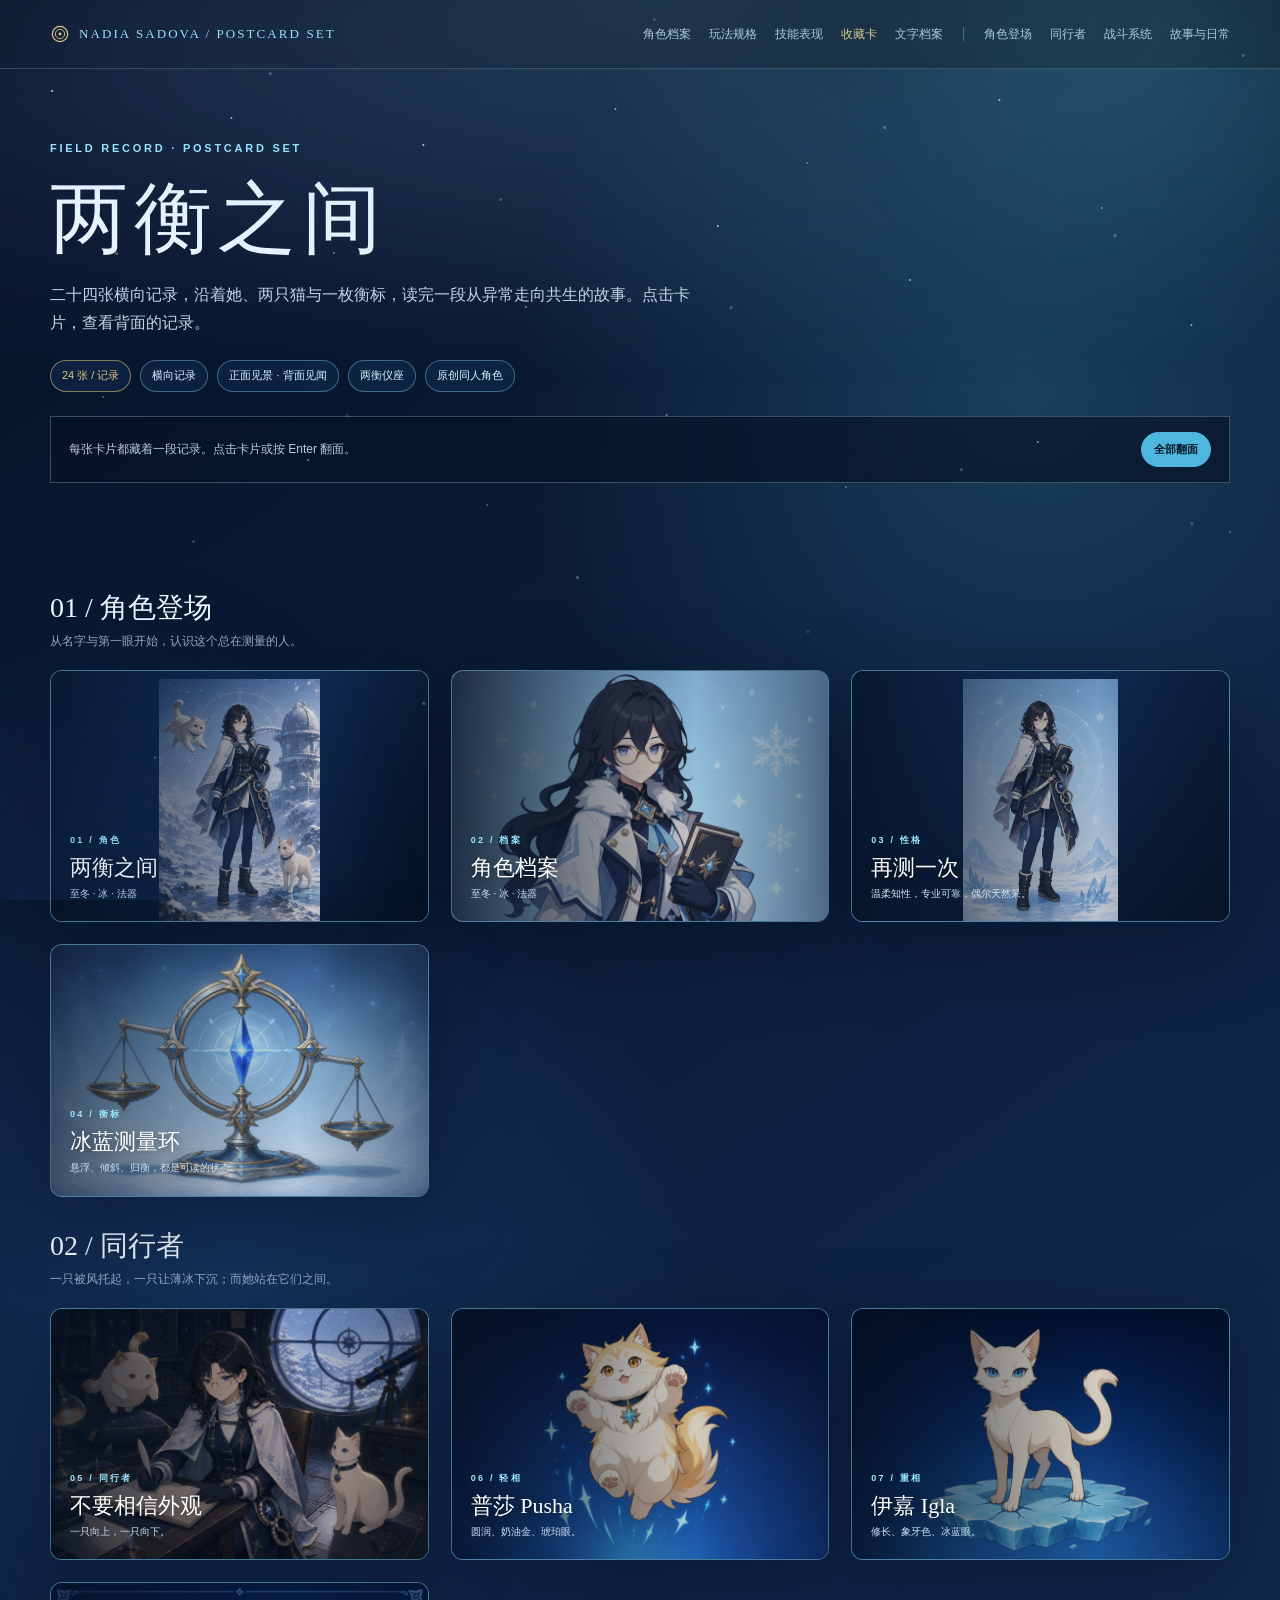
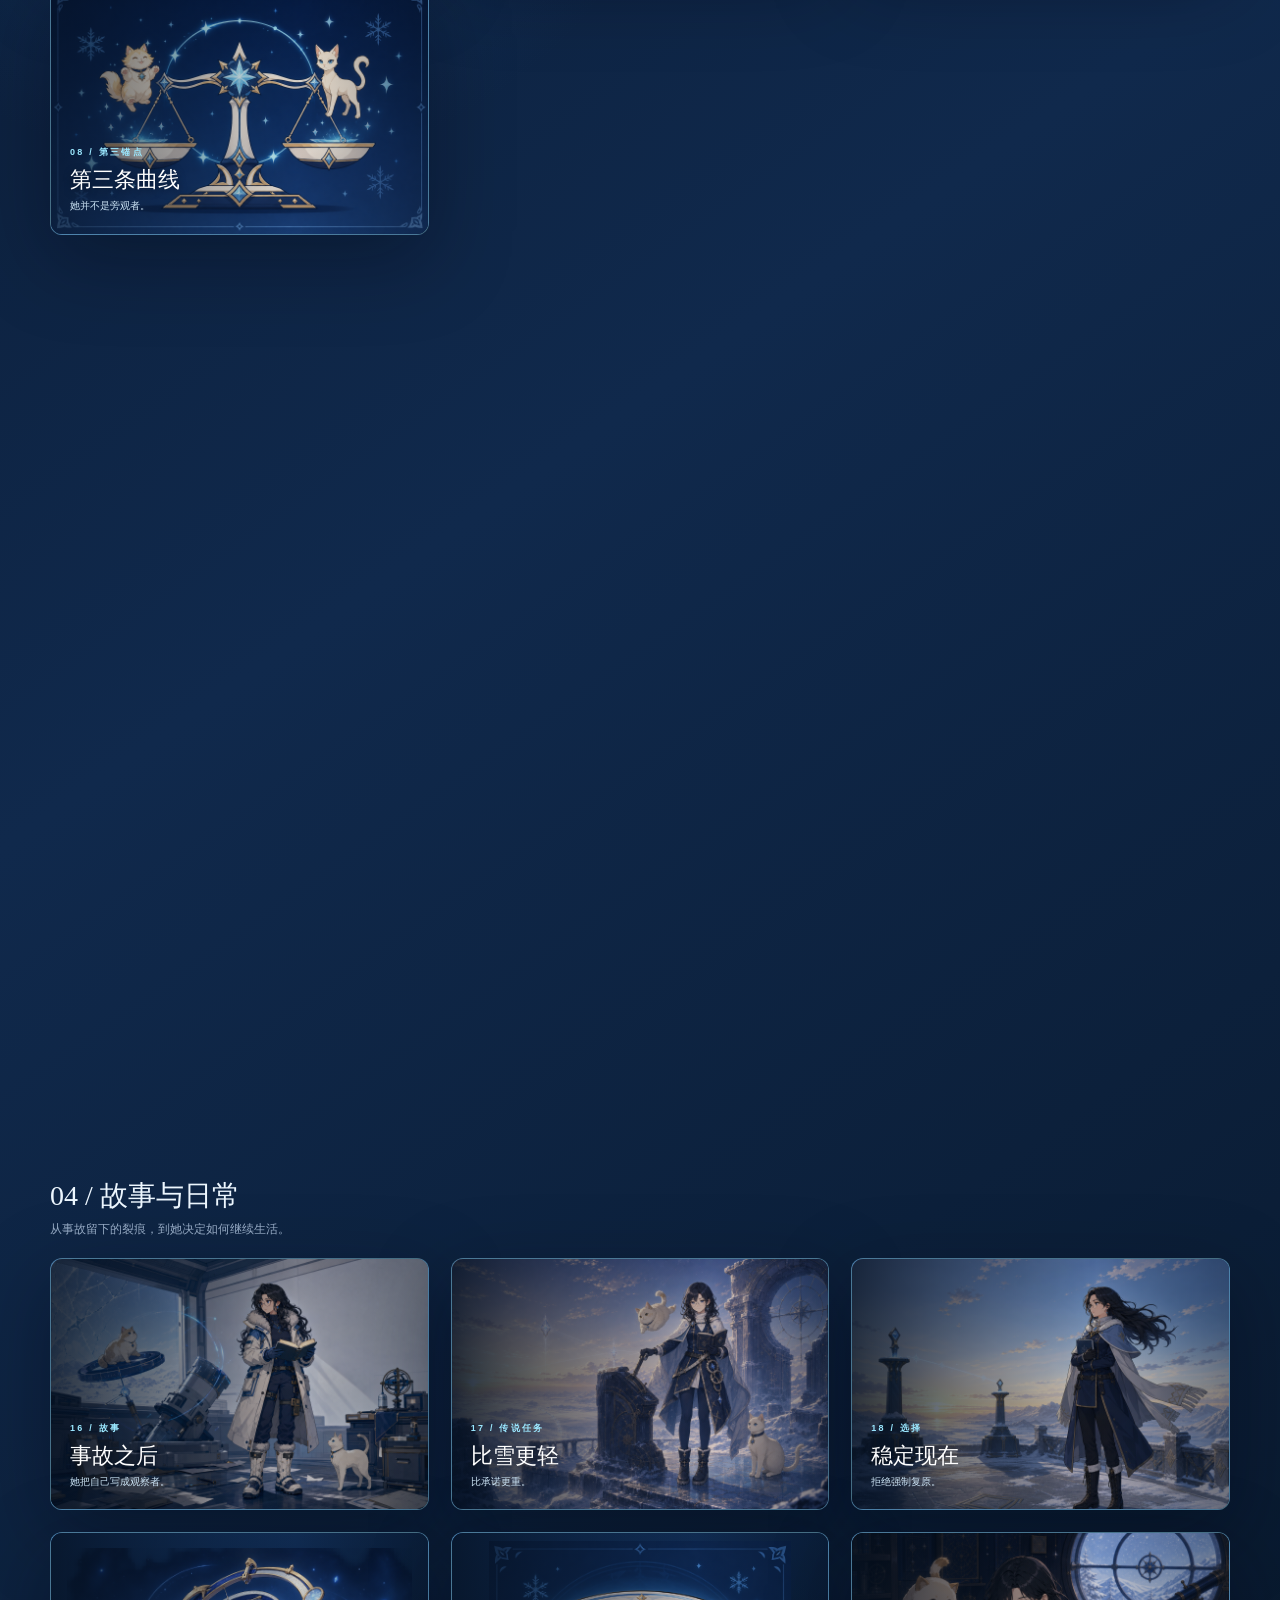
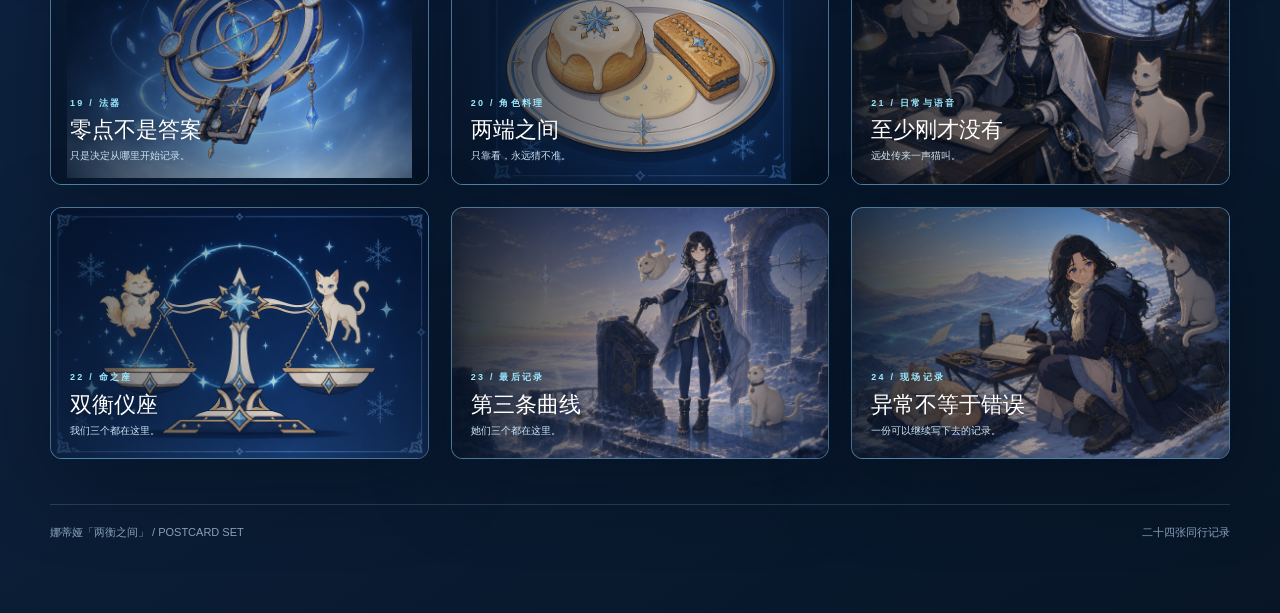
<file: output/nadia_character/postcards.html>
<!doctype html>
<html lang="zh-CN">
<head>
  <meta charset="utf-8">
  <meta name="viewport" content="width=device-width, initial-scale=1">
  <meta name="description" content="娜蒂娅「两衡之间」横版明信片套组">
  <meta name="theme-color" content="#071426">
  <link rel="icon" href='data:image/svg+xml,<svg xmlns="http://www.w3.org/2000/svg" viewBox="0 0 24 24"><rect width="24" height="24" rx="5" fill="%23071426"/><circle cx="12" cy="12" r="9" fill="none" stroke="%239be8ff" stroke-width="1.6"/><circle cx="12" cy="12" r="5.6" fill="none" stroke="%239be8ff" stroke-width="1.2"/><circle cx="12" cy="12" r="1.7" fill="%23e6c77c"/></svg>'>
  <meta property="og:type" content="website">
  <meta property="og:title" content="娜蒂娅｜两衡之间 · 明信片">
  <meta property="og:description" content="二十四张横向记录，沿着她、两只猫与一枚衡标，读完一段从异常走向共生的故事。">
  <meta property="og:image" content="assets/nadia_splash_v4_canonical_refined.png">
  <title>娜蒂娅｜两衡之间 · 明信片</title>
  <link rel="stylesheet" href="theme.css">
  <script src="ui.js" defer></script>
</head>
<body>
  <div class="ambient" aria-hidden="true">
    <div class="ambient-glow ambient-glow--one"></div>
    <div class="ambient-glow ambient-glow--two"></div>
    <div class="ambient-aurora"></div>
    <div class="ambient-stars"></div>
    <div class="ambient-snow-drift"><div class="ambient-snow"></div></div>
  </div>
  <header class="topbar">
    <div class="shell topbar-inner">
      <a class="brand" href="index.html" title="回到主页">
        <svg class="brand-mark" viewBox="0 0 24 24" aria-hidden="true"><circle cx="12" cy="12" r="9.2" fill="none" stroke="currentColor" stroke-width="1.5"/><circle cx="12" cy="12" r="5.6" fill="none" stroke="currentColor" stroke-width="1.1"/><circle cx="12" cy="12" r="1.7" fill="currentColor"/></svg>
        NADIA SADOVA / POSTCARD SET</a>
      <nav aria-label="页面导航">
        <a href="index.html">角色档案</a>
        <a href="gameplay.html">玩法规格</a>
        <a href="skills.html">技能表现</a>
        <a href="postcards.html" aria-current="page">收藏卡</a>
        <a href="character-notes.html">文字档案</a>
        <span class="nav-sep" aria-hidden="true"></span>
        <a href="#entry">角色登场</a>
        <a href="#companions">同行者</a>
        <a href="#combat">战斗系统</a>
        <a href="#story">故事与日常</a>
      </nav>
    </div>
  </header>

  <main>
    <section class="shell set-hero">
      <div class="eyebrow" data-reveal>FIELD RECORD · POSTCARD SET</div>
      <h1 data-reveal style="transition-delay:90ms">两衡之间</h1>
      <p class="lede" data-reveal style="transition-delay:180ms">二十四张横向记录，沿着她、两只猫与一枚衡标，读完一段从异常走向共生的故事。点击卡片，查看背面的记录。</p>
      <div class="set-meta" data-reveal style="transition-delay:270ms">
        <span class="badge gold">24 张 / 记录</span>
        <span class="badge">横向记录</span>
        <span class="badge">正面见景 · 背面见闻</span>
        <span class="badge">两衡仪座</span>
        <span class="badge">原创同人角色</span>
      </div>
      <div class="set-toolbar" data-reveal style="transition-delay:360ms">
        <span>每张卡片都藏着一段记录。点击卡片或按 Enter 翻面。</span>
        <button class="button primary" id="flip-all" type="button">全部翻面</button>
      </div>
    </section>

    <section class="shell postcard-group" id="entry" data-reveal>
      <h2>01 / 角色登场</h2>
      <p>从名字与第一眼开始，认识这个总在测量的人。</p>
      <div class="postcard-grid">
        <article class="postcard" tabindex="0" aria-label="第 01 张，点击翻面">
          <div class="postcard-inner">
            <div class="pc-face pc-front contain refined"><img src="assets/nadia_splash_v4_canonical_refined.png" alt="娜蒂娅与两只猫在雪原中的全身主视觉"><div class="pc-front-label"><div class="eyebrow">01 / 角色</div><h3>两衡之间</h3><p>至冬 · 冰 · 法器</p></div></div>
            <div class="pc-face pc-back"><div class="eyebrow">01 / 开场记录</div><h3>娜蒂娅·萨多娃</h3><p>在雪原上记录无法被称量之物的人，也在不知不觉间成为了记录中的第三个对象。</p><span class="pc-number">01</span><span class="pc-tag">角色封面</span></div>
          </div>
        </article>
        <article class="postcard" tabindex="0" aria-label="第 02 张，点击翻面">
          <div class="postcard-inner">
            <div class="pc-face pc-front ingame"><img src="assets/nadia_portrait_v1_ingame.png" alt="娜蒂娅的半身角色档案图"><div class="pc-front-label"><div class="eyebrow">02 / 档案</div><h3>角色档案</h3><p>至冬 · 冰 · 法器</p></div></div>
            <div class="pc-face pc-back"><div class="eyebrow">02 / 角色档案</div><h3>双衡仪座</h3><p>五星冰元素法器角色。身份是民间异常现象记录员、野外调查研究者。定位：稳定星反应辅助 / 后台副输出 / 控场。</p><span class="pc-number">02</span><span class="pc-tag">基础信息</span></div>
          </div>
        </article>
        <article class="postcard" tabindex="0" aria-label="第 03 张，点击翻面">
          <div class="postcard-inner">
            <div class="pc-face pc-front contain ingame"><img src="assets/nadia_character_v3_canonical.png" alt="娜蒂娅的标准角色全身立绘"><div class="pc-front-label"><div class="eyebrow">03 / 性格</div><h3>再测一次</h3><p>温柔知性，专业可靠，偶尔天然呆。</p></div></div>
            <div class="pc-face pc-back"><div class="eyebrow">03 / 角色印象</div><h3>她的工作方式</h3><p>面对最违反常识的事情，她的第一反应通常不是惊叫，而是把眼镜推回去，再测一次。</p><span class="pc-number">03</span><span class="pc-tag">性格记录</span></div>
          </div>
        </article>
        <article class="postcard" tabindex="0" aria-label="第 04 张，点击翻面">
          <div class="postcard-inner">
            <div class="pc-face pc-front ingame diagram"><img src="assets/nadia_measurement_ring_v2_ingame.png" alt="双衡测量环与中央冰蓝晶体"><div class="pc-front-label"><div class="eyebrow">04 / 衡标</div><h3>冰蓝测量环</h3><p>悬浮、倾斜、归衡，都是可读的状态。</p></div></div>
            <div class="pc-face pc-back"><div class="eyebrow">04 / 观测记录</div><h3>衡标在她手中</h3><p>圆框眼镜替她看见细微的偏差，冰蓝测量环替她记下风与重量；普莎与伊嘉一轻一重，把看不见的变化带到眼前。</p><span class="pc-number">04</span><span class="pc-tag">观测</span></div>
          </div>
        </article>
      </div>
    </section>

    <section class="shell postcard-group" id="companions" data-reveal>
      <h2>02 / 同行者</h2>
      <p>一只被风托起，一只让薄冰下沉；而她站在它们之间。</p>
      <div class="postcard-grid">
        <article class="postcard" tabindex="0" aria-label="第 05 张，点击翻面">
          <div class="postcard-inner">
            <div class="pc-face pc-front daily ingame"><img src="assets/nadia_companions_v3_canonical_ingame.png" alt="娜蒂娅在观测站陪伴两只猫"><div class="pc-front-label"><div class="eyebrow">05 / 同行者</div><h3>不要相信外观</h3><p>一只向上，一只向下。</p></div></div>
            <div class="pc-face pc-back"><div class="eyebrow">05 / 同行者总览</div><h3>普莎与伊嘉</h3><p>它们是真实的家猫，不是使魔，也不是元素生命。只是和地面、空气及彼此的锚定方式发生了改变。</p><span class="pc-number">05</span><span class="pc-tag">关系总览</span></div>
          </div>
        </article>
        <article class="postcard" tabindex="0" aria-label="第 06 张，点击翻面">
          <div class="postcard-inner">
            <div class="pc-face pc-front ingame"><img src="assets/nadia_pusha_v1_ingame.png" alt="漂浮的圆润奶油金色猫咪普莎"><div class="pc-front-label"><div class="eyebrow">06 / 轻相</div><h3>普莎 Pusha</h3><p>圆润、奶油金、琥珀眼。</p></div></div>
            <div class="pc-face pc-back"><div class="eyebrow">06 / 轻相</div><h3>看起来很重</h3><p>它像一团有分量的绒毛，实际上可能被风慢慢带走。长命锁与安全牵引绳，是为了防止它飘离地面。</p><span class="pc-number">06</span><span class="pc-tag">普莎</span></div>
          </div>
        </article>
        <article class="postcard" tabindex="0" aria-label="第 07 张，点击翻面">
          <div class="postcard-inner">
            <div class="pc-face pc-front ingame"><img src="assets/nadia_igla_v1_ingame.png" alt="踩在裂冰上的修长象牙色猫咪伊嘉"><div class="pc-front-label"><div class="eyebrow">07 / 重相</div><h3>伊嘉 Igla</h3><p>修长、象牙色、冰蓝眼。</p></div></div>
            <div class="pc-face pc-back"><div class="eyebrow">07 / 重相</div><h3>看起来很轻</h3><p>它走路依旧轻巧，却会让薄冰细裂、木板下陷。炭灰蓝项圈比外观可靠得多。</p><span class="pc-number">07</span><span class="pc-tag">伊嘉</span></div>
          </div>
        </article>
        <article class="postcard" tabindex="0" aria-label="第 08 张，点击翻面">
          <div class="postcard-inner">
            <div class="pc-face pc-front ingame diagram"><img src="assets/nadia_h_zero_v1_ingame.png" alt="两只猫与中心零点连接成归衡结构"><div class="pc-front-label"><div class="eyebrow">08 / 第三锚点</div><h3>第三条曲线</h3><p>她并不是旁观者。</p></div></div>
            <div class="pc-face pc-back"><div class="eyebrow">08 / 第三锚点</div><h3>娜蒂娅与它们</h3><p>“重”不是猫的真实质量，“轻”也不是失去身体，而是锚定关系在接触和测量时表现出的负荷。</p><span class="pc-number">08</span><span class="pc-tag">三体关系</span></div>
          </div>
        </article>
      </div>
    </section>

    <section class="shell postcard-group" id="combat" data-reveal>
      <h2>03 / 战斗方式</h2>
      <p>衡标每偏移一格，雪原就会用另一种方式回应。</p>
      <div class="postcard-grid">
        <article class="postcard" tabindex="0" aria-label="第 09 张，点击翻面">
          <div class="postcard-inner">
            <div class="pc-face pc-front ingame diagram"><img src="assets/nadia_balance_v1_ingame.png" alt="冰蓝天平说明衡标 H 的两端"><div class="pc-front-label"><div class="eyebrow">09 / 衡标</div><h3>衡标 H</h3><p>-2 · -1 · 0 · +1 · +2</p></div></div>
            <div class="pc-face pc-back"><div class="eyebrow">09 / 核心机制</div><h3>从归衡开始</h3><p>战技启动时H为0。玩家选择轻重，两种星反应都积累所选方向；校读与爆发归衡，本轮成长保留。</p><span class="pc-number">09</span><span class="pc-tag">机制总览</span></div>
          </div>
        </article>
        <article class="postcard" tabindex="0" aria-label="第 10 张，点击翻面">
          <div class="postcard-inner">
            <div class="pc-face pc-front ingame diagram"><img src="assets/nadia_h_light_v1_ingame.png" alt="左盘升起、普莎浮动的轻端状态图"><div class="pc-front-label"><div class="eyebrow">10 / 轻端</div><h3>向轻端</h3><p>浮动、牵引、多目标。</p></div></div>
            <div class="pc-face pc-back"><div class="eyebrow">10 / 轻端响应</div><h3>普莎响应</h3><p>选择轻端后，两种星反应都使衡标向轻端移动。普莎缓缓离地，雪粒反常地向上飘动，为战场带来牵引与浮动。</p><span class="pc-number">10</span><span class="pc-tag">轻相</span></div>
          </div>
        </article>
        <article class="postcard" tabindex="0" aria-label="第 11 张，点击翻面">
          <div class="postcard-inner">
            <div class="pc-face pc-front ingame diagram"><img src="assets/nadia_h_heavy_v1_ingame.png" alt="右盘下沉、伊嘉造成冰裂的重端状态图"><div class="pc-front-label"><div class="eyebrow">11 / 重端</div><h3>向重端</h3><p>高削韧、较高伤害、首领战。</p></div></div>
            <div class="pc-face pc-back"><div class="eyebrow">11 / 重端响应</div><h3>伊嘉响应</h3><p>选择重端后，两种星反应都使衡标向重端移动。伊嘉落地造成低沉冰裂；巡衡期间，范围内敌人持续受到冰雷减抗。</p><span class="pc-number">11</span><span class="pc-tag">重相</span></div>
          </div>
        </article>
        <article class="postcard" tabindex="0" aria-label="第 12 张，点击翻面">
          <div class="postcard-inner">
            <div class="pc-face pc-front ingame diagram"><img src="assets/nadia_h_zero_v1_ingame.png" alt="两只猫与中心冰蓝星标保持水平的归衡状态图"><div class="pc-front-label"><div class="eyebrow">12 / 归衡</div><h3>归衡</h3><p>轻与重不互相抵消。</p></div></div>
            <div class="pc-face pc-back"><div class="eyebrow">12 / 归衡响应</div><h3>从一端回到中央</h3><p>再次施放战技或施放爆发，可以让衡标主动回到中央。轻与重的轨迹交汇，共同稳定战场。</p><span class="pc-number">12</span><span class="pc-tag">归衡</span></div>
          </div>
        </article>
        <article class="postcard" tabindex="0" aria-label="第 13 张，点击翻面">
          <div class="postcard-inner">
            <div class="pc-face pc-front action ingame"><img src="assets/nadia_action_v2_ingame.png" alt="娜蒂娅展开记录册与测量环"><div class="pc-front-label"><div class="eyebrow">13 / 元素战技</div><h3>双相巡衡</h3><p>记录册打开，同行者入场。</p></div></div>
            <div class="pc-face pc-back"><div class="eyebrow">13 / 元素战技</div><h3>稳定的基础协同</h3><p>巡衡提供后台冰、团队星反应增益与路线减抗。原生反应与辉映照常结算，H积累所选路线，归衡仅提升上限。</p><span class="pc-number">13</span><span class="pc-tag">E / 战技</span></div>
          </div>
        </article>
        <article class="postcard" tabindex="0" aria-label="第 14 张，点击翻面">
          <div class="postcard-inner">
            <div class="pc-face pc-front contain refined"><img src="assets/nadia_splash_v4_canonical_refined.png" alt="娜蒂娅与两只猫在雪原测量"><div class="pc-front-label"><div class="eyebrow">14 / 元素爆发</div><h3>三体归零</h3><p>轻中有重，重中有轻。</p></div></div>
            <div class="pc-face pc-back"><div class="eyebrow">14 / 元素爆发</div><h3>雪原校准</h3><p>爆发先让衡标回到中央，再建立零点测区。触发一种路线时，另一只猫也会提供较弱的伴随响应。</p><span class="pc-number">14</span><span class="pc-tag">Q / 爆发</span></div>
          </div>
        </article>
        <article class="postcard" tabindex="0" aria-label="第 15 张，点击翻面">
          <div class="postcard-inner">
            <div class="pc-face pc-front ingame diagram"><img src="assets/nadia_h_zero_v1_ingame.png" alt="归衡中心与两端状态的机制图形"><div class="pc-front-label"><div class="eyebrow">15 / 固有天赋</div><h3>误差本身也是记录</h3><p>不是永远停在某一边。</p></div></div>
            <div class="pc-face pc-back"><div class="eyebrow">15 / 固有天赋</div><h3>把失衡带回来</h3><p>两种星反应都积累所选方向；本轮成长在归衡后保留，完整归衡再提供短暂额外窗口。</p><span class="pc-number">15</span><span class="pc-tag">天赋</span></div>
          </div>
        </article>
      </div>
    </section>

    <section class="shell postcard-group" id="story" data-reveal>
      <h2>04 / 故事与日常</h2>
      <p>从事故留下的裂痕，到她决定如何继续生活。</p>
      <div class="postcard-grid">
        <article class="postcard" tabindex="0" aria-label="第 16 张，点击翻面">
          <div class="postcard-inner">
            <div class="pc-face pc-front daily ingame"><img src="assets/nadia_story_after_v1_ingame.png" alt="事故之后，娜蒂娅在受损观测站里记录"><div class="pc-front-label"><div class="eyebrow">16 / 故事</div><h3>事故之后</h3><p>她把自己写成观察者。</p></div></div>
            <div class="pc-face pc-back"><div class="eyebrow">16 / 故事起点</div><h3>旧观测设施</h3><p>暴风雪中的设施重新启动，所有仪器同时归零。醒来以后，两只猫仍然健康，却不再受到同一种方式的锚定。</p><span class="pc-number">16</span><span class="pc-tag">故事</span></div>
          </div>
        </article>
        <article class="postcard" tabindex="0" aria-label="第 17 张，点击翻面">
          <div class="postcard-inner">
            <div class="pc-face pc-front refined"><img src="assets/nadia_quest_v2_canonical_refined.png" alt="传说任务中的娜蒂娅与两只猫"><div class="pc-front-label"><div class="eyebrow">17 / 传说任务</div><h3>比雪更轻</h3><p>比承诺更重。</p></div></div>
            <div class="pc-face pc-back"><div class="eyebrow">17 / 传说任务</div><h3>猫、砝码与第三个数字</h3><p>一只猫被暴风送上屋顶，另一只猫让旧木板发出危险的呻吟。旅行者随她回到重新运行的旧设施。</p><span class="pc-number">17</span><span class="pc-tag">任务日志</span></div>
          </div>
        </article>
        <article class="postcard" tabindex="0" aria-label="第 18 张，点击翻面">
          <div class="postcard-inner">
            <div class="pc-face pc-front ingame"><img src="assets/nadia_choice_v1_ingame.png" alt="娜蒂娅在雪原平台选择稳定现在"><div class="pc-front-label"><div class="eyebrow">18 / 选择</div><h3>稳定现在</h3><p>拒绝强制复原。</p></div></div>
            <div class="pc-face pc-back"><div class="eyebrow">18 / 故事选择</div><h3>复原不是唯一答案</h3><p>当系统试图把它们校准成事故以前的样子，她选择稳定现在的三者，而不是把生活退回过去。</p><span class="pc-number">18</span><span class="pc-tag">剧情结论</span></div>
          </div>
        </article>
        <article class="postcard" tabindex="0" aria-label="第 19 张，点击翻面">
          <div class="postcard-inner">
            <div class="pc-face pc-front contain ingame"><img src="assets/nadia_catalyst_v2_ingame.png" alt="专属法器零点不是答案"><div class="pc-front-label"><div class="eyebrow">19 / 法器</div><h3>零点不是答案</h3><p>只是决定从哪里开始记录。</p></div></div>
            <div class="pc-face pc-back"><div class="eyebrow">19 / 专属法器</div><h3>组合式记录册</h3><p>书页灰白，边缘有冰蓝元素纹。攻击时，测量环展开，页面自行翻动，刻度在空气中形成冰晶坐标。</p><span class="pc-number">19</span><span class="pc-tag">法器</span></div>
          </div>
        </article>
        <article class="postcard" tabindex="0" aria-label="第 20 张，点击翻面">
          <div class="postcard-inner">
            <div class="pc-face pc-front contain ingame"><img src="assets/nadia_dish_v1_ingame.png" alt="角色料理两端之间"><div class="pc-front-label"><div class="eyebrow">20 / 角色料理</div><h3>两端之间</h3><p>只靠看，永远猜不准。</p></div></div>
            <div class="pc-face pc-back"><div class="eyebrow">20 / 角色料理</div><h3>暖烤点心与热奶油酱</h3><p>盘子两侧分别放着圆形和细长的小点心，外观与实际的蓬松度、重量恰好相反。</p><span class="pc-number">20</span><span class="pc-tag">料理</span></div>
          </div>
        </article>
        <article class="postcard" tabindex="0" aria-label="第 21 张，点击翻面">
          <div class="postcard-inner">
            <div class="pc-face pc-front daily ingame"><img src="assets/nadia_companions_v3_canonical_ingame.png" alt="娜蒂娅在观测站与两只猫度过日常时刻"><div class="pc-front-label"><div class="eyebrow">21 / 日常与语音</div><h3>至少刚才没有</h3><p>远处传来一声猫叫。</p></div></div>
            <div class="pc-face pc-back"><div class="eyebrow">21 / 日常与语音</div><h3>猫毛、风与秤</h3><p>“这个我还没有证据。”<br>“记录，并不是为了证明自己最开始是对的。”</p><span class="pc-number">21</span><span class="pc-tag">语音</span></div>
          </div>
        </article>
        <article class="postcard" tabindex="0" aria-label="第 22 张，点击翻面">
          <div class="postcard-inner">
            <div class="pc-face pc-front ingame diagram"><img src="assets/nadia_h_zero_v1_ingame.png" alt="归衡状态的两只猫与中心星标"><div class="pc-front-label"><div class="eyebrow">22 / 命之座</div><h3>双衡仪座</h3><p>我们三个都在这里。</p></div></div>
            <div class="pc-face pc-back"><div class="eyebrow">22 / 命之座</div><h3>从不要相信眼睛，到最后一条</h3><p>六条命之座逐步强化轻端、重端、归衡与零点测区，最后把剧情结论写进机制：三者都在这里。</p><span class="pc-number">22</span><span class="pc-tag">命之座</span></div>
          </div>
        </article>
        <article class="postcard" tabindex="0" aria-label="第 23 张，点击翻面">
          <div class="postcard-inner">
            <div class="pc-face pc-front refined"><img src="assets/nadia_quest_v2_canonical_refined.png" alt="娜蒂娅与两只猫在旧观测设施完成记录"><div class="pc-front-label"><div class="eyebrow">23 / 最后记录</div><h3>第三条曲线</h3><p>她们三个都在这里。</p></div></div>
            <div class="pc-face pc-back"><div class="eyebrow">23 / 最后记录</div><h3>继续测量。还有……继续养。</h3><p>她没有把一切变回过去。她想弄明白，怎样才能让已经改变的一切继续稳定地走向未来。</p><span class="pc-number">23</span><span class="pc-tag">结语</span></div>
          </div>
        </article>
        <article class="postcard" tabindex="0" aria-label="第 24 张，点击翻面">
          <div class="postcard-inner">
            <div class="pc-face pc-front daily ingame"><img src="assets/nadia_field_note_v1_ingame.png" alt="娜蒂娅在雪原岩台上继续记录，两只猫陪在身旁"><div class="pc-front-label"><div class="eyebrow">24 / 现场记录</div><h3>异常不等于错误</h3><p>一份可以继续写下去的记录。</p></div></div>
            <div class="pc-face pc-back"><div class="eyebrow">24 / 收束</div><h3>记录仍在继续</h3><p>这不是对过去的修复报告，而是一份关于三名同行者如何共同生活的持续观察。</p><span class="pc-number">24</span><span class="pc-tag">收束卡</span></div>
          </div>
        </article>
      </div>
    </section>

  </main>

  <footer>
    <div class="shell footer-line">
      <span>娜蒂娅「两衡之间」 / POSTCARD SET</span>
      <span>二十四张同行记录</span>
    </div>
  </footer>

  <script>
    (() => {
      const cards = [...document.querySelectorAll('.postcard')];
      const flip = (card) => card.classList.toggle('flipped');
      const sizeBackCopy = () => {
        cards.forEach((card) => {
          const back = card.querySelector('.pc-back');
          const title = back.querySelector('h3');
          const copy = back.querySelector('p');
          const titleLength = [...title.textContent.replace(/\s+/g, '')].length;
          const copyLength = [...copy.textContent.replace(/\s+/g, '')].length;
          const titleSize = Math.max(18, Math.min(25, 27 - Math.max(0, titleLength - 5) * .38));
          const copySize = Math.max(12.5, Math.min(17, 17.5 - Math.max(0, copyLength - 24) * .105));
          back.style.setProperty('--back-title-size', `${titleSize.toFixed(2)}px`);
          back.style.setProperty('--back-copy-size', `${copySize.toFixed(2)}px`);
        });
      };
      sizeBackCopy();
      window.addEventListener('resize', sizeBackCopy);
      cards.forEach((card) => {
        card.addEventListener('click', () => flip(card));
        card.addEventListener('keydown', (event) => {
          if (event.key === 'Enter' || event.key === ' ') {
            event.preventDefault();
            flip(card);
          }
        });
      });
      document.querySelector('#flip-all').addEventListener('click', (event) => {
        const shouldFlip = cards.some((card) => !card.classList.contains('flipped'));
        cards.forEach((card) => card.classList.toggle('flipped', shouldFlip));
        event.currentTarget.textContent = shouldFlip ? '全部归位' : '全部翻面';
      });
    })();
  </script>
</body>
</html>
</file>
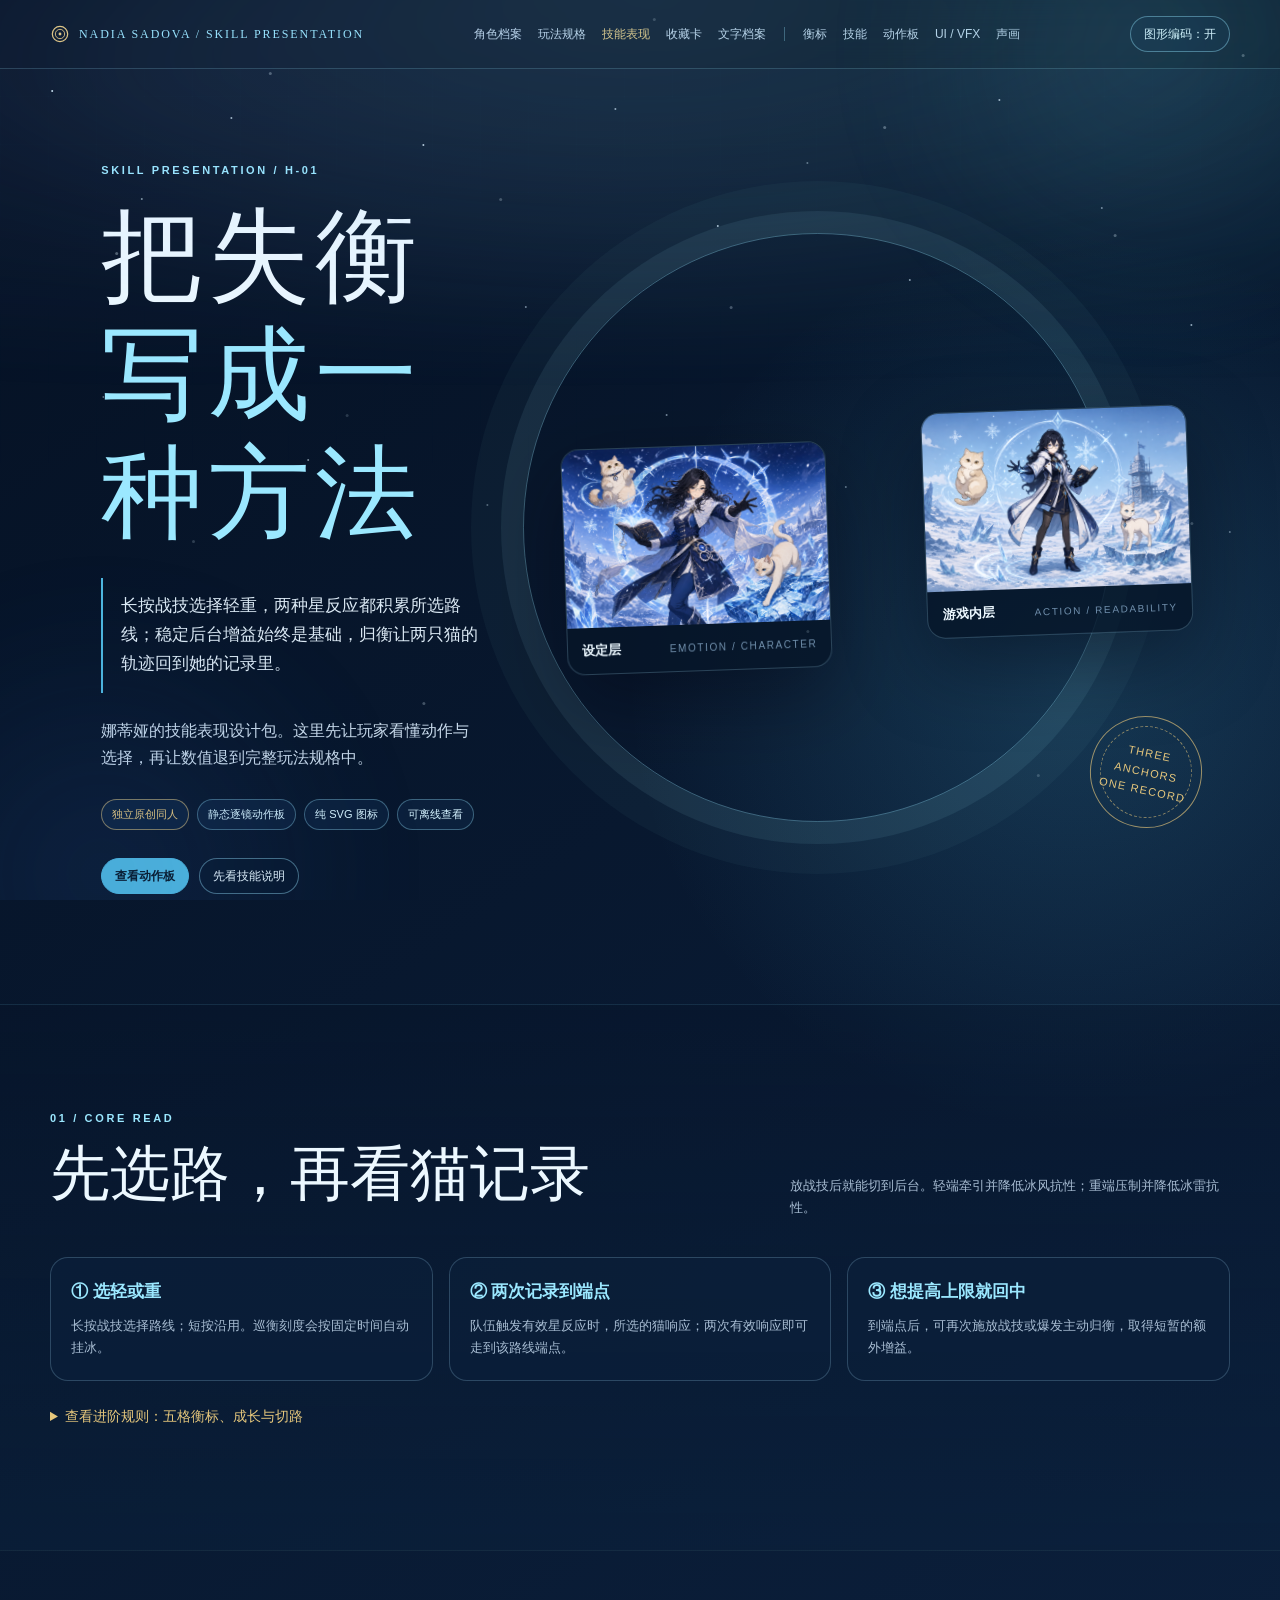
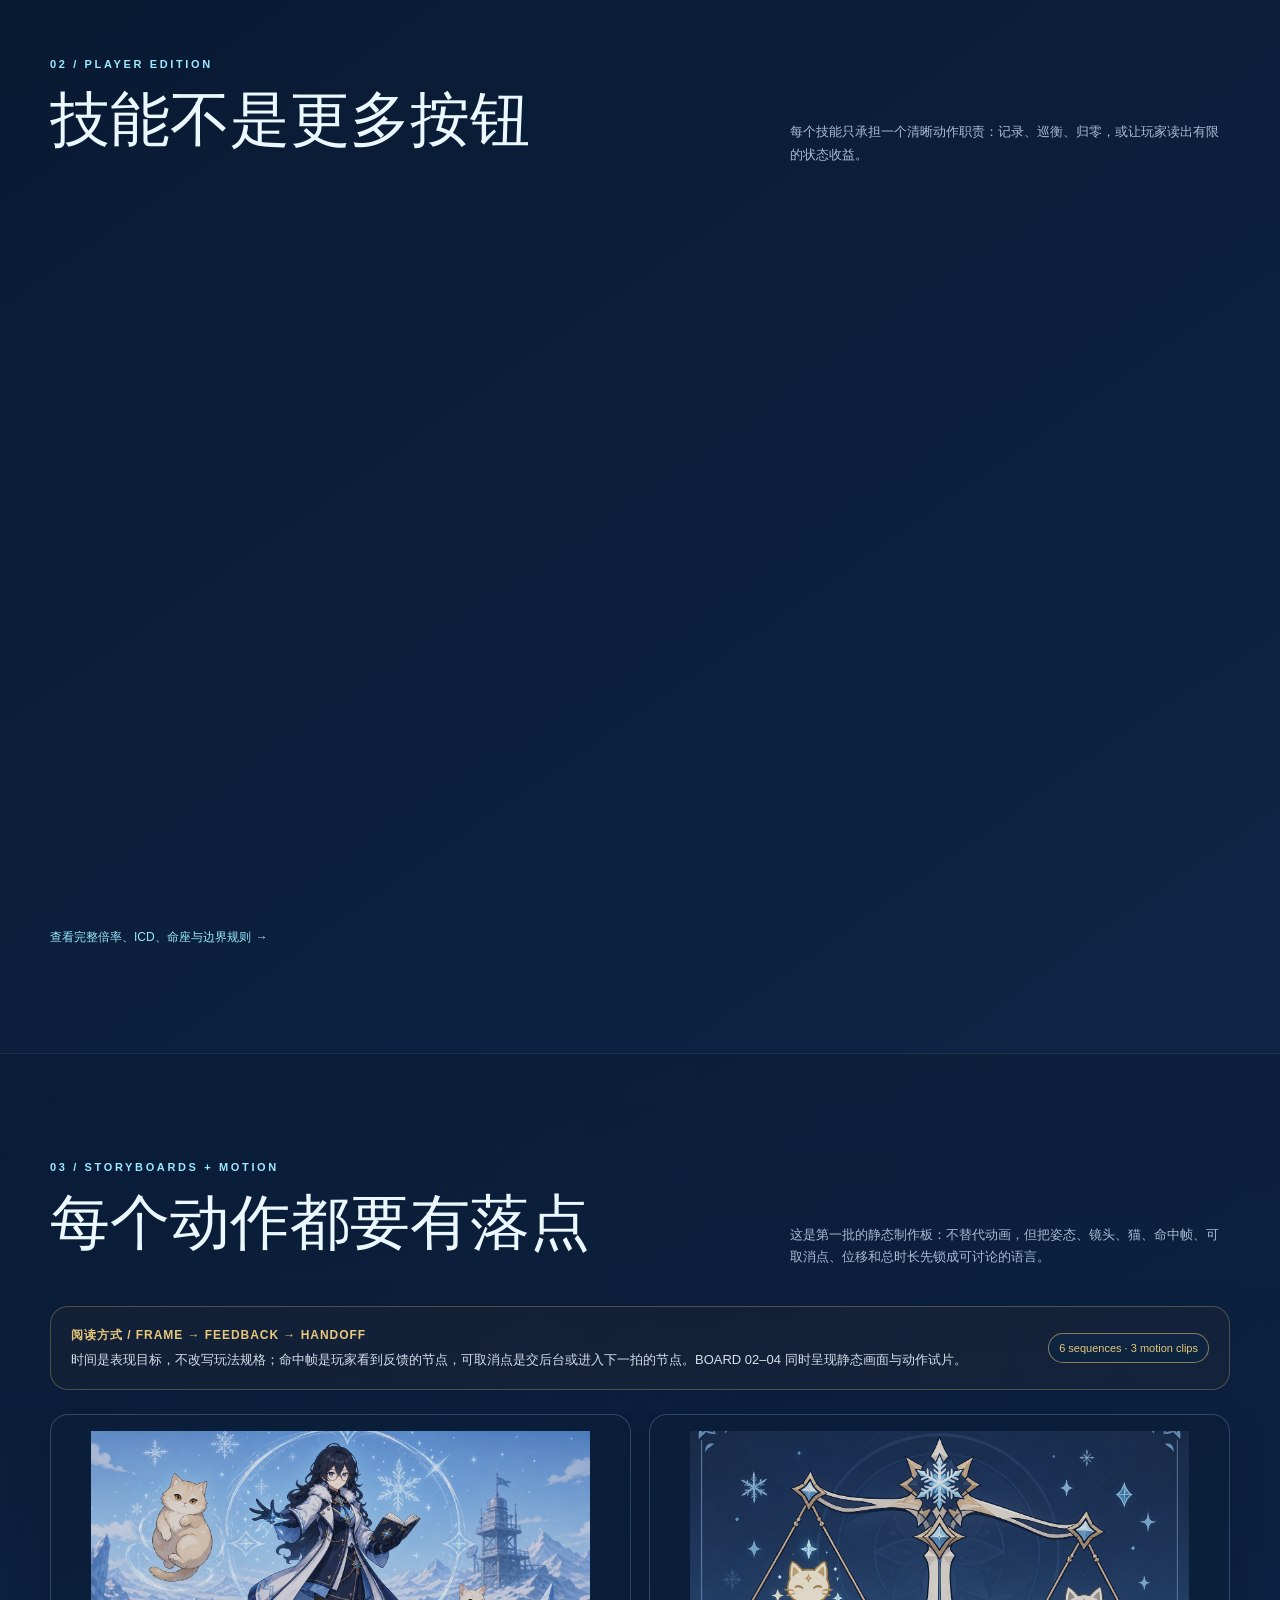
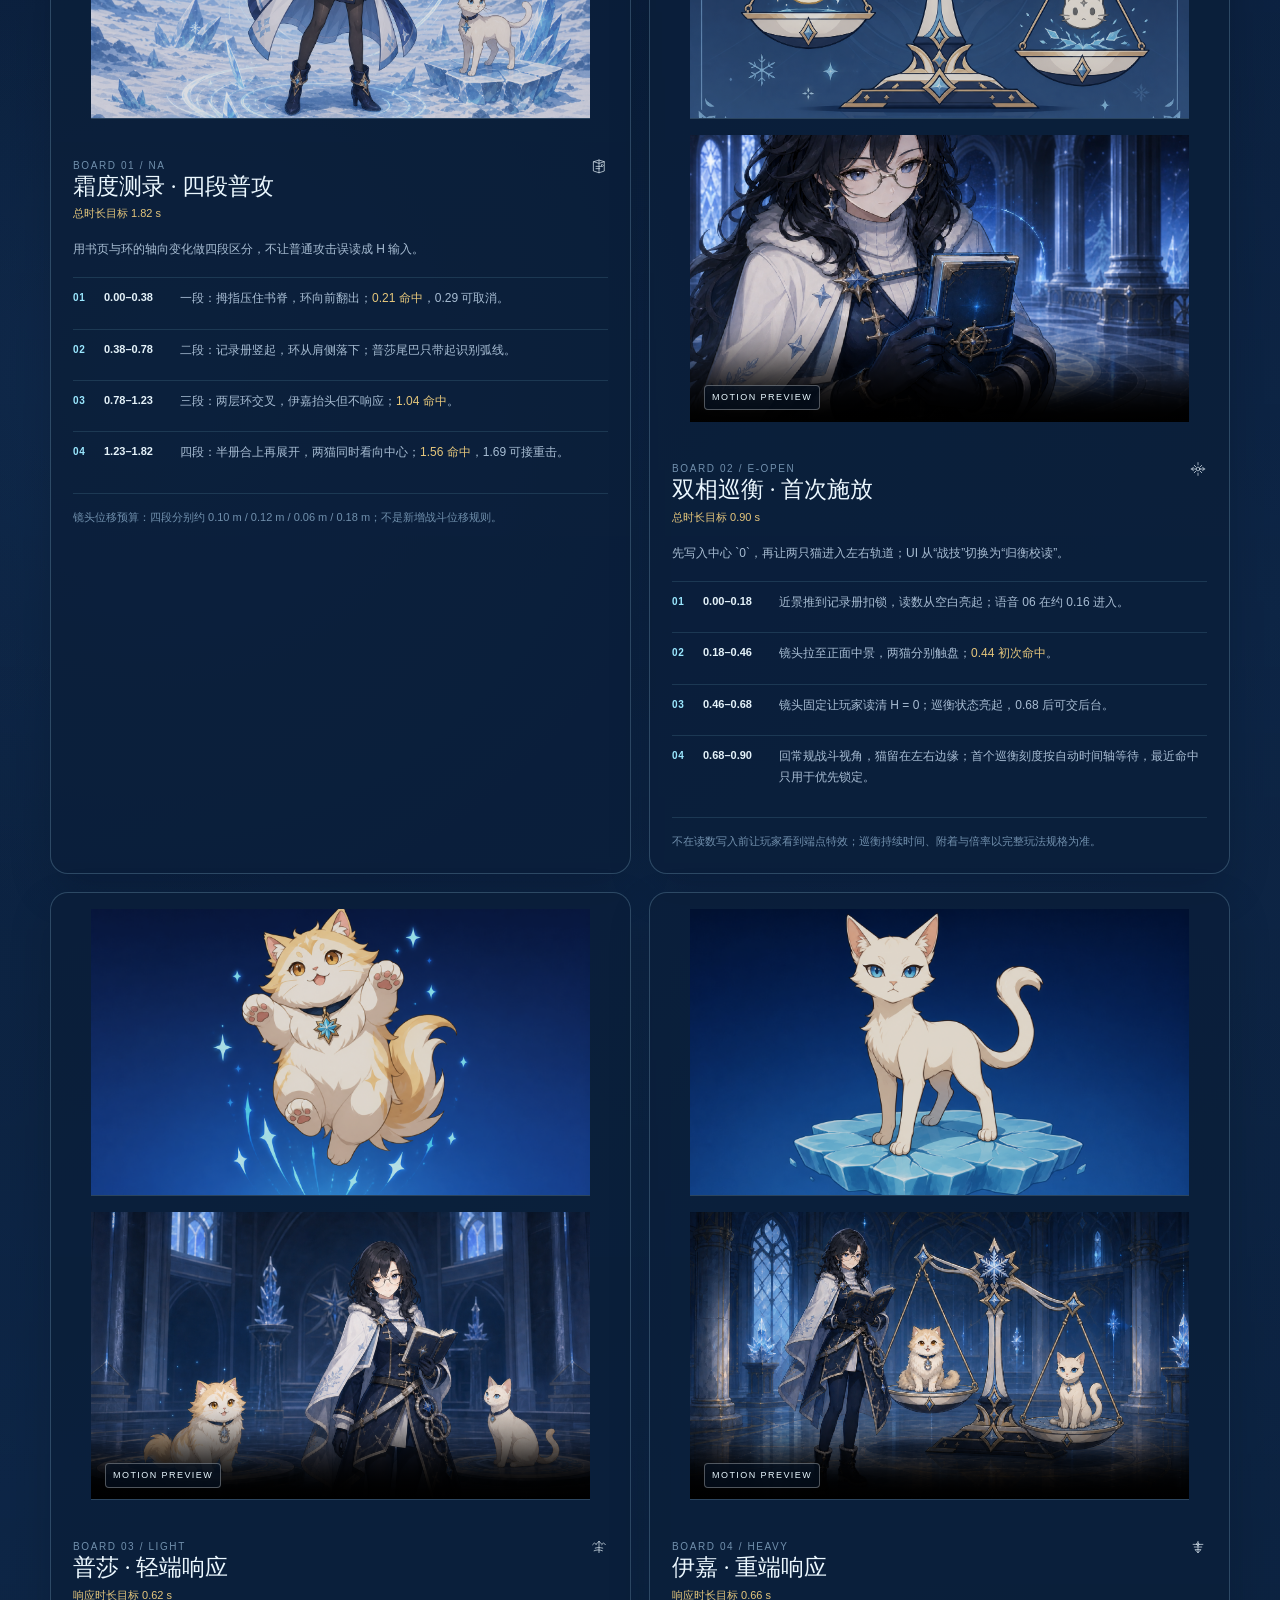
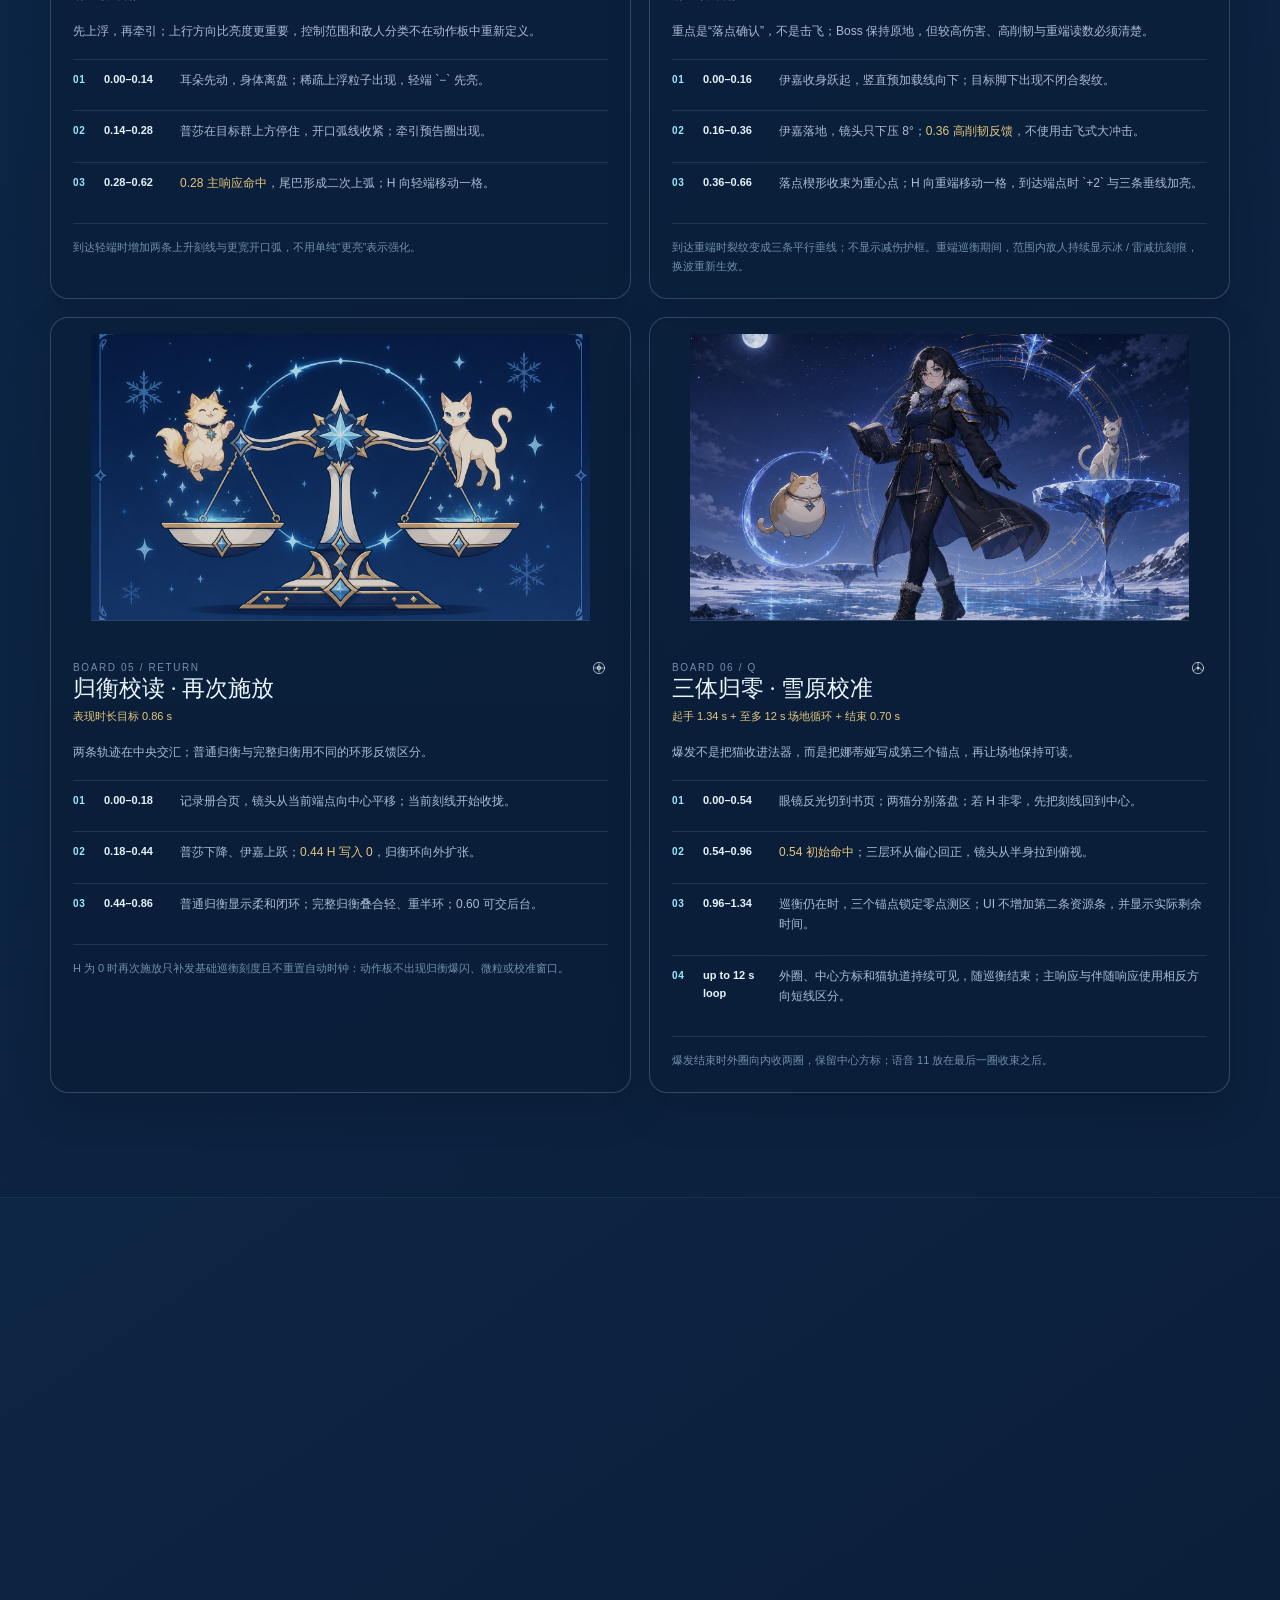
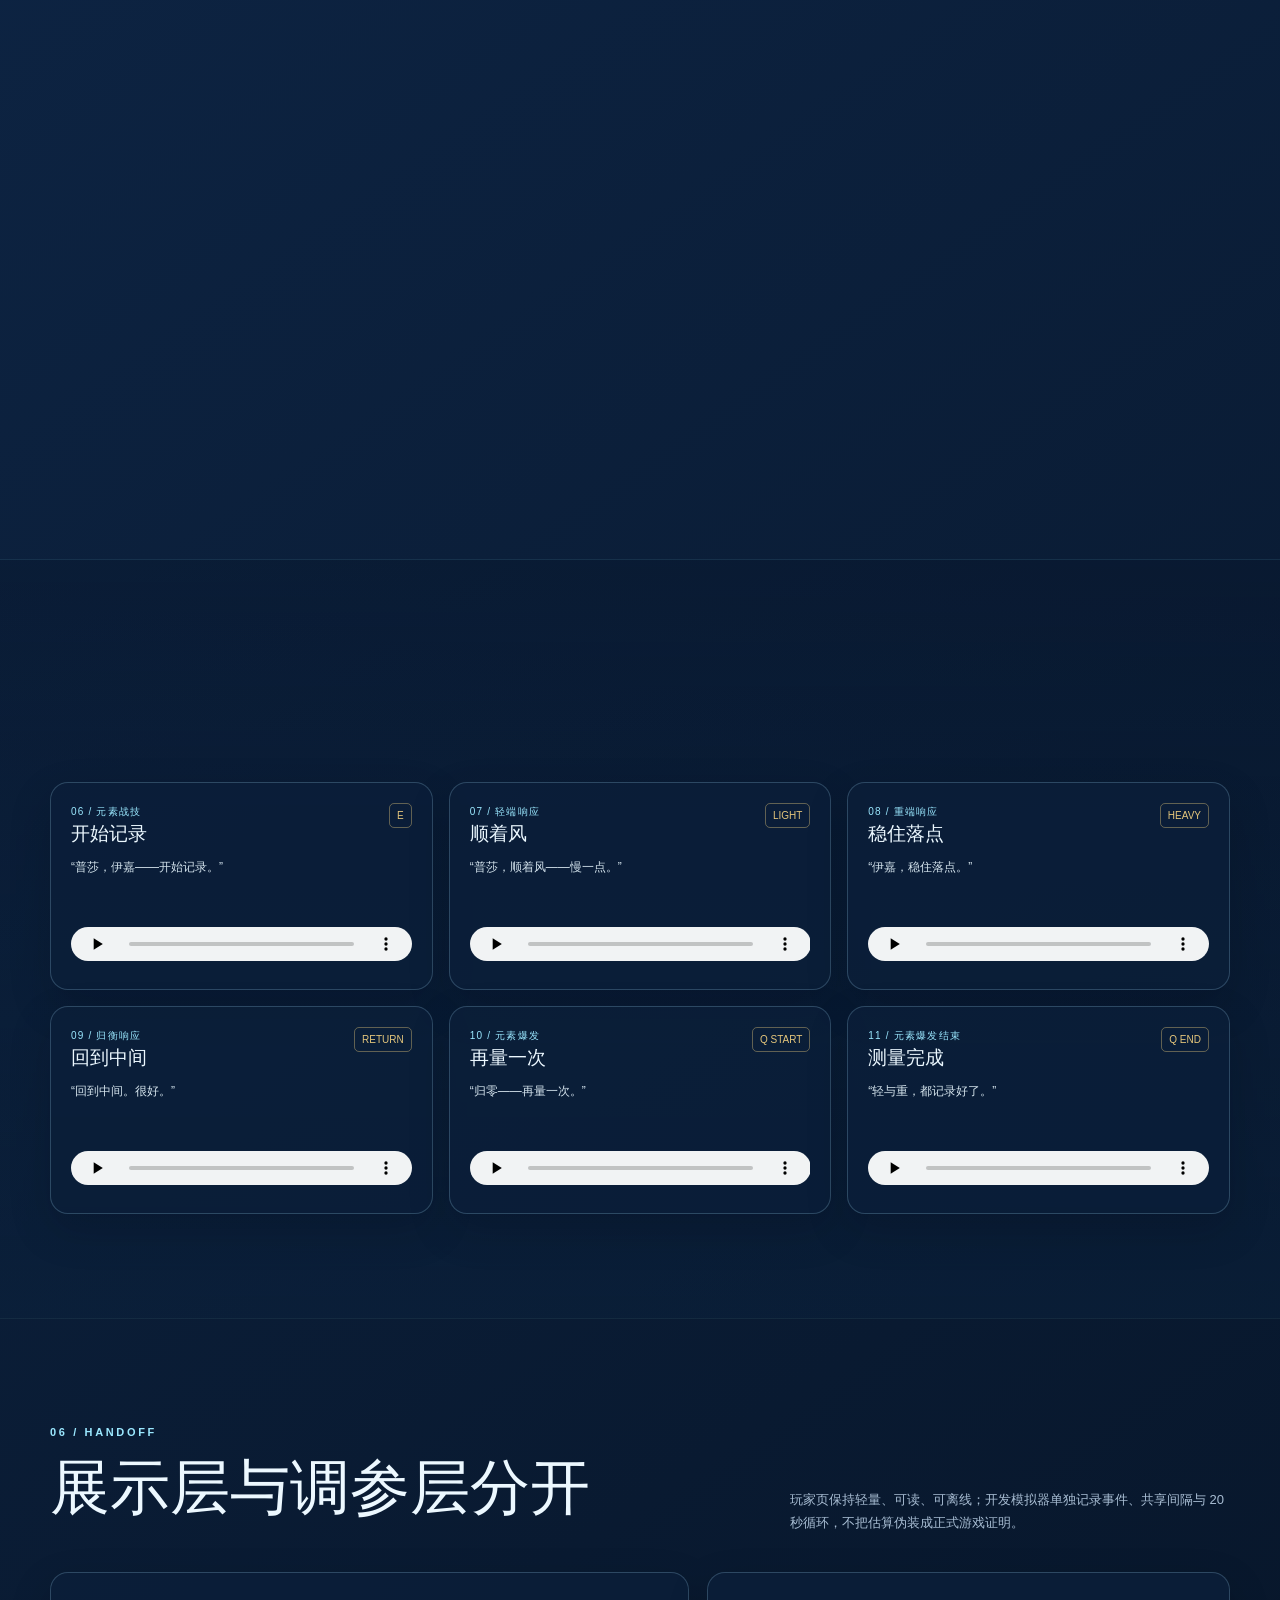
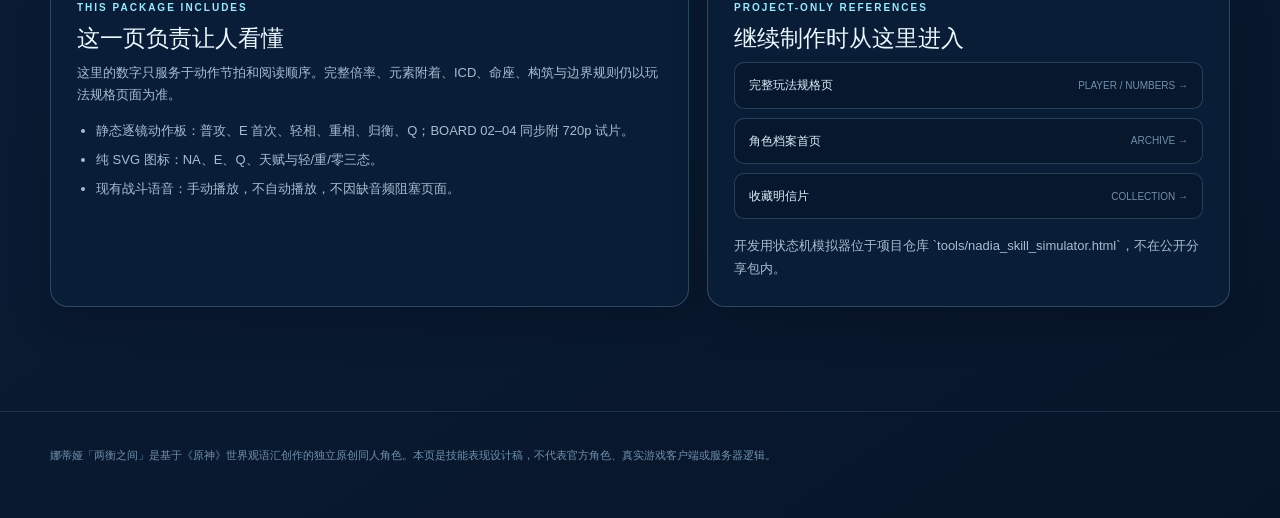
<file: output/nadia_character/skills.html>
<!doctype html>
<html lang="zh-CN" data-contrast="normal">
<head>
  <meta charset="utf-8">
  <meta name="viewport" content="width=device-width, initial-scale=1">
  <meta name="description" content="娜蒂娅「两衡之间」技能表现设计包：玩家版技能说明、静态逐镜动作板与 UI/VFX 语言。">
  <meta name="theme-color" content="#061225">
  <link rel="icon" href='data:image/svg+xml,<svg xmlns="http://www.w3.org/2000/svg" viewBox="0 0 24 24"><rect width="24" height="24" rx="5" fill="%23071426"/><circle cx="12" cy="12" r="9" fill="none" stroke="%239be8ff" stroke-width="1.6"/><circle cx="12" cy="12" r="5.6" fill="none" stroke="%239be8ff" stroke-width="1.2"/><circle cx="12" cy="12" r="1.7" fill="%23e6c77c"/></svg>'>
  <meta property="og:type" content="website">
  <meta property="og:title" content="娜蒂娅｜技能表现设计">
  <meta property="og:description" content="娜蒂娅「两衡之间」技能表现设计包：玩家版技能说明、静态逐镜动作板与 UI/VFX 语言。">
  <meta property="og:image" content="assets/nadia_action_v2_anime.png">
  <title>娜蒂娅｜技能表现设计</title>
  <script src="ui.js" defer></script>
  <style>
    :root {
      --night: #061225;
      --navy: #0d2342;
      --navy-2: #173961;
      --panel: rgba(12, 31, 58, .82);
      --panel-solid: #102b4d;
      --ink: #ecf8ff;
      --muted: #a8bdd3;
      --faint: #7190ad;
      --line: rgba(169, 224, 248, .22);
      --ice: #9be8ff;
      --ice-deep: #4eb7df;
      --gold: #e6c77c;
      --light: #83e7ff;
      --light-ink: #a8b3ff;
      --heavy: #f1c978;
      --heavy-ink: #6fa5ff;
      --zero: #f1f5ff;
      --zero-ink: #b9eaff;
      --shadow: 0 28px 80px rgba(0, 3, 14, .38);
      --radius: 18px;
    }

    * { box-sizing: border-box; }
    html { scroll-behavior: smooth; }
    body {
      margin: 0;
      color: var(--ink);
      background:
        radial-gradient(circle at 84% 8%, rgba(78, 183, 223, .2), transparent 28rem),
        radial-gradient(circle at 12% 42%, rgba(40, 92, 153, .24), transparent 34rem),
        linear-gradient(145deg, #051123 0%, #102b50 50%, #071528 100%);
      font-family: -apple-system, BlinkMacSystemFont, "PingFang SC", "Hiragino Sans GB", "Microsoft YaHei", sans-serif;
      line-height: 1.7;
    }
    body::before {
      content: "";
      position: fixed;
      inset: 0;
      pointer-events: none;
      opacity: .15;
      background-image: linear-gradient(rgba(155, 232, 255, .08) 1px, transparent 1px), linear-gradient(90deg, rgba(155, 232, 255, .08) 1px, transparent 1px);
      background-size: 48px 48px;
      mask-image: linear-gradient(to bottom, #000, transparent 76%);
    }
    ::selection { background: rgba(155, 232, 255, .35); color: #fff; }
    a { color: inherit; }
    button { font: inherit; }
    img { display: block; max-width: 100%; }
    .s-shell { width: min(1180px, calc(100% - 42px)); margin: 0 auto; }
    .visually-hidden { position: absolute; width: 1px; height: 1px; padding: 0; margin: -1px; overflow: hidden; clip: rect(0, 0, 0, 0); white-space: nowrap; border: 0; }

    .topbar {
      position: sticky;
      top: 0;
      z-index: 20;
      border-bottom: 1px solid rgba(155, 232, 255, .2);
      background: rgba(5, 17, 34, .86);
      backdrop-filter: blur(18px);
    }
    .topbar-inner { min-height: 68px; display: flex; align-items: center; justify-content: space-between; gap: 22px; }
    .brand { display: inline-flex; align-items: center; gap: 9px; color: var(--ice); font-family: Georgia, "Times New Roman", serif; font-size: 12px; letter-spacing: .16em; text-decoration: none; white-space: nowrap; }
    .brand-mark { width: 20px; height: 20px; flex: 0 0 auto; color: var(--gold); }
    .brand-text { overflow: hidden; text-overflow: ellipsis; white-space: nowrap; }
    nav { display: flex; flex-wrap: wrap; justify-content: flex-end; gap: 16px; color: #c2d5e8; font-size: 12px; }
    nav a { text-decoration: none; }
    nav a:hover, nav a:focus-visible { color: var(--ice); }
    nav .nav-sep { width: 1px; height: 14px; background: rgba(155, 232, 255, .32); margin: 0 2px; align-self: center; }
    nav a[aria-current="page"] { color: var(--gold); }
    .tool-button, .button {
      display: inline-flex;
      align-items: center;
      justify-content: center;
      gap: 8px;
      min-height: 36px;
      padding: 7px 13px;
      border: 1px solid rgba(155, 232, 255, .42);
      border-radius: 999px;
      background: rgba(7, 24, 47, .76);
      color: #e8f8ff;
      font-size: 12px;
      text-decoration: none;
      cursor: pointer;
    }
    .tool-button:hover, .tool-button:focus-visible, .button:hover, .button:focus-visible { border-color: var(--ice); color: var(--ice); }
    .button.primary { border-color: var(--ice-deep); background: var(--ice-deep); color: #061626; font-weight: 700; }
    .button.primary:hover, .button.primary:focus-visible { border-color: var(--ice); background: var(--ice); color: #061626; }
    .icon { width: 28px; height: 28px; flex: none; fill: none; stroke: currentColor; stroke-linecap: round; stroke-linejoin: round; stroke-width: 1.8; }
    .icon--small { width: 18px; height: 18px; }
    .icon--large { width: 42px; height: 42px; }

    .eyebrow { color: var(--ice); font-size: 11px; font-weight: 700; letter-spacing: .24em; text-transform: uppercase; }
    h1, h2, h3, p { margin-top: 0; }
    h1, h2, h3 { font-family: Georgia, "Songti SC", "STSong", serif; font-weight: 500; line-height: 1.16; }
    h1 { margin-bottom: 22px; font-size: clamp(50px, 8vw, 104px); letter-spacing: .05em; }
    h1 em { color: var(--ice); font-style: normal; }
    h2 { margin-bottom: 10px; font-size: clamp(32px, 5vw, 60px); }
    h3 { margin-bottom: 10px; font-size: 23px; }
    .lede { max-width: 680px; color: #c8daeb; font-size: 16px; }
    .micro { color: var(--muted); font-size: 12px; }
    .section { padding: 104px 0; position: relative; }
    .section--tint { background: linear-gradient(180deg, rgba(7, 19, 39, .28), rgba(11, 34, 61, .48)); border-block: 1px solid rgba(155, 232, 255, .08); }
    .section-head { display: flex; align-items: end; justify-content: space-between; gap: 36px; margin-bottom: 38px; }
    .section-head > p { max-width: 440px; margin: 0; color: var(--muted); font-size: 13px; }
    .section-head .eyebrow { margin-bottom: 12px; }
    .section-kicker { margin-bottom: 28px; color: var(--gold); font-size: 13px; letter-spacing: .08em; }

    .hero { min-height: 780px; display: grid; grid-template-columns: .76fr 1.24fr; align-items: center; gap: 40px; padding: 92px 0 110px; }
    .hero-copy { position: relative; z-index: 1; padding-left: 4vw; }
    .hero-copy h1 { margin-top: 18px; }
    .hero-copy .lede { margin-bottom: 28px; }
    .hero-quote { max-width: 540px; margin: 24px 0; padding: 14px 0 14px 18px; border-left: 2px solid var(--ice-deep); color: #dceaf5; font-family: Georgia, "Songti SC", serif; font-size: 17px; }
    .hero-meta { display: flex; flex-wrap: wrap; gap: 8px; margin: 24px 0; }
    .chip { display: inline-flex; align-items: center; gap: 6px; padding: 5px 10px; border: 1px solid rgba(155, 232, 255, .34); border-radius: 999px; background: rgba(13, 37, 68, .7); color: #d5f3ff; font-size: 11px; }
    .chip--gold { border-color: rgba(230, 199, 124, .55); color: var(--gold); }
    .hero-actions { display: flex; flex-wrap: wrap; gap: 10px; margin-top: 28px; }
    .hero-art { position: relative; min-height: 600px; display: grid; align-items: center; }
    .hero-art::before { content: ""; position: absolute; width: 83%; aspect-ratio: 1; border: 1px solid rgba(155, 232, 255, .35); border-radius: 50%; box-shadow: 0 0 0 22px rgba(155, 232, 255, .08), 0 0 0 52px rgba(155, 232, 255, .035); }
    .duality-grid { position: relative; z-index: 1; display: grid; grid-template-columns: 1fr 1fr; gap: 16px; transform: rotate(-2deg); }
    .visual-card { overflow: hidden; border: 1px solid var(--line); border-radius: var(--radius); background: rgba(6, 20, 39, .8); box-shadow: var(--shadow); }
    .visual-card img { width: 100%; aspect-ratio: 1.48; object-fit: cover; }
    .visual-card--anime { transform: translateY(24px); }
    .visual-card--anime img { filter: saturate(1.1) contrast(1.02); }
    .visual-card--ingame img { filter: saturate(.84) contrast(1.08); }
    .visual-label { display: flex; align-items: center; justify-content: space-between; gap: 10px; padding: 12px 14px; }
    .visual-label strong { font-size: 13px; }
    .visual-label span { color: var(--faint); font-size: 10px; letter-spacing: .16em; text-transform: uppercase; }
    .hero-stamp { position: absolute; right: 4%; bottom: 0; width: 112px; height: 112px; display: grid; place-items: center; border: 1px solid rgba(230, 199, 124, .65); border-radius: 50%; color: var(--gold); font-size: 11px; letter-spacing: .12em; text-align: center; transform: rotate(12deg); }
    .hero-stamp::before { content: ""; position: absolute; inset: 9px; border: 1px dashed rgba(230, 199, 124, .55); border-radius: 50%; }
    .hero-stamp span { position: relative; z-index: 1; }

    .core-grid { display: grid; grid-template-columns: 1.2fr .8fr; gap: 26px; align-items: stretch; }
    .quick-start { display: grid; grid-template-columns: repeat(3, 1fr); gap: 16px; margin-bottom: 24px; }
    .quick-start article { padding: 20px; border: 1px solid var(--line); border-radius: var(--radius); background: var(--panel); }
    .quick-start strong { display: block; color: var(--ice); font-size: 17px; }
    .quick-start p { margin: 8px 0 0; color: var(--muted); font-size: 13px; }
    .advanced-details { margin-top: 18px; }
    .advanced-details > summary { width: fit-content; margin-bottom: 18px; color: var(--gold); cursor: pointer; font-size: 14px; }
    .panel { border: 1px solid var(--line); border-radius: var(--radius); background: var(--panel); box-shadow: 0 16px 42px rgba(0, 5, 16, .18); }
    .panel--padded { padding: 26px; }
    .panel-label { margin-bottom: 10px; color: var(--ice); font-size: 10px; font-weight: 700; letter-spacing: .2em; text-transform: uppercase; }
    .state-panel { padding: 28px; }
    .state-panel h3 { margin-bottom: 8px; }
    .state-rail { display: grid; grid-template-columns: repeat(5, 1fr); gap: 8px; margin: 28px 0 20px; }
    .state-node { position: relative; min-height: 112px; display: flex; flex-direction: column; align-items: center; justify-content: center; gap: 6px; border: 1px solid var(--line); border-radius: 14px; background: rgba(5, 19, 38, .62); text-align: center; }
    .state-node::after { content: ""; position: absolute; top: 50%; right: -12px; width: 16px; border-top: 1px solid rgba(155, 232, 255, .34); }
    .state-node:last-child::after { display: none; }
    .state-node strong { font-family: Georgia, serif; font-size: 24px; font-weight: 500; }
    .state-node span { color: var(--muted); font-size: 11px; }
    .state-node--light { color: var(--light); box-shadow: inset 0 -3px 0 var(--light-ink); }
    .state-node--heavy { color: var(--heavy); box-shadow: inset 0 -3px 0 var(--heavy-ink); }
    .state-node--zero { color: var(--zero); box-shadow: inset 0 -3px 0 var(--zero-ink); background: rgba(155, 232, 255, .12); }
    .state-node--zero .icon { color: var(--zero-ink); }
    .state-explain { display: grid; grid-template-columns: 1fr 1fr; gap: 12px; margin-top: 24px; }
    .state-note { padding: 14px; border: 1px solid rgba(155, 232, 255, .15); border-radius: 12px; background: rgba(6, 21, 42, .46); }
    .state-note strong { display: block; margin-bottom: 4px; color: var(--ink); font-size: 13px; }
    .state-note p { margin: 0; color: var(--muted); font-size: 12px; }
    .core-side { display: grid; gap: 16px; }
    .core-side .panel { padding: 24px; }
    .core-side ul { margin: 0; padding-left: 18px; color: var(--muted); font-size: 13px; }
    .core-side li + li { margin-top: 8px; }
    .rule-callout { border-left: 2px solid var(--gold); }
    .rule-callout p { margin: 0; color: #d5e3ed; font-family: Georgia, "Songti SC", serif; font-size: 17px; }

    .ability-grid { display: grid; grid-template-columns: repeat(4, 1fr); gap: 16px; }
    .ability-card { position: relative; min-height: 300px; padding: 24px; overflow: hidden; }
    .ability-card::after { content: ""; position: absolute; right: -42px; bottom: -54px; width: 130px; height: 130px; border: 1px solid rgba(155, 232, 255, .15); border-radius: 50%; box-shadow: 0 0 0 16px rgba(155, 232, 255, .025); }
    .ability-icon { width: 56px; height: 56px; display: grid; place-items: center; margin-bottom: 22px; border: 1px solid currentColor; border-radius: 16px; background: rgba(5, 18, 37, .52); }
    .ability-card--na { color: var(--zero); }
    .ability-card--e { color: var(--ice); }
    .ability-card--q { color: var(--light-ink); }
    .ability-card--a { color: var(--gold); }
    .ability-card h3 { color: var(--ink); }
    .ability-card p { color: var(--muted); font-size: 13px; }
    .passive-item { margin: 12px 0 0; }
    .passive-item strong { color: #eaf3fb; }
    .copy-rule { margin: 20px 0 0; padding-top: 16px; border-top: 1px solid rgba(155, 232, 255, .12); color: #d9eef8; font-size: 12px; }
    .details-link { display: inline-flex; align-items: center; gap: 5px; margin-top: 16px; color: var(--ice); font-size: 12px; text-decoration: none; }
    .details-link:hover { text-decoration: underline; }
    .state-card-grid { display: grid; grid-template-columns: repeat(3, 1fr); gap: 16px; margin-top: 16px; }
    .state-card { padding: 22px; border-radius: var(--radius); border: 1px solid var(--line); background: rgba(7, 24, 46, .65); }
    .state-card--light { border-color: rgba(131, 231, 255, .42); }
    .state-card--heavy { border-color: rgba(241, 201, 120, .42); }
    .state-card--zero { border-color: rgba(241, 245, 255, .45); }
    .state-card-head { display: flex; align-items: center; gap: 12px; margin-bottom: 15px; }
    .state-card-head .icon { width: 32px; height: 32px; }
    .state-card--light .icon { color: var(--light); }
    .state-card--heavy .icon { color: var(--heavy); }
    .state-card--zero .icon { color: var(--zero); }
    .state-card h3 { margin: 0; font-size: 20px; }
    .state-card p { margin: 0; color: var(--muted); font-size: 12px; }
    .state-card .semantic { display: flex; flex-wrap: wrap; gap: 6px; margin-top: 16px; }
    .semantic span { padding: 4px 7px; border-radius: 6px; background: rgba(155, 232, 255, .08); color: #d8edf8; font-size: 10px; }

    .board-intro { display: grid; grid-template-columns: 1fr auto; align-items: center; gap: 18px; margin-bottom: 24px; padding: 18px 20px; border: 1px solid rgba(230, 199, 124, .28); border-radius: var(--radius); background: rgba(36, 42, 55, .34); }
    .board-intro p { margin: 0; color: #d5dfeb; font-size: 13px; }
    .board-intro strong { display: block; margin-bottom: 3px; color: var(--gold); font-size: 12px; letter-spacing: .08em; }
    .board-grid { display: grid; grid-template-columns: repeat(2, 1fr); gap: 18px; }
    .shot-sequence { overflow: hidden; }
    .shot-media { position: relative; border-bottom: 1px solid var(--line); background: #081a33; }
    .shot-media img { width: 100%; aspect-ratio: 1.74; object-fit: cover; opacity: .88; }
    .shot-media video { display: block; width: 100%; aspect-ratio: 1.74; object-fit: cover; background: #081a33; }
    .shot-media::after { display: none; position: absolute; left: 14px; bottom: 11px; padding: 4px 7px; border: 1px solid rgba(255, 255, 255, .3); border-radius: 4px; background: rgba(5, 17, 34, .66); color: #e9f8ff; font-size: 9px; letter-spacing: .16em; }
    .shot-motion-media { margin-top: 12px; }
    .shot-motion-media::after { display: block; content: "MOTION PREVIEW"; }
    .shot-body { padding: 22px; }
    .shot-head { display: flex; align-items: start; justify-content: space-between; gap: 14px; margin-bottom: 16px; }
    .shot-head h3 { margin-bottom: 4px; }
    .shot-number { color: var(--faint); font-size: 10px; letter-spacing: .16em; white-space: nowrap; }
    .shot-meta { color: var(--gold); font-size: 11px; }
    .shot-summary { margin-bottom: 18px; color: var(--muted); font-size: 12px; }
    .timeline { display: grid; gap: 10px; margin: 0; padding: 0; list-style: none; counter-reset: board-step; }
    .timeline li { position: relative; display: grid; grid-template-columns: 64px 1fr; gap: 12px; padding: 10px 0 10px 31px; border-top: 1px solid rgba(155, 232, 255, .12); color: var(--muted); font-size: 12px; counter-increment: board-step; }
    .timeline li::before { content: counter(board-step, decimal-leading-zero); position: absolute; left: 0; top: 11px; color: var(--ice); font-size: 10px; font-weight: 700; letter-spacing: .08em; }
    .timeline strong { color: #e5f3fa; font-size: 11px; font-weight: 600; }
    .timeline span { color: var(--muted); }
    .timeline .hit { color: var(--gold); }
    .board-footnote { margin-top: 20px; padding-top: 14px; border-top: 1px solid rgba(155, 232, 255, .12); color: var(--faint); font-size: 11px; }

    .vfx-layout { display: grid; grid-template-columns: .85fr 1.15fr; gap: 26px; align-items: stretch; }
    .vfx-reference { overflow: hidden; }
    .vfx-reference img { width: 100%; height: 100%; min-height: 420px; object-fit: cover; }
    .vfx-reference figcaption { padding: 13px 16px; color: var(--muted); font-size: 11px; }
    .vfx-copy { display: grid; gap: 14px; }
    .language-row { display: grid; grid-template-columns: auto 1fr; gap: 16px; align-items: start; padding: 18px 20px; border: 1px solid var(--line); border-radius: var(--radius); background: rgba(7, 25, 48, .66); }
    .language-row--light { border-color: rgba(131, 231, 255, .38); }
    .language-row--heavy { border-color: rgba(241, 201, 120, .38); }
    .language-row--zero { border-color: rgba(241, 245, 255, .4); }
    .language-symbol { display: grid; place-items: center; width: 54px; height: 54px; border: 1px solid currentColor; border-radius: 16px; }
    .language-row--light .language-symbol { color: var(--light); }
    .language-row--heavy .language-symbol { color: var(--heavy); }
    .language-row--zero .language-symbol { color: var(--zero); }
    .language-row h3 { margin-bottom: 5px; color: var(--ink); font-size: 20px; }
    .language-row p { margin: 0; color: var(--muted); font-size: 12px; }
    .check-strip { display: grid; grid-template-columns: repeat(3, 1fr); gap: 10px; margin-top: 24px; }
    .check-item { padding: 14px; border-top: 2px solid var(--ice-deep); background: rgba(7, 24, 46, .5); }
    .check-item strong { display: block; margin-bottom: 4px; font-size: 12px; }
    .check-item span { color: var(--muted); font-size: 11px; }

    .voice-head { display: flex; justify-content: space-between; align-items: end; gap: 18px; margin-bottom: 20px; }
    .voice-head p { margin: 0; color: var(--muted); font-size: 12px; }
    .voice-grid { display: grid; grid-template-columns: repeat(3, 1fr); gap: 16px; }
    .voice-card { padding: 20px; }
    .voice-card-head { display: flex; align-items: start; justify-content: space-between; gap: 12px; margin-bottom: 12px; }
    .voice-card h3 { margin: 0; font-size: 19px; }
    .voice-index { margin-bottom: 3px; color: var(--ice); font-size: 10px; letter-spacing: .12em; }
    .voice-scene { padding: 3px 7px; border: 1px solid rgba(230, 199, 124, .4); border-radius: 5px; color: var(--gold); font-size: 10px; white-space: nowrap; }
    .voice-text { min-height: 54px; margin-bottom: 16px; color: #d5e4ed; font-size: 12px; }
    audio { width: 100%; height: 34px; }
    .audio-missing { color: var(--gold); font-size: 11px; }

    .handoff-grid { display: grid; grid-template-columns: 1.1fr .9fr; gap: 18px; }
    .handoff-card { padding: 26px; }
    .handoff-card p, .handoff-card li { color: var(--muted); font-size: 13px; }
    .handoff-card ul { margin: 0; padding-left: 19px; }
    .handoff-card li + li { margin-top: 7px; }
    .link-stack { display: grid; gap: 9px; }
    .file-link { display: flex; align-items: center; justify-content: space-between; gap: 16px; padding: 12px 14px; border: 1px solid rgba(155, 232, 255, .2); border-radius: 10px; background: rgba(6, 20, 40, .52); color: #d8eff9; font-size: 12px; text-decoration: none; }
    .file-link:hover { border-color: var(--ice); color: var(--ice); }
    .file-link small { color: var(--faint); font-size: 10px; }
    footer { padding: 34px 0 54px; border-top: 1px solid rgba(155, 232, 255, .12); color: var(--faint); font-size: 11px; }
    footer p { margin: 0; }

    [data-contrast="high"] { --line: rgba(236, 248, 255, .48); --muted: #d0e0ed; --faint: #b7cddd; --panel: rgba(7, 23, 45, .96); }
    [data-contrast="high"] .state-node, [data-contrast="high"] .language-row, [data-contrast="high"] .ability-card { border-width: 2px; }
    [data-contrast="high"] .shot-media img, [data-contrast="high"] .visual-card img { opacity: 1; }

    /* Shared polish: focus, anchor offset, topbar scroll state */
    :focus-visible { outline: 2px solid var(--ice); outline-offset: 3px; }
    [id] { scroll-margin-top: 92px; }
    .topbar { transition: background .3s ease, box-shadow .3s ease; }
    .topbar.is-scrolled { background: rgba(4, 15, 31, .96); box-shadow: 0 12px 34px rgba(0, 4, 14, .42); }

    /* Scroll reveal（由 ui.js 在 html 上加 .js 门控） */
    .js [data-reveal] { opacity: 0; transform: translateY(16px); }
    .js [data-reveal].is-revealed {
      opacity: 1;
      transform: none;
      transition-property: opacity, transform;
      transition-duration: .55s, .55s;
      transition-timing-function: ease, cubic-bezier(.2, .7, .25, 1);
    }

    /* 返回顶部（由 ui.js 注入） */
    .to-top {
      position: fixed;
      right: 22px;
      bottom: 22px;
      z-index: 40;
      width: 44px;
      height: 44px;
      display: grid;
      place-items: center;
      border: 1px solid rgba(155, 232, 255, .45);
      border-radius: 50%;
      background: rgba(8, 25, 49, .85);
      color: var(--ice);
      cursor: pointer;
      opacity: 0;
      transform: translateY(10px);
      pointer-events: none;
      transition: opacity .25s ease, transform .25s ease, border-color .25s ease;
    }
    .to-top.is-visible { opacity: 1; transform: none; pointer-events: auto; }
    .to-top:hover { border-color: var(--ice); color: #fff; }
    .to-top svg { width: 20px; height: 20px; }

    /* Aurora + stars（适配本页色板） */
    .ambient-aurora {
      position: absolute;
      top: -24vmax;
      left: 50%;
      width: 172vmax;
      height: 66vmax;
      transform: translateX(-50%);
      background:
        radial-gradient(ellipse at 50% 30%, rgba(122, 198, 240, .16), transparent 52%),
        radial-gradient(ellipse at 28% 46%, rgba(140, 168, 255, .11), transparent 48%),
        radial-gradient(ellipse at 74% 40%, rgba(116, 226, 214, .11), transparent 50%);
      filter: blur(34px);
      opacity: .75;
      animation: aurora-drift 34s ease-in-out infinite alternate;
    }
    @keyframes aurora-drift {
      from { transform: translateX(calc(-50% - 4vmax)) rotate(-1deg); }
      to { transform: translateX(calc(-50% + 4vmax)) rotate(1.2deg); }
    }
    .ambient-stars { position: absolute; inset: 0; animation: stars-twinkle 11s ease-in-out infinite alternate; }
    .ambient-stars::before {
      content: "";
      position: absolute;
      top: 4vh;
      left: 0;
      width: 2px;
      height: 2px;
      border-radius: 50%;
      background: transparent;
      box-shadow:
        4vw 6vh 0 rgba(216, 240, 255, .9),
        11vw 18vh 0 rgba(216, 240, 255, .55),
        18vw 9vh 0 rgba(216, 240, 255, .7),
        26vw 24vh 0 rgba(216, 240, 255, .45),
        33vw 12vh 0 rgba(216, 240, 255, .8),
        41vw 30vh 0 rgba(216, 240, 255, .5),
        48vw 8vh 0 rgba(216, 240, 255, .65),
        56vw 21vh 0 rgba(216, 240, 255, .75),
        63vw 14vh 0 rgba(216, 240, 255, .4),
        71vw 27vh 0 rgba(216, 240, 255, .6),
        78vw 7vh 0 rgba(216, 240, 255, .7),
        86vw 19vh 0 rgba(216, 240, 255, .5),
        93vw 32vh 0 rgba(216, 240, 255, .65),
        8vw 40vh 0 rgba(216, 240, 255, .4),
        24vw 47vh 0 rgba(216, 240, 255, .55),
        38vw 52vh 0 rgba(216, 240, 255, .35),
        52vw 42vh 0 rgba(216, 240, 255, .5),
        66vw 50vh 0 rgba(216, 240, 255, .4),
        81vw 45vh 0 rgba(216, 240, 255, .55),
        96vw 55vh 0 rgba(216, 240, 255, .4);
    }
    @keyframes stars-twinkle { from { opacity: .55; } to { opacity: 1; } }

    /* Ambient motion layer */
    .ambient { position: fixed; inset: 0; z-index: 30; overflow: hidden; pointer-events: none; }
    .ambient-glow { position: absolute; width: 48vmax; height: 48vmax; border-radius: 50%; filter: blur(52px); opacity: .17; will-change: transform; }
    .ambient-glow--one { top: -20vmax; right: -14vmax; background: radial-gradient(circle, rgba(96, 198, 236, .85), transparent 66%); animation: ambient-glow-a 38s ease-in-out infinite alternate; }
    .ambient-glow--two { bottom: -22vmax; left: -16vmax; background: radial-gradient(circle, rgba(47, 102, 183, .9), transparent 66%); animation: ambient-glow-b 46s ease-in-out infinite alternate; }
    .ambient-snow-drift { position: absolute; inset: 0; animation: ambient-sway 7s ease-in-out infinite alternate; }
    .ambient-snow { position: absolute; top: -6vh; left: 0; width: 3px; height: 3px; border-radius: 50%; background: #dff4ff; opacity: .55; animation: ambient-fall 26s linear infinite; box-shadow: 3vw 2vh 0 rgba(223, 244, 255, .4), 9vw 34vh 0 rgba(223, 244, 255, .6), 15vw 66vh 0 rgba(223, 244, 255, .35), 21vw 14vh 0 rgba(223, 244, 255, .55), 27vw 52vh 0 rgba(223, 244, 255, .3), 33vw 84vh 0 rgba(223, 244, 255, .5), 39vw 28vh 0 rgba(223, 244, 255, .45), 45vw 70vh 0 rgba(223, 244, 255, .6), 51vw 8vh 0 rgba(223, 244, 255, .35), 57vw 40vh 0 rgba(223, 244, 255, .5), 63vw 76vh 0 rgba(223, 244, 255, .3), 69vw 20vh 0 rgba(223, 244, 255, .6), 75vw 58vh 0 rgba(223, 244, 255, .45), 81vw 92vh 0 rgba(223, 244, 255, .35), 87vw 32vh 0 rgba(223, 244, 255, .55), 93vw 64vh 0 rgba(223, 244, 255, .4), 97vw 12vh 0 rgba(223, 244, 255, .5), 12vw 90vh 0 rgba(223, 244, 255, .3); }
    @keyframes ambient-fall { to { transform: translateY(112vh); } }
    @keyframes ambient-sway { to { transform: translateX(16px); } }
    @keyframes ambient-glow-a { to { transform: translate(-7vmax, 9vmax) scale(1.09); } }
    @keyframes ambient-glow-b { to { transform: translate(8vmax, -8vmax) scale(1.06); } }

    /* Motion & interaction accents */
    .ability-icon svg { animation: icon-float 6s ease-in-out infinite; }
    .ability-card:nth-child(2) .ability-icon svg { animation-delay: -2s; }
    .ability-card:nth-child(3) .ability-icon svg { animation-delay: -4s; }
    .ability-card:nth-child(4) .ability-icon svg { animation-delay: -1s; }
    @keyframes icon-float { 0%, 100% { transform: translateY(0) rotate(0deg); } 50% { transform: translateY(-3px) rotate(1.5deg); } }
    .shot-media { transition: transform .35s ease; }
    .shot-sequence:hover .shot-media { transform: scale(1.015); }

    @media (prefers-reduced-motion: reduce) {
      html { scroll-behavior: auto; }
      .ambient { display: none; }
      .js [data-reveal] { opacity: 1; transform: none; }
      *, *::before, *::after { transition-duration: .01ms !important; animation-duration: .01ms !important; }
    }
    @media (max-width: 980px) {
      .hero { grid-template-columns: 1fr; min-height: 0; padding-top: 68px; }
      .hero-copy { padding-left: 0; }
      .hero-art { min-height: 500px; }
      .core-grid, .vfx-layout, .handoff-grid { grid-template-columns: 1fr; }
      .ability-grid { grid-template-columns: repeat(2, 1fr); }
      .voice-grid { grid-template-columns: repeat(2, 1fr); }
    }
    @media (max-width: 720px) {
      .s-shell { width: min(100% - 28px, 620px); }
      .topbar-inner { align-items: flex-start; flex-direction: column; padding: 13px 0; gap: 10px; }
      .brand { max-width: calc(100% - 122px); }
      nav { justify-content: flex-start; gap: 10px 13px; }
      .tool-button { position: absolute; top: 13px; right: 0; }
      .hero { padding: 52px 0 74px; }
      .hero-art { min-height: 390px; }
      .duality-grid { gap: 9px; }
      .hero-stamp { right: -2%; width: 86px; height: 86px; font-size: 9px; }
      .section { padding: 76px 0; }
      .section-head, .voice-head, .board-intro { align-items: start; flex-direction: column; display: flex; }
      .state-rail { gap: 4px; }
      .state-node { min-height: 90px; }
      .state-node::after { right: -8px; width: 9px; }
      .state-node strong { font-size: 19px; }
      .state-node span { font-size: 9px; }
      .quick-start, .state-explain, .ability-grid, .state-card-grid, .board-grid, .voice-grid, .check-strip { grid-template-columns: 1fr; }
      .ability-card { min-height: 0; }
      .timeline li { grid-template-columns: 58px 1fr; padding-left: 28px; }
      .shot-body, .state-panel, .panel--padded, .handoff-card { padding: 20px; }
    }
  </style>
</head>
<body>
  <div class="ambient" aria-hidden="true">
    <div class="ambient-glow ambient-glow--one"></div>
    <div class="ambient-glow ambient-glow--two"></div>
    <div class="ambient-aurora"></div>
    <div class="ambient-stars"></div>
    <div class="ambient-snow-drift"><div class="ambient-snow"></div></div>
  </div>
  <svg class="visually-hidden" aria-hidden="true" focusable="false">
    <symbol id="icon-na" viewBox="0 0 48 48">
      <path d="M10 12.5 24 8l14 4.5v25L24 42l-14-4.5z" />
      <path d="M24 8v34M10 12.5 24 17l14-4.5M16 25h16M16 31h10" />
      <path d="m33 20 2.6 2.6L33 25.2l-2.6-2.6z" />
    </symbol>
    <symbol id="icon-e" viewBox="0 0 48 48">
      <circle cx="24" cy="24" r="5" />
      <path d="M19 24H7m0 0 5-5m-5 5 5 5M29 24h12m0 0-5-5m5 5-5 5" />
      <path d="M24 7v6M24 35v6M14 14l4 4M30 30l4 4M34 14l-4 4M18 30l-4 4" />
    </symbol>
    <symbol id="icon-q" viewBox="0 0 48 48">
      <circle cx="24" cy="24" r="15" />
      <path d="M24 9v7M11 31l6-3.5M37 31l-6-3.5" />
      <path d="M24 19v10M19 24h10" />
      <circle cx="24" cy="24" r="2" />
    </symbol>
    <symbol id="icon-a" viewBox="0 0 48 48">
      <path d="M6 24s7-12 18-12 18 12 18 12-7 12-18 12S6 24 6 24Z" />
      <circle cx="24" cy="24" r="5" />
      <path d="M10 14 6 10M38 14l4-4M10 34l-4 4M38 34l4 4" />
    </symbol>
    <symbol id="icon-light" viewBox="0 0 48 48">
      <path d="M24 39V9m0 0-7 7m7-7 7 7" />
      <path d="M11 34c7-3 14-3 22 0M14 27c6-2 12-2 20 0" />
      <path d="m7 18 5-5 5 5M31 18l5-5 5 5" />
    </symbol>
    <symbol id="icon-heavy" viewBox="0 0 48 48">
      <path d="M24 9v30m0 0-7-7m7 7 7-7" />
      <path d="M11 17h26M14 24h20M17 31h14" />
      <path d="m24 13 4 4-4 4-4-4z" />
    </symbol>
    <symbol id="icon-zero" viewBox="0 0 48 48">
      <circle cx="24" cy="24" r="15" />
      <path d="M24 13v22M13 24h22" />
      <rect x="20" y="20" width="8" height="8" rx="1" />
    </symbol>
  </svg>

  <header class="topbar">
    <div class="s-shell topbar-inner">
      <a class="brand" href="index.html" title="回到主页">
        <svg class="brand-mark" viewBox="0 0 24 24" aria-hidden="true"><circle cx="12" cy="12" r="9.2" fill="none" stroke="currentColor" stroke-width="1.5"/><circle cx="12" cy="12" r="5.6" fill="none" stroke="currentColor" stroke-width="1.1"/><circle cx="12" cy="12" r="1.7" fill="currentColor"/></svg>
        <span class="brand-text">NADIA SADOVA / SKILL PRESENTATION</span>
      </a>
      <nav aria-label="技能表现页面导航">
        <a href="index.html">角色档案</a>
        <a href="gameplay.html">玩法规格</a>
        <a href="skills.html" aria-current="page">技能表现</a>
        <a href="postcards.html">收藏卡</a>
        <a href="character-notes.html">文字档案</a>
        <span class="nav-sep" aria-hidden="true"></span>
        <a href="#core">衡标</a>
        <a href="#abilities">技能</a>
        <a href="#boards">动作板</a>
        <a href="#vfx">UI / VFX</a>
        <a href="#voice">声画</a>
      </nav>
      <button class="tool-button" id="contrast-toggle" type="button" aria-pressed="false">图形编码：开</button>
    </div>
  </header>

  <main>
    <section class="s-shell hero" aria-labelledby="hero-title">
      <div class="hero-copy">
        <div class="eyebrow" data-reveal>Skill Presentation / H-01</div>
        <h1 id="hero-title" data-reveal style="transition-delay:90ms">把失衡<br><em>写成一种方法</em></h1>
        <p class="hero-quote" data-reveal style="transition-delay:180ms">长按战技选择轻重，两种星反应都积累所选路线；稳定后台增益始终是基础，归衡让两只猫的轨迹回到她的记录里。</p>
        <p class="lede" data-reveal style="transition-delay:270ms">娜蒂娅的技能表现设计包。这里先让玩家看懂动作与选择，再让数值退到完整玩法规格中。</p>
        <div class="hero-meta" data-reveal style="transition-delay:360ms" aria-label="页面范围">
          <span class="chip chip--gold">独立原创同人</span>
          <span class="chip">静态逐镜动作板</span>
          <span class="chip">纯 SVG 图标</span>
          <span class="chip">可离线查看</span>
        </div>
        <div class="hero-actions" data-reveal style="transition-delay:450ms">
          <a class="button primary" href="#boards">查看动作板</a>
          <a class="button" href="#abilities">先看技能说明</a>
        </div>
      </div>
      <div class="hero-art" data-reveal style="transition-delay:220ms" aria-label="设定层与游戏内层对照">
        <div class="duality-grid">
          <figure class="visual-card visual-card--anime">
            <img src="assets/nadia_action_v2_anime.png" alt="设定层：娜蒂娅在雪原中展开记录册，两只猫处于不同轨道" fetchpriority="high">
            <figcaption class="visual-label"><strong>设定层</strong><span>Emotion / Character</span></figcaption>
          </figure>
          <figure class="visual-card visual-card--ingame">
            <img src="assets/nadia_action_v2_ingame.png" alt="游戏内层：娜蒂娅与两只猫在测量环中形成清晰战斗构图" fetchpriority="high">
            <figcaption class="visual-label"><strong>游戏内层</strong><span>Action / Readability</span></figcaption>
          </figure>
        </div>
        <div class="hero-stamp"><span>THREE<br>ANCHORS<br>ONE RECORD</span></div>
      </div>
    </section>

    <section class="section section--tint" id="core" aria-labelledby="core-title">
      <div class="s-shell">
        <div class="section-head" data-reveal>
          <div><div class="eyebrow">01 / Core Read</div><h2 id="core-title">先选路，再看猫记录</h2></div>
          <p>放战技后就能切到后台。轻端牵引并降低冰风抗性；重端压制并降低冰雷抗性。</p>
        </div>
        <div class="quick-start" data-reveal>
          <article><strong>① 选轻或重</strong><p>长按战技选择路线；短按沿用。巡衡刻度会按固定时间自动挂冰。</p></article>
          <article><strong>② 两次记录到端点</strong><p>队伍触发有效星反应时，所选的猫响应；两次有效响应即可走到该路线端点。</p></article>
          <article><strong>③ 想提高上限就回中</strong><p>到端点后，可再次施放战技或爆发主动归衡，取得短暂的额外增益。</p></article>
        </div>
        <details class="advanced-details">
          <summary>查看进阶规则：五格衡标、成长与切路</summary>
        <div class="core-grid" data-reveal>
          <article class="panel state-panel">
            <div class="panel-label">H / 状态轨道</div>
            <h3>五格状态，一次明确选择</h3>
            <p class="micro">普莎 / 轻端 ← 归衡 → 伊嘉 / 重端</p>
            <div class="state-rail" role="img" aria-label="衡标从轻端负二经过负一、零、正一到重端正二">
              <div class="state-node state-node--light"><svg class="icon icon--small"><use href="#icon-light"></use></svg><strong>−2</strong><span>轻端观测</span></div>
              <div class="state-node state-node--light"><strong>−1</strong><span>向轻端</span></div>
              <div class="state-node state-node--zero"><svg class="icon icon--small"><use href="#icon-zero"></use></svg><strong>0</strong><span>归衡</span></div>
              <div class="state-node state-node--heavy"><strong>+1</strong><span>向重端</span></div>
              <div class="state-node state-node--heavy"><svg class="icon icon--small"><use href="#icon-heavy"></use></svg><strong>+2</strong><span>重端观测</span></div>
            </div>
            <div class="state-explain">
              <div class="state-note"><strong>向外：玩家选路</strong><p>轻重由玩家选择。两种有效星反应都推动所选方向；轻端普莎先上浮，重端伊嘉先落点，反应交替不会抵消 H。</p></div>
              <div class="state-note"><strong>回中：主动归衡</strong><p>战技再次施放或元素爆发可把非零 H 带回 0。切换路线会直接清空 H，保留成长，但不发归衡奖励。</p></div>
            </div>
          </article>
          <div class="core-side">
            <article class="panel rule-callout panel--padded">
              <div class="panel-label">Design Rule</div>
              <p>“普通玩家不必一直盯着五格 UI；熟悉机制的玩家，可以把一次失衡变成一次完整归衡。”</p>
            </article>
            <article class="panel panel--padded">
              <div class="panel-label">What the player reads</div>
              <ul>
                <li>上行弧线 = 轻端 / 普莎 / 牵引。</li>
                <li>下沉楔形 = 重端 / 伊嘉 / 压制。</li>
                <li>闭合圆环 = 归衡 / 零点 / 共同校准。</li>
                <li>符号 `− / 0 / +` 永远和颜色同时出现。</li>
              </ul>
            </article>
          </div>
        </div>
        </details>
      </div>
    </section>

    <section class="section" id="abilities" aria-labelledby="abilities-title">
      <div class="s-shell">
        <div class="section-head" data-reveal>
          <div><div class="eyebrow">02 / Player Edition</div><h2 id="abilities-title">技能不是更多按钮</h2></div>
          <p>每个技能只承担一个清晰动作职责：记录、巡衡、归零，或让玩家读出有限的状态收益。</p>
        </div>
        <div class="ability-grid" data-reveal>
          <article class="panel ability-card ability-card--na">
            <div class="ability-icon"><svg class="icon icon--large"><use href="#icon-na"></use></svg></div>
            <div class="panel-label">NA / 普通攻击</div>
            <h3>霜度测录</h3>
            <p>操纵记录册与悬浮测量环，进行最多四段冰元素攻击。</p>
            <div class="copy-rule">基础动作，不额外改变衡标；四段差异来自书页、环的轴向与镜头节拍。</div>
          </article>
          <article class="panel ability-card ability-card--e">
            <div class="ability-icon"><svg class="icon icon--large"><use href="#icon-e"></use></svg></div>
            <div class="panel-label">E / 元素战技</div>
            <h3>双相巡衡</h3>
            <p>打开记录册，获得稳定星反应增益与路线减抗；长按选轻重，任意星反应积累H，归衡保留本轮成长。</p>
            <div class="copy-rule">娜蒂娅在后台时，巡衡刻度仍按固定时间轴自动挂冰；最近一次有效命中只用于锁定目标，反应不维持基本功能。</div>
          </article>
          <article class="panel ability-card ability-card--q">
            <div class="ability-icon"><svg class="icon icon--large"><use href="#icon-q"></use></svg></div>
            <div class="panel-label">Q / 元素爆发</div>
            <h3>三体归零·雪原校准</h3>
            <p>先将非零衡标归零；巡衡仍在时建立至多 12 秒的零点测区，让两只猫互相补足响应。</p>
            <div class="copy-rule">伴随响应为对应主响应 ×55%的直接星反应冰伤，跟随实际反应类型；不附着、不写H、不产粒子。巡衡刻度独立挂冰。</div>
          </article>
          <article class="panel ability-card ability-card--a">
            <div class="ability-icon"><svg class="icon icon--large"><use href="#icon-a"></use></svg></div>
            <div class="panel-label">Passive / 固有天赋</div>
            <h3>把稳定写成被动</h3>
            <p class="passive-item"><strong>外观不可作为量值</strong> — H积累本轮团队成长，归衡后保留；充能有限转为娜蒂娅的普通技能与直接星反应增伤。</p>
            <p class="passive-item"><strong>误差本身也是记录</strong> — 完整归衡打开校准窗口，提供额外星反应增伤与当前场上角色抗打断；路线减抗由巡衡持续提供，不提供减伤。</p>
            <p class="passive-item"><strong>雪原札记</strong> — 至冬显示区域特产位置，风雪与极寒中非战斗移动更省力；靠近普通猫时它们不会立刻逃跑。</p>
            <div class="copy-rule">三项被动都不增加需要额外盯住的资源条；奖励来自你已经做出的路线选择。</div>
          </article>
        </div>
        <div class="state-card-grid" data-reveal aria-label="两相与归衡的玩家版说明">
          <article class="state-card state-card--light">
            <div class="state-card-head"><svg class="icon"><use href="#icon-light"></use></svg><h3>轻相 / 普莎</h3></div>
            <p>普莎缓缓离地，雪粒反常地向上飘动。它负责牵引与多目标控制；中型敌人只受到较弱牵引，不额外附加减速。</p>
            <div class="semantic"><span>上行弧</span><span>稀疏粒子</span><span>−</span></div>
          </article>
          <article class="state-card state-card--heavy">
            <div class="state-card-head"><svg class="icon"><use href="#icon-heavy"></use></svg><h3>重相 / 伊嘉</h3></div>
            <p>伊嘉轻巧跃起，落点留下冰裂与高削韧。选择重端时，巡衡范围内的敌人持续受到冰 / 雷减抗；不提供减伤。</p>
            <div class="semantic"><span>下沉楔</span><span>平行裂纹</span><span>+</span></div>
          </article>
          <article class="state-card state-card--zero">
            <div class="state-card-head"><svg class="icon"><use href="#icon-zero"></use></svg><h3>归衡 / 零点</h3></div>
            <p>普莎从上方下降，伊嘉从下方跃起；两条轨迹在中心交汇，完整归衡同时显示两种半环。</p>
            <div class="semantic"><span>闭合圆环</span><span>中心方标</span><span>0</span></div>
          </article>
        </div>
        <a class="details-link" href="gameplay.html">查看完整倍率、ICD、命座与边界规则 <span aria-hidden="true">→</span></a>
      </div>
    </section>

    <section class="section section--tint" id="boards" aria-labelledby="boards-title">
      <div class="s-shell">
        <div class="section-head" data-reveal>
          <div><div class="eyebrow">03 / Storyboards + Motion</div><h2 id="boards-title">每个动作都要有落点</h2></div>
          <p>这是第一批的静态制作板：不替代动画，但把姿态、镜头、猫、命中帧、可取消点、位移和总时长先锁成可讨论的语言。</p>
        </div>
        <div class="board-intro" data-reveal>
          <div><strong>阅读方式 / FRAME → FEEDBACK → HANDOFF</strong><p>时间是表现目标，不改写玩法规格；命中帧是玩家看到反馈的节点，可取消点是交后台或进入下一拍的节点。BOARD 02–04 同时呈现静态画面与动作试片。</p></div>
          <span class="chip chip--gold">6 sequences · 3 motion clips</span>
        </div>
        <div class="board-grid" data-reveal>
          <article class="panel shot-sequence">
            <figure class="shot-media"><img src="assets/nadia_action_v2_ingame.png" alt="普攻动作参考：娜蒂娅展开记录册与测量环" loading="lazy"></figure>
            <div class="shot-body">
              <div class="shot-head"><div><div class="shot-number">BOARD 01 / NA</div><h3>霜度测录 · 四段普攻</h3><div class="shot-meta">总时长目标 1.82 s</div></div><svg class="icon icon--small"><use href="#icon-na"></use></svg></div>
              <p class="shot-summary">用书页与环的轴向变化做四段区分，不让普通攻击误读成 H 输入。</p>
              <ol class="timeline">
                <li><strong>0.00–0.38</strong><span>一段：拇指压住书脊，环向前翻出；<span class="hit">0.21 命中</span>，0.29 可取消。</span></li>
                <li><strong>0.38–0.78</strong><span>二段：记录册竖起，环从肩侧落下；普莎尾巴只带起识别弧线。</span></li>
                <li><strong>0.78–1.23</strong><span>三段：两层环交叉，伊嘉抬头但不响应；<span class="hit">1.04 命中</span>。</span></li>
                <li><strong>1.23–1.82</strong><span>四段：半册合上再展开，两猫同时看向中心；<span class="hit">1.56 命中</span>，1.69 可接重击。</span></li>
              </ol>
              <div class="board-footnote">镜头位移预算：四段分别约 0.10 m / 0.12 m / 0.06 m / 0.18 m；不是新增战斗位移规则。</div>
            </div>
          </article>

          <article class="panel shot-sequence">
            <figure class="shot-media shot-static-media">
              <img src="assets/nadia_balance_v1_ingame.png" alt="元素战技参考：两只猫分别位于测量盘两侧" loading="lazy">
            </figure>
            <figure class="shot-media shot-motion-media">
              <video controls playsinline preload="none" poster="assets/video/stills/nadia_video_k04_v03_skill_start_v3_1920x1080.png" aria-label="双相巡衡元素战技视频">
                <source src="assets/video/nadia_video_v03_skill_720p_a01.mp4" type="video/mp4">
                您的浏览器不支持 HTML 视频。
              </video>
            </figure>
            <div class="shot-body">
              <div class="shot-head"><div><div class="shot-number">BOARD 02 / E-OPEN</div><h3>双相巡衡 · 首次施放</h3><div class="shot-meta">总时长目标 0.90 s</div></div><svg class="icon icon--small"><use href="#icon-e"></use></svg></div>
              <p class="shot-summary">先写入中心 `0`，再让两只猫进入左右轨道；UI 从“战技”切换为“归衡校读”。</p>
              <ol class="timeline">
                <li><strong>0.00–0.18</strong><span>近景推到记录册扣锁，读数从空白亮起；语音 06 在约 0.16 进入。</span></li>
                <li><strong>0.18–0.46</strong><span>镜头拉至正面中景，两猫分别触盘；<span class="hit">0.44 初次命中</span>。</span></li>
                <li><strong>0.46–0.68</strong><span>镜头固定让玩家读清 H = 0；巡衡状态亮起，0.68 后可交后台。</span></li>
                <li><strong>0.68–0.90</strong><span>回常规战斗视角，猫留在左右边缘；首个巡衡刻度按自动时间轴等待，最近命中只用于优先锁定。</span></li>
              </ol>
              <div class="board-footnote">不在读数写入前让玩家看到端点特效；巡衡持续时间、附着与倍率以完整玩法规格为准。</div>
            </div>
          </article>

          <article class="panel shot-sequence">
            <figure class="shot-media shot-static-media">
              <img src="assets/nadia_pusha_v1_ingame.png" alt="普莎轻相参考：奶油色圆猫在测量盘上浮起" loading="lazy">
            </figure>
            <figure class="shot-media shot-motion-media">
              <video controls playsinline preload="none" poster="assets/video/stills/nadia_video_k06_v04_light_start_1920x1080.png" aria-label="普莎轻相响应视频">
                <source src="assets/video/nadia_video_v04_light_720p_a01.mp4" type="video/mp4">
                您的浏览器不支持 HTML 视频。
              </video>
            </figure>
            <div class="shot-body">
              <div class="shot-head"><div><div class="shot-number">BOARD 03 / LIGHT</div><h3>普莎 · 轻端响应</h3><div class="shot-meta">响应时长目标 0.62 s</div></div><svg class="icon icon--small"><use href="#icon-light"></use></svg></div>
              <p class="shot-summary">先上浮，再牵引；上行方向比亮度更重要，控制范围和敌人分类不在动作板中重新定义。</p>
              <ol class="timeline">
                <li><strong>0.00–0.14</strong><span>耳朵先动，身体离盘；稀疏上浮粒子出现，轻端 `−` 先亮。</span></li>
                <li><strong>0.14–0.28</strong><span>普莎在目标群上方停住，开口弧线收紧；牵引预告圈出现。</span></li>
                <li><strong>0.28–0.62</strong><span><span class="hit">0.28 主响应命中</span>，尾巴形成二次上弧；H 向轻端移动一格。</span></li>
              </ol>
              <div class="board-footnote">到达轻端时增加两条上升刻线与更宽开口弧，不用单纯“更亮”表示强化。</div>
            </div>
          </article>

          <article class="panel shot-sequence">
            <figure class="shot-media shot-static-media">
              <img src="assets/nadia_igla_v1_ingame.png" alt="伊嘉重相参考：象牙色修长猫站在冰裂测量盘上" loading="lazy">
            </figure>
            <figure class="shot-media shot-motion-media">
              <video controls playsinline preload="none" poster="assets/video/stills/nadia_video_k08_v05_heavy_start_v3_1920x1080.png" aria-label="伊嘉重相响应视频">
                <source src="assets/video/nadia_video_v05_heavy_720p_a01.mp4" type="video/mp4">
                您的浏览器不支持 HTML 视频。
              </video>
            </figure>
            <div class="shot-body">
              <div class="shot-head"><div><div class="shot-number">BOARD 04 / HEAVY</div><h3>伊嘉 · 重端响应</h3><div class="shot-meta">响应时长目标 0.66 s</div></div><svg class="icon icon--small"><use href="#icon-heavy"></use></svg></div>
              <p class="shot-summary">重点是“落点确认”，不是击飞；Boss 保持原地，但较高伤害、高削韧与重端读数必须清楚。</p>
              <ol class="timeline">
                <li><strong>0.00–0.16</strong><span>伊嘉收身跃起，竖直预加载线向下；目标脚下出现不闭合裂纹。</span></li>
                <li><strong>0.16–0.36</strong><span>伊嘉落地，镜头只下压 8°；<span class="hit">0.36 高削韧反馈</span>，不使用击飞式大冲击。</span></li>
                <li><strong>0.36–0.66</strong><span>落点楔形收束为重心点；H 向重端移动一格，到达端点时 `+2` 与三条垂线加亮。</span></li>
              </ol>
              <div class="board-footnote">到达重端时裂纹变成三条平行垂线；不显示减伤护框。重端巡衡期间，范围内敌人持续显示冰 / 雷减抗刻痕，换波重新生效。</div>
            </div>
          </article>

          <article class="panel shot-sequence">
            <figure class="shot-media"><img src="assets/nadia_h_zero_v1_ingame.png" alt="归衡参考：两只猫在中心测量环两侧回到零点" loading="lazy"></figure>
            <div class="shot-body">
              <div class="shot-head"><div><div class="shot-number">BOARD 05 / RETURN</div><h3>归衡校读 · 再次施放</h3><div class="shot-meta">表现时长目标 0.86 s</div></div><svg class="icon icon--small"><use href="#icon-zero"></use></svg></div>
              <p class="shot-summary">两条轨迹在中央交汇；普通归衡与完整归衡用不同的环形反馈区分。</p>
              <ol class="timeline">
                <li><strong>0.00–0.18</strong><span>记录册合页，镜头从当前端点向中心平移；当前刻线开始收拢。</span></li>
                <li><strong>0.18–0.44</strong><span>普莎下降、伊嘉上跃；<span class="hit">0.44 H 写入 0</span>，归衡环向外扩张。</span></li>
                <li><strong>0.44–0.86</strong><span>普通归衡显示柔和闭环；完整归衡叠合轻、重半环；0.60 可交后台。</span></li>
              </ol>
              <div class="board-footnote">H 为 0 时再次施放只补发基础巡衡刻度且不重置自动时钟：动作板不出现归衡爆闪、微粒或校准窗口。</div>
            </div>
          </article>

          <article class="panel shot-sequence">
            <figure class="shot-media"><img src="assets/nadia_action_v3_ingame.png" alt="元素爆发参考：娜蒂娅与两只猫被三层冰蓝测量环包围" loading="lazy"></figure>
            <div class="shot-body">
              <div class="shot-head"><div><div class="shot-number">BOARD 06 / Q</div><h3>三体归零 · 雪原校准</h3><div class="shot-meta">起手 1.34 s + 至多 12 s 场地循环 + 结束 0.70 s</div></div><svg class="icon icon--small"><use href="#icon-q"></use></svg></div>
              <p class="shot-summary">爆发不是把猫收进法器，而是把娜蒂娅写成第三个锚点，再让场地保持可读。</p>
              <ol class="timeline">
                <li><strong>0.00–0.54</strong><span>眼镜反光切到书页；两猫分别落盘；若 H 非零，先把刻线回到中心。</span></li>
                <li><strong>0.54–0.96</strong><span><span class="hit">0.54 初始命中</span>；三层环从偏心回正，镜头从半身拉到俯视。</span></li>
                <li><strong>0.96–1.34</strong><span>巡衡仍在时，三个锚点锁定零点测区；UI 不增加第二条资源条，并显示实际剩余时间。</span></li>
                <li><strong>up to 12 s loop</strong><span>外圈、中心方标和猫轨道持续可见，随巡衡结束；主响应与伴随响应使用相反方向短线区分。</span></li>
              </ol>
              <div class="board-footnote">爆发结束时外圈向内收两圈，保留中心方标；语音 11 放在最后一圈收束之后。</div>
            </div>
          </article>
        </div>
      </div>
    </section>

    <section class="section" id="vfx" aria-labelledby="vfx-title">
      <div class="s-shell">
        <div class="section-head" data-reveal>
          <div><div class="eyebrow">04 / UI + VFX Language</div><h2 id="vfx-title">三种状态，三种方向</h2></div>
          <p>轻端、重端、归衡不依赖色相差异才能成立；缩小、换背景或色弱阅读时，符号与运动方向仍然保留。</p>
        </div>
        <div class="vfx-layout" data-reveal>
          <figure class="panel vfx-reference">
            <img src="assets/nadia_measurement_ring_v2_ingame.png" alt="游戏内测量环与冰蓝读数的视觉参考" loading="lazy">
            <figcaption>游戏内层参考：测量环是功能性视觉锚点，光效围绕读数服务。</figcaption>
          </figure>
          <div class="vfx-copy">
            <article class="language-row language-row--light">
              <div class="language-symbol"><svg class="icon icon--large"><use href="#icon-light"></use></svg></div>
              <div><h3>轻端 / 普莎</h3><p>主色为冰青，辅色偏淡紫；开口上弧、向上箭头、稀疏上浮粒子。读数带 `−`，牵引预告圈向中心收紧。</p></div>
            </article>
            <article class="language-row language-row--heavy">
              <div class="language-symbol"><svg class="icon icon--large"><use href="#icon-heavy"></use></svg></div>
              <div><h3>重端 / 伊嘉</h3><p>主色为暖金，辅色为深冰蓝；下沉楔形与竖直裂纹显示重端。读数带 `+`；巡衡期间以冰 / 雷双刻痕显示范围减抗，归衡窗口另行显示。</p></div>
            </article>
            <article class="language-row language-row--zero">
              <div class="language-symbol"><svg class="icon icon--large"><use href="#icon-zero"></use></svg></div>
              <div><h3>归衡 / 零点</h3><p>主色为银白，辅色为冰蓝；闭合圆环包住中心方标，左右两侧同时收拢。读数带 `0`，完整归衡才叠合两种半环。</p></div>
            </article>
          </div>
        </div>
        <div class="check-strip" data-reveal aria-label="可读性检查维度">
          <div class="check-item"><strong>缩小</strong><span>24 px 图标仍有外轮廓、方向与符号。</span></div>
          <div class="check-item"><strong>换背景</strong><span>深色与浅色底都保留边框和中心标记。</span></div>
          <div class="check-item"><strong>色弱</strong><span>去除颜色后仍可由 − / 0 / + 与纹理判断。</span></div>
        </div>
      </div>
    </section>

    <section class="section section--tint" id="voice" aria-labelledby="voice-title">
      <div class="s-shell">
        <div class="voice-head" data-reveal>
          <div><div class="eyebrow">05 / Sound Picture</div><h2 id="voice-title">让声音确认，而不是解释全部</h2></div>
          <p>已有角色语音 · 手动播放 · 不自动加载</p>
        </div>
        <div class="voice-grid" data-reveal>
          <article class="panel voice-card">
            <div class="voice-card-head"><div><div class="voice-index">06 / 元素战技</div><h3>开始记录</h3></div><span class="voice-scene">E</span></div>
            <p class="voice-text">“普莎，伊嘉——开始记录。”</p>
            <audio controls preload="none" src="assets/audio/nadia_voice_06_skill.mp3"><span class="audio-missing">语音文件不可用，文字仍保留。</span></audio>
          </article>
          <article class="panel voice-card">
            <div class="voice-card-head"><div><div class="voice-index">07 / 轻端响应</div><h3>顺着风</h3></div><span class="voice-scene">LIGHT</span></div>
            <p class="voice-text">“普莎，顺着风——慢一点。”</p>
            <audio controls preload="none" src="assets/audio/nadia_voice_07_light_phase.mp3"><span class="audio-missing">语音文件不可用，文字仍保留。</span></audio>
          </article>
          <article class="panel voice-card">
            <div class="voice-card-head"><div><div class="voice-index">08 / 重端响应</div><h3>稳住落点</h3></div><span class="voice-scene">HEAVY</span></div>
            <p class="voice-text">“伊嘉，稳住落点。”</p>
            <audio controls preload="none" src="assets/audio/nadia_voice_08_heavy_phase.mp3"><span class="audio-missing">语音文件不可用，文字仍保留。</span></audio>
          </article>
          <article class="panel voice-card">
            <div class="voice-card-head"><div><div class="voice-index">09 / 归衡响应</div><h3>回到中间</h3></div><span class="voice-scene">RETURN</span></div>
            <p class="voice-text">“回到中间。很好。”</p>
            <audio controls preload="none" src="assets/audio/nadia_voice_09_return_zero.mp3"><span class="audio-missing">语音文件不可用，文字仍保留。</span></audio>
          </article>
          <article class="panel voice-card">
            <div class="voice-card-head"><div><div class="voice-index">10 / 元素爆发</div><h3>再量一次</h3></div><span class="voice-scene">Q START</span></div>
            <p class="voice-text">“归零——再量一次。”</p>
            <audio controls preload="none" src="assets/audio/nadia_voice_10_burst_start.mp3"><span class="audio-missing">语音文件不可用，文字仍保留。</span></audio>
          </article>
          <article class="panel voice-card">
            <div class="voice-card-head"><div><div class="voice-index">11 / 元素爆发结束</div><h3>测量完成</h3></div><span class="voice-scene">Q END</span></div>
            <p class="voice-text">“轻与重，都记录好了。”</p>
            <audio controls preload="none" src="assets/audio/nadia_voice_11_burst_end.mp3"><span class="audio-missing">语音文件不可用，文字仍保留。</span></audio>
          </article>
        </div>
      </div>
    </section>

    <section class="section" id="handoff" aria-labelledby="handoff-title">
      <div class="s-shell">
        <div class="section-head" data-reveal>
          <div><div class="eyebrow">06 / Handoff</div><h2 id="handoff-title">展示层与调参层分开</h2></div>
          <p>玩家页保持轻量、可读、可离线；开发模拟器单独记录事件、共享间隔与 20 秒循环，不把估算伪装成正式游戏证明。</p>
        </div>
        <div class="handoff-grid" data-reveal>
          <article class="panel handoff-card">
            <div class="panel-label">This package includes</div>
            <h3>这一页负责让人看懂</h3>
            <p>这里的数字只服务于动作节拍和阅读顺序。完整倍率、元素附着、ICD、命座、构筑与边界规则仍以玩法规格页面为准。</p>
            <ul>
              <li>静态逐镜动作板：普攻、E 首次、轻相、重相、归衡、Q；BOARD 02–04 同步附 720p 试片。</li>
              <li>纯 SVG 图标：NA、E、Q、天赋与轻/重/零三态。</li>
              <li>现有战斗语音：手动播放，不自动播放，不因缺音频阻塞页面。</li>
            </ul>
          </article>
          <article class="panel handoff-card">
            <div class="panel-label">Project-only references</div>
            <h3>继续制作时从这里进入</h3>
            <div class="link-stack">
              <a class="file-link" href="gameplay.html"><span>完整玩法规格页</span><small>PLAYER / NUMBERS →</small></a>
              <a class="file-link" href="index.html"><span>角色档案首页</span><small>ARCHIVE →</small></a>
              <a class="file-link" href="postcards.html"><span>收藏明信片</span><small>COLLECTION →</small></a>
            </div>
            <p class="micro" style="margin:16px 0 0;">开发用状态机模拟器位于项目仓库 `tools/nadia_skill_simulator.html`，不在公开分享包内。</p>
          </article>
        </div>
      </div>
    </section>
  </main>

  <footer>
    <div class="s-shell">
      <p>娜蒂娅「两衡之间」是基于《原神》世界观语汇创作的独立原创同人角色。本页是技能表现设计稿，不代表官方角色、真实游戏客户端或服务器逻辑。</p>
    </div>
  </footer>

  <script>
    (() => {
      const root = document.documentElement;
      const toggle = document.querySelector('#contrast-toggle');
      toggle.addEventListener('click', () => {
        const high = root.dataset.contrast !== 'high';
        root.dataset.contrast = high ? 'high' : 'normal';
        toggle.setAttribute('aria-pressed', String(high));
        toggle.textContent = high ? '图形编码：高对比' : '图形编码：开';
      });

      document.querySelectorAll('audio').forEach((audio) => {
        audio.addEventListener('error', () => {
          const card = audio.closest('.voice-card');
          if (!card || card.querySelector('.audio-missing-live')) return;
          const note = document.createElement('div');
          note.className = 'audio-missing audio-missing-live';
          note.textContent = '语音文件不可用，文字仍保留。';
          card.append(note);
        });
      });
    })();
  </script>
</body>
</html>
</file>
<file: output/nadia_character/theme.css>
:root {
  --night: #071426;
  --navy: #102849;
  --navy-2: #183760;
  --ink: #17243a;
  --muted: #788cab;
  --ice: #9be8ff;
  --ice-2: #4eb7df;
  --gold: #e6c77c;
  --paper: #f2f6fb;
  --line: rgba(183, 226, 246, .28);
  --shadow: 0 24px 80px rgba(0, 5, 17, .34);
}

* { box-sizing: border-box; }
html { scroll-behavior: smooth; }
body {
  margin: 0;
  color: #edf7ff;
  background:
    radial-gradient(circle at 80% 10%, rgba(78, 183, 223, .22), transparent 32rem),
    radial-gradient(circle at 18% 34%, rgba(32, 78, 137, .42), transparent 30rem),
    linear-gradient(145deg, #061225 0%, #10294c 52%, #071526 100%);
  font-family: -apple-system, BlinkMacSystemFont, "PingFang SC", "Hiragino Sans GB", "Microsoft YaHei", sans-serif;
  line-height: 1.75;
}

body::before {
  content: "";
  position: fixed;
  inset: 0;
  pointer-events: none;
  opacity: .18;
  background-image: linear-gradient(rgba(155, 232, 255, .08) 1px, transparent 1px), linear-gradient(90deg, rgba(155, 232, 255, .08) 1px, transparent 1px);
  background-size: 48px 48px;
  mask-image: linear-gradient(to bottom, #000, transparent 75%);
}

a { color: inherit; }
button { font: inherit; }
:focus-visible { outline: 2px solid var(--ice); outline-offset: 3px; }
[id] { scroll-margin-top: 92px; }
.shell { width: min(1180px, calc(100% - 42px)); margin: 0 auto; }
.topbar {
  position: sticky;
  top: 0;
  z-index: 20;
  background: rgba(5, 17, 34, .82);
  border-bottom: 1px solid rgba(155, 232, 255, .2);
  backdrop-filter: blur(18px);
  transition: background .3s ease, box-shadow .3s ease;
}
.topbar.is-scrolled { background: rgba(4, 15, 31, .94); box-shadow: 0 12px 34px rgba(0, 4, 14, .42); }
.topbar-inner { min-height: 68px; display: flex; align-items: center; justify-content: space-between; gap: 24px; }
.brand { display: inline-flex; align-items: center; gap: 9px; color: var(--ice); font-family: Georgia, "Times New Roman", serif; font-size: 13px; letter-spacing: .16em; white-space: nowrap; text-decoration: none; }
.brand-mark { width: 20px; height: 20px; flex: 0 0 auto; color: var(--gold); }
nav { display: flex; flex-wrap: wrap; justify-content: flex-end; gap: 18px; color: #b9cbe0; font-size: 12px; }
nav a { text-decoration: none; }
nav a:hover { color: var(--ice); }
nav .nav-sep { width: 1px; height: 14px; background: rgba(155, 232, 255, .32); margin: 0 2px; align-self: center; }
nav a[aria-current="page"] { color: var(--gold); }
nav a[aria-current="page"]:hover { color: var(--gold); }

.eyebrow { color: var(--ice); font-size: 11px; font-weight: 700; letter-spacing: .25em; text-transform: uppercase; }
h1, h2, h3 { margin: 0; font-family: Georgia, "Songti SC", "STSong", serif; font-weight: 500; line-height: 1.18; }
h1 { font-size: clamp(52px, 8vw, 104px); letter-spacing: .08em; }
h2 { font-size: clamp(31px, 5vw, 58px); }
h3 { font-size: 23px; }
.lede { color: #c5d5e8; font-size: 16px; max-width: 650px; }
.micro { color: var(--muted); font-size: 12px; }

.hero { min-height: 760px; display: grid; grid-template-columns: .82fr 1.18fr; align-items: center; gap: 42px; padding: 78px 0 88px; }
.hero-copy { position: relative; z-index: 2; padding-left: 5vw; }
.hero-copy h1 { margin: 20px 0 5px; }
.hero-subtitle { margin: 0 0 28px; color: var(--gold); font-family: Georgia, "Songti SC", serif; font-size: 24px; letter-spacing: .15em; }
.hero-quote { margin: 28px 0; padding: 18px 0 18px 20px; border-left: 2px solid var(--ice-2); color: #dceafa; font-family: Georgia, "Songti SC", serif; font-size: 17px; }
.badges { display: flex; flex-wrap: wrap; gap: 8px; }
.badge { padding: 5px 11px; border: 1px solid rgba(155, 232, 255, .35); border-radius: 999px; background: rgba(16, 40, 73, .7); color: #d9f6ff; font-size: 11px; }
.badge.gold { border-color: rgba(230, 199, 124, .55); color: var(--gold); }
.hero-actions { display: flex; flex-wrap: wrap; gap: 10px; margin-top: 30px; }
.button, .control-button { display: inline-flex; align-items: center; justify-content: center; padding: 9px 16px; border: 1px solid rgba(155, 232, 255, .48); border-radius: 999px; background: rgba(8, 25, 49, .78); color: #e9faff; text-decoration: none; font-size: 12px; cursor: pointer; }
.button.primary, .control-button.primary { background: var(--ice-2); border-color: var(--ice-2); color: #061626; font-weight: 700; }
.button:hover, .control-button:hover { border-color: var(--ice); color: var(--ice); }
.button.primary:hover, .control-button.primary:hover { color: #061626; background: var(--ice); }
.hero-art { position: relative; min-height: 650px; display: grid; place-items: center; }
.hero-art::before { content: ""; position: absolute; width: 78%; aspect-ratio: 1; border: 1px solid rgba(155, 232, 255, .42); border-radius: 50%; box-shadow: 0 0 0 24px rgba(155, 232, 255, .08), 0 0 0 54px rgba(155, 232, 255, .04); }
.hero-art::after { content: "✦"; position: absolute; top: 10%; right: 10%; color: var(--ice); font-size: 46px; text-shadow: 0 0 22px var(--ice); }
.hero-art img { position: relative; z-index: 1; width: min(100%, 650px); max-height: 720px; object-fit: contain; filter: drop-shadow(0 30px 34px rgba(0, 0, 0, .42)); }
.hero-static-art { position: relative; z-index: 1; width: 100%; margin: 0; text-align: center; }
.hero-static-art img { display: block; margin: 0 auto; }
.intro-motion { border-top: 1px solid rgba(155, 232, 255, .08); border-bottom: 1px solid rgba(155, 232, 255, .08); background: linear-gradient(180deg, rgba(5, 17, 34, .2), rgba(4, 15, 31, .54)); }
.intro-motion-card { width: min(100%, 900px); margin: 0 auto; }
.intro-motion-video { display: block; width: 100%; aspect-ratio: 16 / 9; border: 1px solid rgba(155, 232, 255, .35); background: linear-gradient(145deg, #173d72, #08172d); object-fit: cover; filter: drop-shadow(0 30px 34px rgba(0, 0, 0, .42)); }
.intro-motion-card figcaption { margin-top: 9px; color: #9fb4ce; font-size: 11px; text-align: right; }

.section { position: relative; padding: 92px 0; }
.section.alt { background: linear-gradient(180deg, rgba(5, 17, 34, .2), rgba(4, 15, 31, .54)); border-top: 1px solid rgba(155, 232, 255, .08); border-bottom: 1px solid rgba(155, 232, 255, .08); }
.section-head { display: flex; justify-content: space-between; align-items: end; gap: 30px; margin-bottom: 34px; }
.section-head p { max-width: 480px; margin: 0; color: #a8bdd6; font-size: 14px; }
.section-head h2 { margin-top: 10px; }
.panel { border: 1px solid var(--line); background: linear-gradient(145deg, rgba(30, 66, 111, .84), rgba(8, 25, 49, .86)); box-shadow: var(--shadow); }
.panel.light { color: var(--ink); background: rgba(242, 246, 251, .97); border-color: rgba(155, 232, 255, .38); }
.panel-pad { padding: 28px; }
.panel-label { color: var(--ice); font-size: 10px; letter-spacing: .18em; text-transform: uppercase; }
.panel.light .panel-label { color: var(--ice-2); }

.profile-grid { display: grid; grid-template-columns: .95fr 1.05fr; gap: 18px; }
.profile-card { padding: 30px; }
.profile-card h3 { margin: 10px 0 24px; }
.profile-table { display: grid; grid-template-columns: 94px 1fr; gap: 10px 18px; color: #d8e7f7; font-size: 13px; }
.profile-table dt { color: var(--muted); }
.profile-table dd { margin: 0; }
.style-duality { display: grid; grid-template-columns: 1.1fr .9fr; gap: 18px; margin-top: 18px; }
.style-card { overflow: hidden; }
.style-card figure { margin: 0; min-height: 310px; background: linear-gradient(145deg, #173b69, #08172d); }
.style-card figure img { display: block; width: 100%; height: 310px; object-fit: cover; object-position: center; }
.style-card.refined figure img { object-fit: contain; padding: 8px 18px 0; }
.style-card.ingame figure img { object-fit: contain; padding: 8px 18px 0; background: linear-gradient(145deg, #173d72, #08172d); }
.style-card-body { padding: 23px 25px 25px; }
.style-card-body h3 { margin: 7px 0 7px; }
.style-card-body p { margin: 0; color: #bfd1e5; font-size: 13px; }
.portrait-grid { display: grid; grid-template-columns: repeat(3, minmax(0, 1fr)); gap: 18px; }
.portrait-card { overflow: hidden; }
.portrait-card figure { margin: 0; aspect-ratio: 2 / 3; padding: 10px 10px 0; background: linear-gradient(145deg, #173b69, #08172d); }
.portrait-card figure img { display: block; width: 100%; height: 100%; object-fit: contain; object-position: center top; }
.portrait-card-body { padding: 23px 25px 25px; }
.portrait-card-body h3 { margin: 7px 0 7px; }
.portrait-card-body p { margin: 0; color: #bfd1e5; font-size: 13px; }
.copy { color: #bfd1e5; font-size: 14px; }
.copy p { margin: 0 0 15px; }
.copy p:last-child { margin-bottom: 0; }
.quote-box { margin-top: 22px; padding: 18px 20px; border-left: 2px solid var(--gold); background: rgba(230, 199, 124, .08); color: #e8e1ce; font-family: Georgia, "Songti SC", serif; }

.companion-layout { display: grid; grid-template-columns: 1.15fr .85fr; gap: 18px; }
.companion-art { min-height: 460px; overflow: hidden; }
.companion-art img { display: block; width: 100%; height: 100%; min-height: 460px; object-fit: contain; object-position: center; background: linear-gradient(145deg, #173d72, #08172d); }
.companion-copy { display: grid; gap: 18px; }
.companion-card { padding: 25px; }
.companion-card h3 { margin: 7px 0 6px; }
.companion-card .phase { color: var(--gold); font-size: 11px; letter-spacing: .16em; }
.companion-card p { margin: 0; color: #bfd1e5; font-size: 13px; }
.anchor-map { position: relative; min-height: 190px; margin: 14px 0 8px; }
.anchor-lines { position: absolute; inset: 0; width: 100%; height: 100%; pointer-events: none; }
.anchor-node { position: absolute; display: flex; flex-direction: column; align-items: center; gap: 3px; padding: 9px 13px; border: 1px solid rgba(155, 232, 255, .4); border-radius: 12px; background: linear-gradient(145deg, rgba(30, 66, 111, .92), rgba(8, 25, 49, .96)); box-shadow: 0 10px 26px rgba(0, 5, 17, .35); }
.anchor-node b { color: #eaf3fb; font-size: 14px; font-weight: 700; }
.anchor-node span { color: #9fb4ce; font-size: 10.5px; white-space: nowrap; }
.anchor-pusha { top: 0; left: 2%; }
.anchor-igla { top: 0; right: 2%; }
.anchor-nadia { bottom: 0; left: 50%; transform: translateX(-50%); border-color: rgba(241, 201, 120, .55); }
.anchor-nadia b { color: var(--gold); }
.companion-videos { margin-top: 30px; }
.companion-videos-head { display: flex; justify-content: space-between; align-items: end; gap: 24px; margin-bottom: 16px; }
.companion-videos-head h3 { margin-top: 7px; }
.companion-videos-head p { max-width: 340px; margin: 0; color: #9fb4ce; font-size: 12px; text-align: right; }
.companion-video-grid { display: grid; grid-template-columns: repeat(2, minmax(0, 1fr)); gap: 18px; }
.companion-video-card { overflow: hidden; }
.companion-video-media { margin: 0; border-bottom: 1px solid var(--line); background: #081a33; }
.companion-video-media video { display: block; width: 100%; aspect-ratio: 16 / 9; background: #081a33; object-fit: cover; }
.companion-video-body { padding: 20px 22px 22px; }
.video-meta { color: var(--gold); font-size: 11px; letter-spacing: .08em; }
.companion-video-body h3 { margin: 7px 0 7px; }
.companion-video-body p { margin: 0; color: #bfd1e5; font-size: 13px; }

.combat-layout { display: grid; grid-template-columns: 1.08fr .92fr; gap: 18px; align-items: stretch; }
.combat-art { min-height: 420px; overflow: hidden; }
.combat-art img { display: block; width: 100%; height: 100%; object-fit: contain; object-position: center; background: linear-gradient(145deg, #173d72, #08172d); }
.combat-copy { padding: 30px; }
.combat-copy h3 { margin: 8px 0 22px; }
.meter-wrap { display: grid; grid-template-columns: 1fr auto 1fr; align-items: center; gap: 12px; margin: 22px 0 9px; position: relative; }
.meter-label { color: #a8bdd6; font-size: 11px; }
.meter-label:last-child { text-align: right; }
.meter { display: grid; grid-template-columns: repeat(5, 1fr); gap: 6px; min-width: 280px; }
.meter-cell { height: 13px; border: 1px solid rgba(155, 232, 255, .3); border-radius: 99px; background: rgba(198, 222, 240, .18); transition: background .22s ease, border-color .22s ease, box-shadow .22s ease; }
.meter-cell.center { background: rgba(230, 199, 124, .52); }
.meter-cell.active { background: var(--ice-2); box-shadow: 0 0 17px rgba(78, 183, 223, .85); }
.meter-cell.active.heavy { background: var(--gold); box-shadow: 0 0 17px rgba(230, 199, 124, .8); }
.meter-cell.active.center { background: var(--gold); box-shadow: 0 0 17px rgba(230, 199, 124, .75); }
.state-line { min-height: 48px; margin: 0; padding: 12px 0; border-top: 1px solid rgba(155, 232, 255, .15); color: #c8d9ea; font-size: 13px; }
.state-line strong { color: var(--ice); }
.controls { display: flex; flex-wrap: wrap; gap: 8px; }
.control-button { padding: 8px 11px; font-size: 11px; }
.ability-grid { display: grid; grid-template-columns: repeat(3, 1fr); gap: 18px; margin-top: 18px; }
.ability-card { padding: 24px; }
.ability-card h3 { margin: 8px 0 10px; }
.ability-card p { margin: 0; color: #bfd1e5; font-size: 13px; }
.ability-card a { color: var(--gold); text-decoration: underline; }
.ability-card a:hover { color: #f7dc9a; }

.story-layout { display: grid; grid-template-columns: .92fr 1.08fr; gap: 18px; }
.story-image { min-height: 420px; overflow: hidden; }
.story-image img { display: block; width: 100%; height: 100%; min-height: 420px; object-fit: contain; object-position: center; background: linear-gradient(145deg, #173d72, #08172d); }
.story-copy { padding: 32px; }
.story-copy h3 { margin: 10px 0 20px; }
details { border-top: 1px solid rgba(155, 232, 255, .17); padding: 14px 0; }
details:last-child { border-bottom: 1px solid rgba(155, 232, 255, .17); }
summary { cursor: pointer; color: var(--ice); font-size: 13px; font-weight: 700; }
details p { margin: 9px 0 0; color: #bfd1e5; font-size: 13px; }
.first-meeting { display: grid; grid-template-columns: 1fr 1fr; gap: 0; margin-top: 18px; overflow: hidden; }
.first-meeting-media { min-height: 280px; overflow: hidden; }
.first-meeting-media img { display: block; width: 100%; height: 100%; min-height: 280px; object-fit: cover; object-position: center; }
.first-meeting-copy { padding: 32px 36px; display: flex; flex-direction: column; justify-content: center; }
.first-meeting-copy h3 { margin: 10px 0 14px; }
.first-meeting-line { margin: 0 0 14px; color: var(--gold); font-size: 15px; line-height: 1.8; }
.first-meeting-copy p { margin: 0; color: #bfd1e5; font-size: 13.5px; line-height: 1.85; }
.quote-grid { display: grid; grid-template-columns: repeat(3, 1fr); gap: 18px; }
blockquote { margin: 0; min-height: 130px; padding: 24px; border: 1px solid var(--line); border-left: 3px solid var(--gold); background: rgba(8, 25, 49, .7); color: #e6eef7; font-family: Georgia, "Songti SC", serif; font-size: 15px; }
.voice-library-head { display: flex; justify-content: space-between; align-items: end; gap: 24px; margin-top: 42px; }
.voice-library-head h3 { margin-top: 8px; }
.voice-library-head p { margin: 0; color: #9fb4ce; font-size: 12px; text-align: right; }
.voice-grid { display: grid; grid-template-columns: repeat(2, 1fr); gap: 14px; margin-top: 18px; }
.voice-card { padding: 20px; background: linear-gradient(145deg, rgba(25, 58, 98, .84), rgba(7, 22, 43, .9)); }
.voice-card-head { display: flex; justify-content: space-between; align-items: start; gap: 12px; }
.voice-card-head h3 { margin-top: 5px; font-size: 19px; }
.voice-index { color: var(--ice); font-size: 10px; font-weight: 700; letter-spacing: .13em; }
.voice-scene { flex: 0 0 auto; padding: 3px 8px; border: 1px solid rgba(230, 199, 124, .5); border-radius: 99px; color: var(--gold); font-size: 10px; }
.voice-text { min-height: 54px; margin: 16px 0 15px; color: #d4e3f2; font-family: "Noto Serif SC", "Source Han Serif SC", "Songti SC", "STSong", serif; font-size: 14px; line-height: 1.75; }
.voice-card audio { display: block; width: 100%; height: 34px; accent-color: var(--ice-2); }
.voice-note { margin: 17px 0 0; color: #8fa8c4; font-size: 11px; }
.feature-media { margin: 18px 0 20px; aspect-ratio: 1.6 / 1; overflow: hidden; border: 1px solid rgba(155, 232, 255, .2); background: linear-gradient(145deg, #173d72, #071529); }
.feature-media img { display: block; width: 100%; height: 100%; object-fit: contain; }
.notice { margin-top: 28px; color: #91a8c4; font-size: 11px; }
footer { padding: 45px 0 70px; color: #8da5c1; font-size: 11px; }
.footer-line { display: flex; justify-content: space-between; gap: 20px; padding-top: 18px; border-top: 1px solid rgba(155, 232, 255, .18); }

/* Postcard set */
.set-hero { padding: 70px 0 48px; }
.set-hero h1 { margin: 15px 0 8px; font-size: clamp(42px, 7vw, 78px); }
.set-hero .lede { margin-bottom: 23px; }
.set-meta { display: flex; flex-wrap: wrap; gap: 9px; }
.set-toolbar { display: flex; flex-wrap: wrap; align-items: center; justify-content: space-between; gap: 14px; margin: 24px 0 28px; padding: 15px 18px; border: 1px solid var(--line); background: rgba(5, 18, 37, .68); color: #b9cbe0; font-size: 12px; }
.set-toolbar .button { padding: 7px 12px; font-size: 11px; }
.postcard-grid { display: grid; grid-template-columns: repeat(auto-fit, minmax(310px, 1fr)); gap: 22px; }
.postcard-group { grid-column: 1 / -1; margin-top: 32px; }
.postcard-group:first-child { margin-top: 0; }
.postcard-group h2 { font-size: 28px; }
.postcard-group p { margin: 7px 0 18px; color: #99aec8; font-size: 12px; }
.postcard { perspective: 1200px; aspect-ratio: 3 / 2; cursor: pointer; outline: none; position: relative; }
.postcard:focus-visible { box-shadow: 0 0 0 3px var(--ice); }
.postcard::after {
  content: "翻面";
  position: absolute;
  top: 12px;
  right: 12px;
  z-index: 5;
  padding: 4px 10px;
  border: 1px solid rgba(155, 232, 255, .6);
  border-radius: 999px;
  background: rgba(5, 17, 34, .55);
  color: #dff4ff;
  font-size: 10px;
  letter-spacing: .14em;
  opacity: 0;
  transform: translateY(-5px);
  transition: opacity .25s ease, transform .25s ease;
  pointer-events: none;
}
.postcard:hover::after, .postcard:focus-visible::after, .postcard:focus::after { opacity: 1; transform: none; }
.postcard.flipped::after { content: "归位"; }
.postcard-inner { position: relative; width: 100%; height: 100%; transition: transform .55s cubic-bezier(.2,.75,.25,1); transform-style: preserve-3d; }
.postcard.flipped .postcard-inner { transform: rotateY(180deg); }
.pc-face { position: absolute; inset: 0; overflow: hidden; backface-visibility: hidden; border: 1px solid rgba(155, 232, 255, .42); border-radius: 12px; box-shadow: var(--shadow); }
.pc-front { display: flex; align-items: end; isolation: isolate; background: var(--navy); }
.pc-front::after { content: ""; position: absolute; inset: 0; z-index: -1; background: linear-gradient(90deg, rgba(5, 17, 34, .88) 0%, rgba(5, 17, 34, .12) 70%, rgba(5, 17, 34, .5) 100%); }
.pc-front img { position: absolute; inset: 0; z-index: -2; width: 100%; height: 100%; object-fit: cover; }
.pc-front.ingame { background: linear-gradient(145deg, #173d72, #071529); }
.pc-front.ingame::after { background: linear-gradient(90deg, rgba(5, 17, 34, .84), rgba(5, 17, 34, .16) 65%, rgba(5, 17, 34, .48)); }
.pc-front.contain img { object-fit: contain; padding: 8px 16px 0; background: linear-gradient(145deg, #173d72, #071529); }
.pc-front.diagram::after { background: linear-gradient(90deg, rgba(5, 17, 34, .64), rgba(5, 17, 34, .06) 65%, rgba(5, 17, 34, .42)); }
.pc-front.action::after { background: linear-gradient(90deg, rgba(5, 17, 34, .82), rgba(5, 17, 34, .12) 60%, rgba(5, 17, 34, .45)); }
.pc-front.daily::after { background: linear-gradient(90deg, rgba(5, 17, 34, .84), rgba(5, 17, 34, .18) 65%, rgba(5, 17, 34, .48)); }
.pc-front.symbol { align-items: stretch; background: radial-gradient(circle at 68% 36%, rgba(155, 232, 255, .22), transparent 17%), linear-gradient(135deg, #0b2445, #071426 76%); }
.pc-front.symbol::before { content: "✦"; position: absolute; top: 18%; right: 16%; color: var(--ice); font-size: 60px; text-shadow: 0 0 25px var(--ice); }
.pc-front.symbol::after { background: repeating-radial-gradient(circle at 70% 38%, transparent 0 30px, rgba(155, 232, 255, .22) 31px 32px, transparent 33px 60px); opacity: .72; }
.pc-front-label { position: relative; z-index: 2; max-width: 78%; padding: 19px; }
.pc-front-label .eyebrow { font-size: 9px; }
.pc-front-label h3 { margin-top: 6px; color: #fff; font-size: 22px; text-shadow: 0 2px 8px rgba(0,0,0,.4); }
.pc-front-label p { margin: 4px 0 0; color: #cde5f6; font-size: 10px; }
.pc-back { display: flex; flex-direction: column; align-items: center; justify-content: center; transform: rotateY(180deg); padding: 25px 28px 27px; color: var(--ink); text-align: center; background: linear-gradient(135deg, #f4f7fb, #dfeaf5); border-color: rgba(155, 232, 255, .58); }
.pc-back::before { content: "NADIA SADOVA / FIELD RECORD"; position: absolute; top: 13px; right: 16px; color: rgba(23, 45, 74, .45); font-family: Georgia, serif; font-size: 8px; letter-spacing: .13em; }
.pc-back .eyebrow { color: var(--ice-2); font-size: 9px; }
.pc-back h3 { max-width: 88%; margin: 11px 0 10px; color: #17375e; font-family: "Noto Serif SC", "Source Han Serif SC", "Songti SC", "STSong", serif; font-size: var(--back-title-size, 23px); font-weight: 700; letter-spacing: .08em; line-height: 1.28; text-wrap: balance; }
.pc-back p { max-width: 88%; margin: 0; color: #365879; font-family: "Noto Serif SC", "Source Han Serif SC", "Songti SC", "STSong", serif; font-size: var(--back-copy-size, 16px); font-weight: 600; letter-spacing: .04em; line-height: 1.72; text-wrap: balance; }
.pc-back .pc-tag { position: absolute; right: 16px; bottom: 13px; color: var(--ice-2); font-size: 9px; letter-spacing: .1em; }
.pc-back .pc-number { position: absolute; left: 18px; bottom: 13px; color: rgba(23, 45, 74, .45); font-family: Georgia, serif; font-size: 10px; }
.optional .pc-face { border-style: dashed; }
.optional .pc-front { background: linear-gradient(135deg, #142d50, #0b1d36); }
.optional .pc-front::after { background: repeating-linear-gradient(135deg, transparent 0 12px, rgba(155, 232, 255, .06) 12px 13px); }

.notes-section { padding: 64px 0 84px; }
.notes-shell { max-width: 860px; }
.notes-shell h1 { margin-bottom: 8px; font-size: 36px; letter-spacing: .08em; }
.notes-shell h2 { margin-top: 46px; font-size: 27px; }
.notes-shell h3 { margin-top: 32px; font-size: 20px; }
.notes-shell p { margin: 14px 0 0; color: #c9d9ec; font-size: 15px; }
.notes-shell hr { margin: 34px 0; border: 0; border-top: 1px solid rgba(155, 232, 255, .18); }
.notes-shell blockquote { margin: 16px 0 0; min-height: 0; padding: 14px 20px; border-left: 3px solid var(--ice-2); background: rgba(5, 17, 34, .4); color: #dceafa; font-family: Georgia, "Songti SC", "STSong", serif; }
.notes-shell blockquote p { margin: 0; color: #dceafa; }
.notes-shell blockquote p + p { margin-top: 8px; }
.notes-shell ul, .notes-shell ol { margin: 14px 0 0; padding-left: 22px; color: #c9d9ec; font-size: 15px; }
.notes-shell li { margin-top: 6px; }
.notes-shell pre { margin: 16px 0 0; padding: 16px 18px; overflow-x: auto; border: 1px solid rgba(155, 232, 255, .18); border-radius: 10px; background: rgba(4, 14, 29, .6); color: #bcd7f0; font-family: ui-monospace, "SF Mono", Menlo, Consolas, monospace; font-size: 13px; line-height: 1.7; white-space: pre; }
.notes-shell a { color: var(--ice); }
.notes-table-wrap { margin-top: 16px; overflow-x: auto; }
.notes-table-wrap table { width: 100%; border-collapse: collapse; font-size: 14px; }
.notes-table-wrap th, .notes-table-wrap td { padding: 10px 14px; border: 1px solid rgba(155, 232, 255, .22); text-align: left; color: #c9d9ec; }
.notes-table-wrap th { background: rgba(5, 17, 34, .5); color: var(--ice); font-weight: 600; }

/* Ambient motion layer */
.ambient { position: fixed; inset: 0; z-index: 30; overflow: hidden; pointer-events: none; }
.ambient-glow { position: absolute; width: 48vmax; height: 48vmax; border-radius: 50%; filter: blur(52px); opacity: .17; will-change: transform; }
.ambient-glow--one { top: -20vmax; right: -14vmax; background: radial-gradient(circle, rgba(96, 198, 236, .85), transparent 66%); animation: ambient-glow-a 38s ease-in-out infinite alternate; }
.ambient-glow--two { bottom: -22vmax; left: -16vmax; background: radial-gradient(circle, rgba(47, 102, 183, .9), transparent 66%); animation: ambient-glow-b 46s ease-in-out infinite alternate; }
.ambient-aurora {
  position: absolute;
  top: -24vmax;
  left: 50%;
  width: 172vmax;
  height: 66vmax;
  transform: translateX(-50%);
  background:
    radial-gradient(ellipse at 50% 30%, rgba(122, 198, 240, .17), transparent 52%),
    radial-gradient(ellipse at 28% 46%, rgba(140, 168, 255, .12), transparent 48%),
    radial-gradient(ellipse at 74% 40%, rgba(116, 226, 214, .12), transparent 50%);
  filter: blur(34px);
  opacity: .8;
  animation: aurora-drift 34s ease-in-out infinite alternate;
}
@keyframes aurora-drift {
  from { transform: translateX(calc(-50% - 4vmax)) rotate(-1deg); }
  to { transform: translateX(calc(-50% + 4vmax)) rotate(1.2deg); }
}
.ambient-stars { position: absolute; inset: 0; animation: stars-twinkle 11s ease-in-out infinite alternate; }
.ambient-stars::before {
  content: "";
  position: absolute;
  top: 4vh;
  left: 0;
  width: 2px;
  height: 2px;
  border-radius: 50%;
  background: transparent;
  box-shadow:
    4vw 6vh 0 rgba(216, 240, 255, .9),
    11vw 18vh 0 rgba(216, 240, 255, .55),
    18vw 9vh 0 rgba(216, 240, 255, .7),
    26vw 24vh 0 rgba(216, 240, 255, .45),
    33vw 12vh 0 rgba(216, 240, 255, .8),
    41vw 30vh 0 rgba(216, 240, 255, .5),
    48vw 8vh 0 rgba(216, 240, 255, .65),
    56vw 21vh 0 rgba(216, 240, 255, .75),
    63vw 14vh 0 rgba(216, 240, 255, .4),
    71vw 27vh 0 rgba(216, 240, 255, .6),
    78vw 7vh 0 rgba(216, 240, 255, .7),
    86vw 19vh 0 rgba(216, 240, 255, .5),
    93vw 32vh 0 rgba(216, 240, 255, .65),
    8vw 40vh 0 rgba(216, 240, 255, .4),
    24vw 47vh 0 rgba(216, 240, 255, .55),
    38vw 52vh 0 rgba(216, 240, 255, .35),
    52vw 42vh 0 rgba(216, 240, 255, .5),
    66vw 50vh 0 rgba(216, 240, 255, .4),
    81vw 45vh 0 rgba(216, 240, 255, .55),
    96vw 55vh 0 rgba(216, 240, 255, .4);
}
@keyframes stars-twinkle { from { opacity: .55; } to { opacity: 1; } }
.ambient-snow-drift { position: absolute; inset: 0; animation: ambient-sway 7s ease-in-out infinite alternate; }
.ambient-snow { position: absolute; top: -6vh; left: 0; width: 3px; height: 3px; border-radius: 50%; background: #dff4ff; opacity: .55; animation: ambient-fall 26s linear infinite; box-shadow: 3vw 2vh 0 rgba(223, 244, 255, .4), 9vw 34vh 0 rgba(223, 244, 255, .6), 15vw 66vh 0 rgba(223, 244, 255, .35), 21vw 14vh 0 rgba(223, 244, 255, .55), 27vw 52vh 0 rgba(223, 244, 255, .3), 33vw 84vh 0 rgba(223, 244, 255, .5), 39vw 28vh 0 rgba(223, 244, 255, .45), 45vw 70vh 0 rgba(223, 244, 255, .6), 51vw 8vh 0 rgba(223, 244, 255, .35), 57vw 40vh 0 rgba(223, 244, 255, .5), 63vw 76vh 0 rgba(223, 244, 255, .3), 69vw 20vh 0 rgba(223, 244, 255, .6), 75vw 58vh 0 rgba(223, 244, 255, .45), 81vw 92vh 0 rgba(223, 244, 255, .35), 87vw 32vh 0 rgba(223, 244, 255, .55), 93vw 64vh 0 rgba(223, 244, 255, .4), 97vw 12vh 0 rgba(223, 244, 255, .5), 12vw 90vh 0 rgba(223, 244, 255, .3); }
@keyframes ambient-fall { to { transform: translateY(112vh); } }
@keyframes ambient-sway { to { transform: translateX(16px); } }
@keyframes ambient-glow-a { to { transform: translate(-7vmax, 9vmax) scale(1.09); } }
@keyframes ambient-glow-b { to { transform: translate(8vmax, -8vmax) scale(1.06); } }

/* Scroll reveal（由 ui.js 在 html 上加 .js 门控） */
.js [data-reveal] { opacity: 0; transform: translateY(16px); }
.js [data-reveal].is-revealed {
  opacity: 1;
  transform: none;
  transition-property: opacity, transform;
  transition-duration: .55s, .55s;
  transition-timing-function: ease, cubic-bezier(.2, .7, .25, 1);
}

/* Motion & interaction accents */
.hero-art img { animation: hero-breathe 17s ease-in-out infinite alternate; }
@keyframes hero-breathe { from { transform: scale(1) translateY(0); } to { transform: scale(1.025) translateY(-8px); } }
.meter-cell.active { animation: cell-pulse 2.4s ease-in-out infinite; }
@keyframes cell-pulse { 0%, 100% { box-shadow: 0 0 17px rgba(78, 183, 223, .85); } 50% { box-shadow: 0 0 24px 7px rgba(155, 232, 255, .55); } }
.meter-cell.active.center { animation: cell-pulse-gold 2.4s ease-in-out infinite; }
@keyframes cell-pulse-gold { 0%, 100% { box-shadow: 0 0 17px rgba(230, 199, 124, .75); } 50% { box-shadow: 0 0 24px 7px rgba(230, 199, 124, .55); } }
.meter-cell.active.endpoint { animation: cell-land .42s cubic-bezier(.2, .8, .3, 1.3), cell-pulse 2.4s ease-in-out infinite; }
.meter-cell.active.heavy.endpoint { animation: cell-land .42s cubic-bezier(.2, .8, .3, 1.3), cell-pulse-gold 2.4s ease-in-out infinite; }
@keyframes cell-land { 0% { transform: scale(1); } 45% { transform: scale(1.32); } 100% { transform: scale(1); } }
.meter-wrap.land::after {
  content: "";
  position: absolute;
  inset: -7px;
  border: 1px solid rgba(155, 232, 255, .55);
  border-radius: 14px;
  animation: land-ring .5s ease-out forwards;
  pointer-events: none;
}
@keyframes land-ring { from { opacity: 1; transform: scale(.97); } to { opacity: 0; transform: scale(1.05); } }
.meter-wrap.spring { animation: meter-spring .5s cubic-bezier(.2, .85, .35, 1.15); }
@keyframes meter-spring { 0% { transform: translateY(0); } 45% { transform: translateY(-4px); } 100% { transform: translateY(0); } }
.control-button { transition: transform .15s ease, border-color .2s ease, color .2s ease, background .2s ease; }
.control-button:active { transform: scale(.95); }
.state-line.flash { animation: state-flash .8s ease; }
@keyframes state-flash { 0% { color: var(--ice); text-shadow: 0 0 14px rgba(155, 232, 255, .9); } 100% { color: #c8d9ea; text-shadow: none; } }
.profile-card, .style-card, .ability-card, .portrait-card, .spec-card, .companion-card { transition: transform .35s ease, border-color .35s ease, box-shadow .35s ease; }
.profile-card:hover, .style-card:hover, .ability-card:hover, .portrait-card:hover, .spec-card:hover, .companion-card:hover { transform: translateY(-4px); border-color: rgba(155, 232, 255, .42); box-shadow: 0 28px 70px rgba(0, 5, 17, .5); }
.style-card figure img, .portrait-card figure img, .feature-media img {
  transition: transform .65s cubic-bezier(.2, .7, .25, 1);
}
.style-card:hover figure img, .portrait-card:hover figure img, .profile-card:hover .feature-media img { transform: scale(1.035); }
.spec-table tbody tr:nth-child(even) td { background: rgba(5, 17, 34, .35); }
.spec-table tbody tr:hover td { background: rgba(78, 183, 223, .1); }

/* 返回顶部（由 ui.js 注入） */
.to-top {
  position: fixed;
  right: 22px;
  bottom: 22px;
  z-index: 40;
  width: 44px;
  height: 44px;
  display: grid;
  place-items: center;
  border: 1px solid rgba(155, 232, 255, .45);
  border-radius: 50%;
  background: rgba(8, 25, 49, .85);
  color: var(--ice);
  cursor: pointer;
  opacity: 0;
  transform: translateY(10px);
  pointer-events: none;
  transition: opacity .25s ease, transform .25s ease, border-color .25s ease;
}
.to-top.is-visible { opacity: 1; transform: none; pointer-events: auto; }
.to-top:hover { border-color: var(--ice); color: #fff; }
.to-top svg { width: 20px; height: 20px; }
.postcard { animation: card-float 26s ease-in-out infinite alternate; transition: transform .45s cubic-bezier(.22, .85, .26, 1); }
.postcard:nth-of-type(odd) { animation-delay: -13s; }
.postcard:hover, .postcard:focus-visible { animation: none; transform: translateY(-4px) scale(1.035); }
@keyframes card-float { from { transform: translateY(0); } to { transform: translateY(-3px); } }
.notes-shell blockquote { animation: quote-line-glow 5s ease-in-out infinite alternate; }
@keyframes quote-line-glow { from { border-left-color: rgba(78, 183, 223, .5); } to { border-left-color: rgba(155, 232, 255, 1); } }

@media (prefers-reduced-motion: reduce) {
  .ambient { display: none; }
  .js [data-reveal] { opacity: 1; transform: none; }
  *, *::before, *::after { animation-duration: .01ms !important; animation-iteration-count: 1 !important; transition-duration: .01ms !important; }
}

@media (max-width: 880px) {
  .topbar-inner { align-items: flex-start; flex-direction: column; padding: 14px 0; gap: 8px; }
  nav { justify-content: flex-start; gap: 12px; }
  .hero, .profile-grid, .companion-layout, .combat-layout, .story-layout { grid-template-columns: 1fr; }
  .hero { padding-top: 44px; }
  .hero-copy { padding-left: 0; }
  .hero-art { min-height: 520px; }
  .hero-art img { max-height: 560px; }
  .ability-grid, .quote-grid, .voice-grid { grid-template-columns: 1fr; }
  .style-duality { grid-template-columns: 1fr; }
  .portrait-grid { grid-template-columns: 1fr; }
  .section-head { align-items: start; flex-direction: column; }
  .voice-library-head { align-items: start; flex-direction: column; }
  .voice-library-head p { text-align: left; }
  .companion-videos-head { align-items: start; flex-direction: column; }
  .companion-videos-head p { max-width: none; text-align: left; }
  .companion-video-grid { grid-template-columns: 1fr; }
  .first-meeting { grid-template-columns: 1fr; }
  .first-meeting-media, .first-meeting-media img { min-height: 220px; }
  .first-meeting-copy { padding: 26px 24px; }
  .companion-art, .story-image, .combat-art, .companion-art img, .story-image img { min-height: 300px; }
  .meter-wrap { grid-template-columns: 1fr; gap: 5px; }
  .meter-label:last-child { text-align: left; }
  .meter { min-width: 0; width: 100%; }
}

@media print {
  body { background: #fff; color: #17243a; }
  body::before, .topbar, .hero-actions, .controls, .set-toolbar, .ambient, .to-top { display: none; }
  .js [data-reveal] { opacity: 1; transform: none; }
  .section { padding: 32px 0; break-inside: avoid; }
  .panel, .pc-face { box-shadow: none; }
}
</file>
